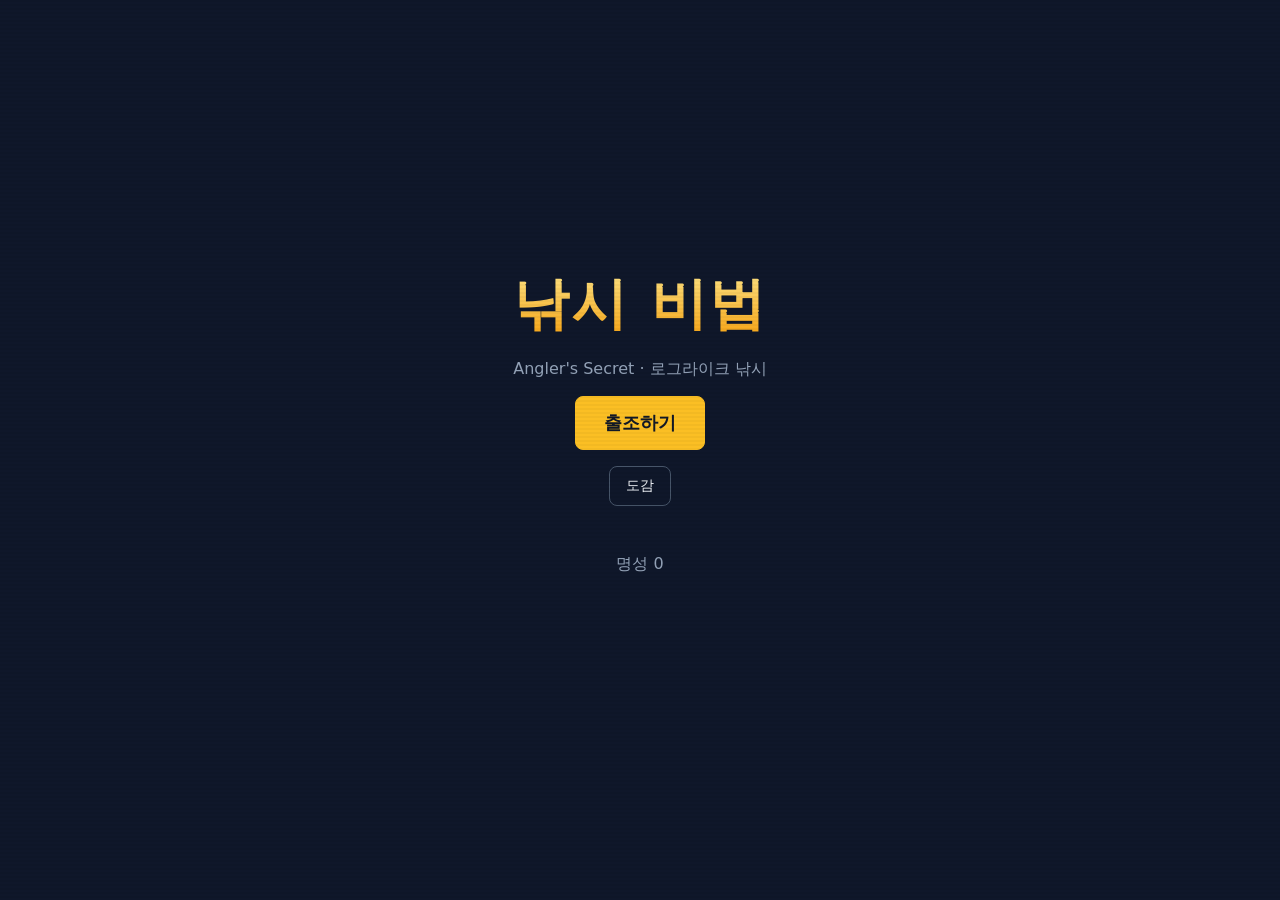
<file: backup/index.html>
<!DOCTYPE html>
<html lang="ko">
<head>
  <meta charset="UTF-8" />
  <meta name="viewport" content="width=device-width, initial-scale=1.0" />
  <title>낚시 비법 — Angler's Secret</title>
  <link rel="stylesheet" href="style.css" />
</head>
<body>
  <main id="app">
    <!-- ============== TITLE ============== -->
    <section id="screen-title" class="screen">
      <div class="title-wrap">
        <h1 class="title-h1">낚시 비법</h1>
        <p class="title-sub">Angler's Secret · 로그라이크 낚시</p>
        <button class="btn btn-primary btn-lg" data-action="goto-meta">출조하기</button>
        <button class="btn btn-ghost" data-action="goto-codex">도감</button>
        <p class="title-foot" id="title-renown">명성 0</p>
      </div>
    </section>

    <!-- ============== META_HUB ============== -->
    <section id="screen-meta" class="screen hidden">
      <header class="hub-header">
        <h2>마을</h2>
        <div class="hub-stats">
          <span>🐟 <strong id="meta-renown">0</strong> 명성</span>
          <span>📖 출조 <strong id="meta-total-runs">0</strong></span>
          <span>🏆 최고 <strong id="meta-best-score">0</strong></span>
        </div>
      </header>
      <div class="hub-grid">
        <button class="hub-card hub-primary" data-action="start-run">
          <span class="hub-icon">🎣</span>
          <span class="hub-title">출조하기</span>
          <span class="hub-desc">15~20분 한 판</span>
        </button>
        <button class="hub-card" data-action="goto-codex">
          <span class="hub-icon">📖</span>
          <span class="hub-title">도감</span>
          <span class="hub-desc" id="meta-codex-count">0 / 13</span>
        </button>
        <button class="hub-card" data-action="goto-shop">
          <span class="hub-icon">🛒</span>
          <span class="hub-title">명성 상점</span>
          <span class="hub-desc">영구 해금</span>
        </button>
        <button class="hub-card" data-action="goto-title">
          <span class="hub-icon">↩</span>
          <span class="hub-title">타이틀</span>
          <span class="hub-desc">돌아가기</span>
        </button>
      </div>
    </section>

    <!-- ============== RUN_MAP (경로) ============== -->
    <section id="screen-run-map" class="screen hidden">
      <header class="run-header">
        <h2 id="run-map-stage-title">스테이지 1 · 동네 방파제</h2>
        <div class="run-stats">
          <span>🎯 <strong id="run-map-target">30</strong></span>
          <span>점수 <strong id="run-map-score">0</strong></span>
          <span>🪱 <strong id="run-map-bait">12</strong></span>
          <span>🔄 <strong id="run-map-reroll">2</strong></span>
        </div>
      </header>
      <div class="path-board" id="path-board"></div>
      <div class="run-map-foot">
        <button class="btn btn-ghost" data-action="goto-meta">포기</button>
      </div>
    </section>

    <!-- ============== NODE FISHING (캐스팅 3단계) ============== -->
    <section id="screen-fishing" class="screen hidden">
      <header class="run-header">
        <h2 id="fishing-stage-title">낚시 중</h2>
        <div class="run-stats">
          <span>🎯 <strong id="fishing-target">30</strong></span>
          <span>점수 <strong id="fishing-score">0</strong></span>
          <span>🪱 <strong id="fishing-bait">12</strong></span>
          <span id="fishing-cast-info">1 / 2 손</span>
        </div>
      </header>
      <div class="fishing-wrap">
        <div id="phase-cast" class="phase-pane">
          <div class="cast-net">
            <div class="cast-net-water"></div>
            <div class="cast-net-circle"></div>
          </div>
          <div class="cast-gauge">
            <div class="cast-gauge-fill" id="cast-fill"></div>
            <div class="cast-gauge-zone" id="cast-zone"></div>
            <div class="cast-gauge-marker" id="cast-marker"></div>
          </div>
          <p class="phase-hint">스페이스바(또는 화면 탭)로 멈추세요</p>
        </div>
        <div id="phase-bite" class="phase-pane hidden">
          <div class="bite-circle"><div class="bite-pulse"></div></div>
          <p class="phase-hint">입질! 스페이스바(또는 탭) 당겨!</p>
        </div>
        <div id="phase-reel" class="phase-pane hidden">
          <div class="reel-area">
            <div class="reel-tension">
              <div class="reel-tension-fill" id="tension-fill"></div>
              <div class="reel-tension-zone" id="tension-zone"></div>
              <div class="reel-tension-tick" id="tension-tick"></div>
            </div>
            <div class="reel-progress"><div class="reel-progress-fill" id="progress-fill"></div></div>
            <div class="reel-state" id="reel-state">대기</div>
            <div class="reel-time" id="reel-time">12.0s</div>
          </div>
          <p class="phase-hint">누르고 있으면 릴 감음 / 떼면 멈춤</p>
        </div>
        <div id="phase-result" class="phase-pane hidden">
          <div class="result-line" id="fish-line">…</div>
          <div class="result-score" id="fish-score">+0</div>
        </div>
      </div>
    </section>

    <!-- ============== CARD REWARD ============== -->
    <section id="screen-reward" class="screen hidden">
      <header class="run-header">
        <h2>비법 카드 선택</h2>
        <div class="run-stats">
          <span>🔄 리롤 <strong id="reward-reroll">2</strong></span>
          <span>슬롯 <strong id="reward-slots">0</strong> / 5</span>
        </div>
      </header>
      <div class="reward-cards" id="reward-cards"></div>
      <div class="reward-foot">
        <button class="btn btn-ghost" data-action="reroll-reward">🔄 리롤 (1토큰)</button>
      </div>
    </section>

    <!-- ============== SHOP (어구점 노드) ============== -->
    <section id="screen-shop" class="screen hidden">
      <header class="run-header">
        <h2>어구점</h2>
        <div class="run-stats">
          <span>🎯 <strong id="shop-target">30</strong></span>
          <span>점수 <strong id="shop-score">0</strong></span>
          <span>🪱 <strong id="shop-bait">12</strong></span>
        </div>
      </header>
      <div class="shop-body" id="shop-body"></div>
      <div class="shop-foot">
        <button class="btn btn-ghost" data-action="reroll-shop">🔄 리롤</button>
        <button class="btn btn-primary" data-action="leave-shop">나가기</button>
      </div>
    </section>

    <!-- ============== META SHOP (명성 상점) ============== -->
    <section id="screen-meta-shop" class="screen hidden">
      <header class="hub-header">
        <h2>명성 상점</h2>
        <div class="hub-stats">
          <span>🐟 <strong id="meta-shop-renown">0</strong></span>
        </div>
      </header>
      <div class="meta-shop-body" id="meta-shop-body"></div>
      <div class="meta-shop-foot">
        <button class="btn btn-ghost" data-action="goto-meta">← 마을</button>
      </div>
    </section>

    <!-- ============== CODEX (도감) ============== -->
    <section id="screen-codex" class="screen hidden">
      <header class="hub-header">
        <h2>도감</h2>
        <div class="hub-stats"><span id="codex-count">0 / 13</span></div>
      </header>
      <div class="codex-grid" id="codex-grid"></div>
      <div class="meta-shop-foot">
        <button class="btn btn-ghost" data-action="goto-meta">← 마을</button>
      </div>
    </section>

    <!-- ============== STAGE_RESULT ============== -->
    <section id="screen-stage-result" class="screen hidden">
      <header class="run-header"><h2 id="stage-result-title">스테이지 결과</h2></header>
      <div class="stage-result-body" id="stage-result-body"></div>
      <div class="stage-result-foot">
        <button class="btn btn-primary" id="stage-result-next">다음 스테이지 →</button>
      </div>
    </section>

    <!-- ============== RUN_RESULT ============== -->
    <section id="screen-run-result" class="screen hidden">
      <header class="run-header"><h2 id="run-result-title">출조 종료</h2></header>
      <div class="run-result-body" id="run-result-body"></div>
      <div class="run-result-foot">
        <button class="btn btn-primary" data-action="ad-revive">📺 광고 보고 부활 (미끼+4)</button>
        <button class="btn btn-ghost" data-action="goto-meta">마을로</button>
      </div>
    </section>

    <!-- ============== Toast ============== -->
    <div id="toast" class="toast hidden"></div>
  </main>

  <script src="data.js"></script>
  <script src="fish-svg.js"></script>
  <script src="game.js"></script>
</body>
</html>
</file>
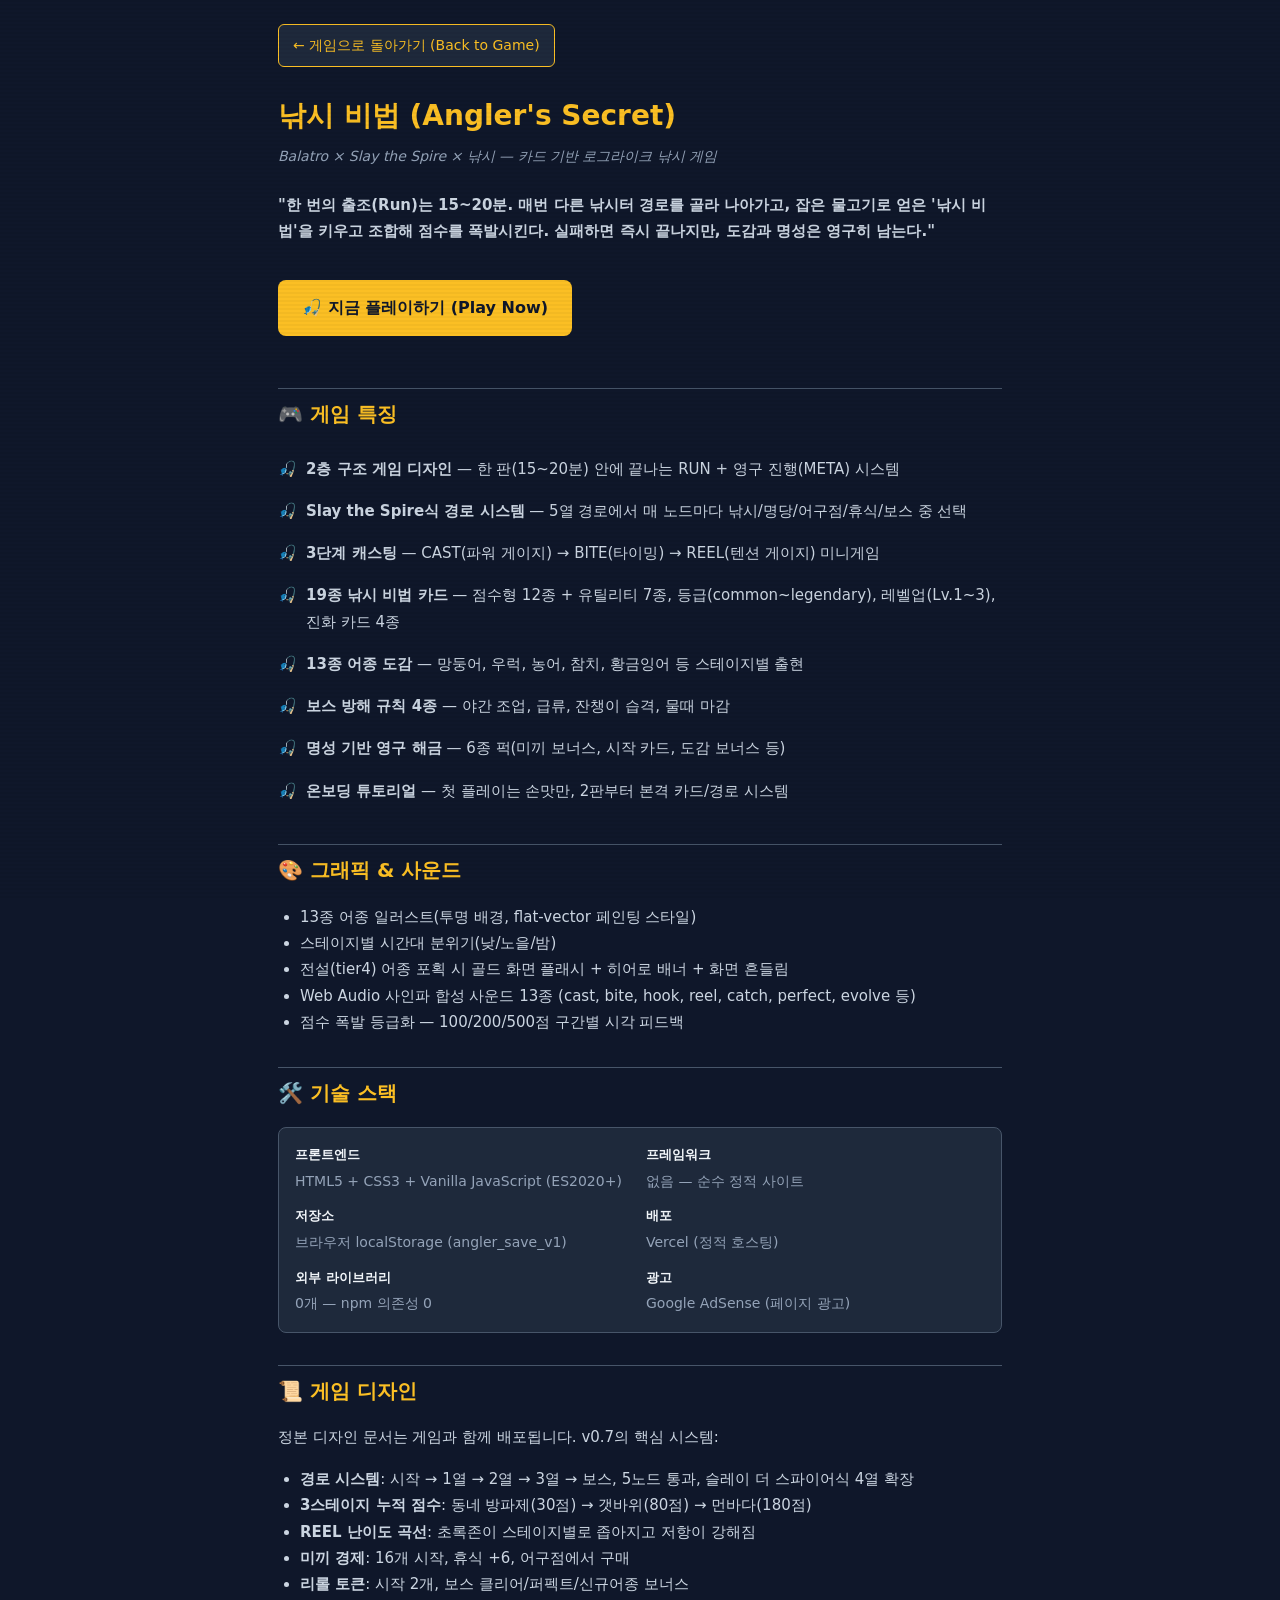
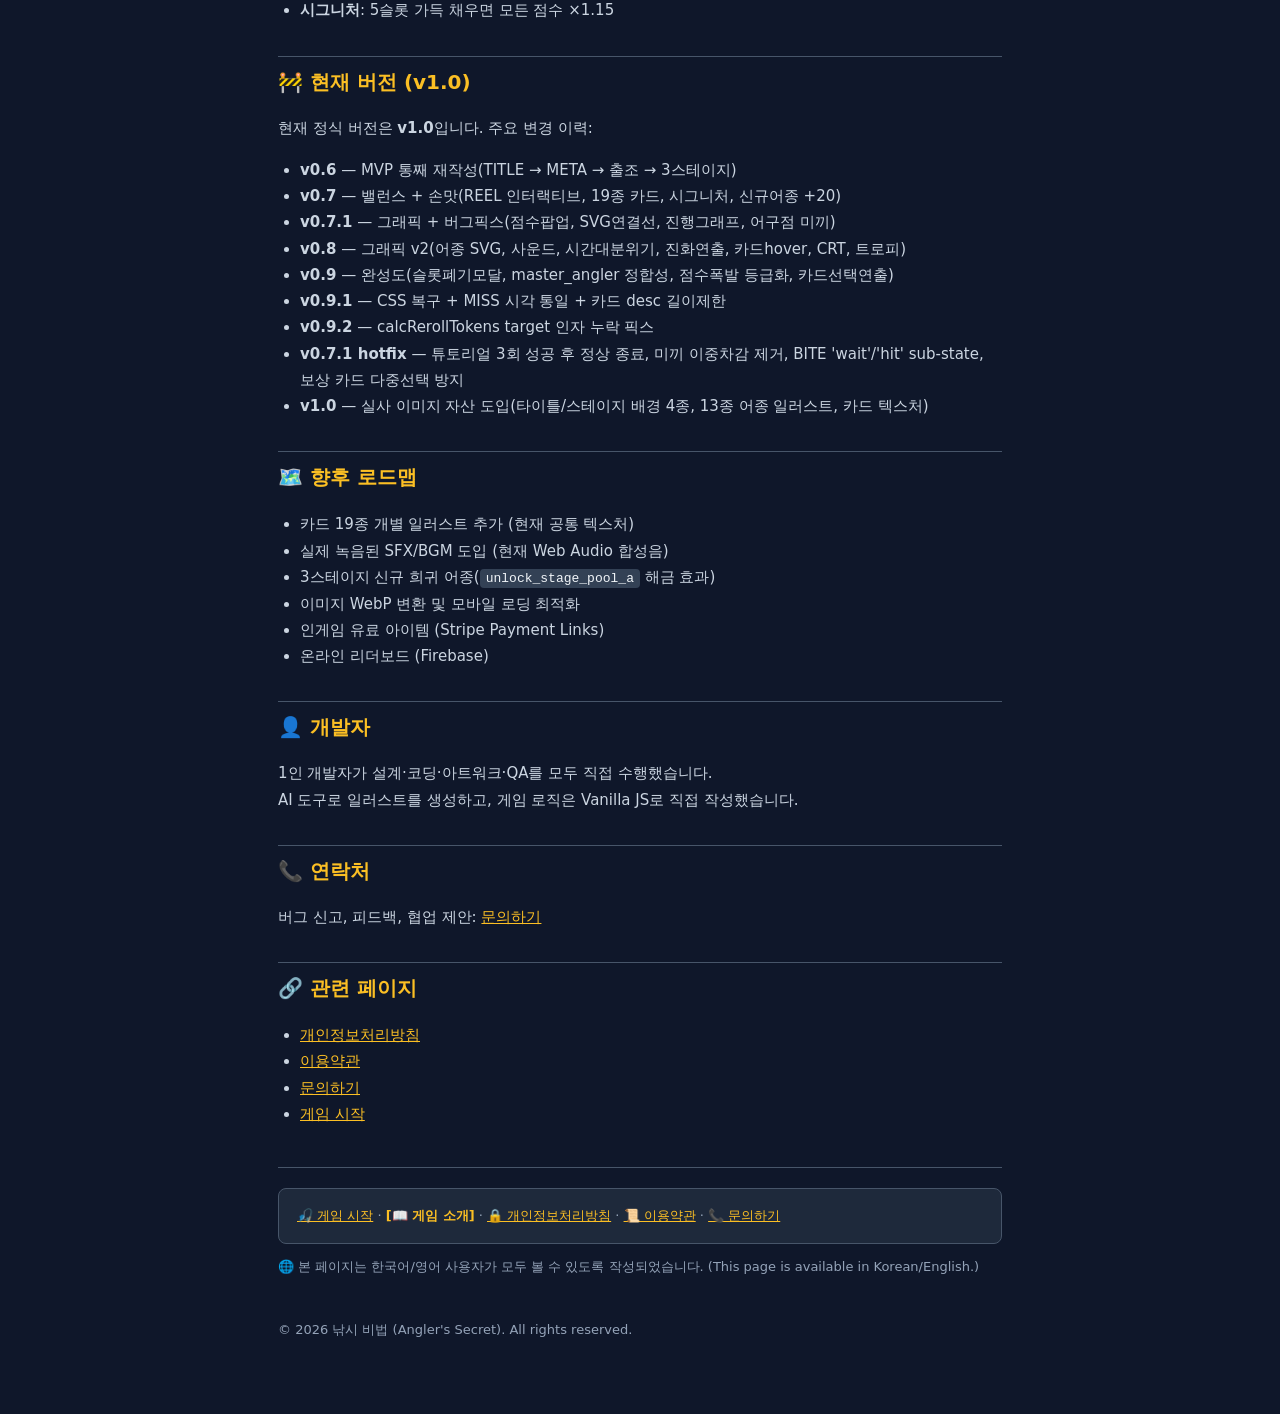
<file: about.html>
<!DOCTYPE html>
<html lang="ko">
<head>
  <meta charset="UTF-8" />
  <meta name="viewport" content="width=device-width, initial-scale=1.0" />
  <meta name="description" content="낚시 비법 (Angler's Secret) — Balatro × Slay the Spire × 낚시. 카드 기반 로그라이크 낚시 게임. 13종 어종, 19종 낚시 비법 카드, 4종 진화, 도감, 명성 상점." />
  <meta name="robots" content="index, follow" />
  <title>낚시 비법 (Angler's Secret) — 로그라이크 낚시 게임 소개</title>
  <link rel="stylesheet" href="style.css" />
  <link rel="canonical" href="./" />
  <style>
    .legal-wrap { max-width: 760px; margin: 0 auto; padding: 24px 18px 60px; color: var(--ink-1); line-height: 1.75; }
    .legal-wrap h1 { color: var(--accent); font-size: 28px; margin: 8px 0 4px; }
    .legal-wrap h2 { color: var(--accent); font-size: 20px; margin: 32px 0 8px; padding-top: 8px; border-top: 1px solid var(--line); }
    .legal-wrap h3 { color: var(--ink-0); font-size: 16px; margin: 18px 0 6px; }
    .legal-wrap p, .legal-wrap li { color: var(--ink-1); font-size: 15px; }
    .legal-wrap ul, .legal-wrap ol { padding-left: 22px; }
    .legal-wrap a { color: var(--accent); text-decoration: underline; }
    .legal-wrap a:hover { color: var(--ink-0); }
    .legal-wrap code { background: var(--bg-2); padding: 2px 6px; border-radius: 4px; font-size: 13px; color: var(--ink-0); }
    .legal-wrap .nav-back { display: inline-block; margin-bottom: 16px; padding: 8px 14px; background: var(--bg-1); color: var(--accent); border: 1px solid var(--accent); border-radius: 6px; text-decoration: none; font-size: 14px; }
    .legal-wrap .nav-back:hover { background: var(--bg-2); }
    .legal-wrap .tagline { color: var(--ink-2); font-size: 14px; margin: 4px 0 24px; font-style: italic; }
    .legal-wrap .cta { display: inline-block; margin: 20px 0; padding: 14px 24px; background: var(--accent); color: var(--bg-0); border-radius: 8px; text-decoration: none; font-weight: 700; font-size: 16px; }
    .legal-wrap .cta:hover { background: #fcd34d; }
    .legal-wrap .feature-list { list-style: none; padding-left: 0; }
    .legal-wrap .feature-list li { padding: 8px 0 8px 28px; position: relative; }
    .legal-wrap .feature-list li::before { content: "🎣"; position: absolute; left: 0; top: 8px; }
    .legal-wrap .meta { display: grid; grid-template-columns: 1fr 1fr; gap: 12px; margin: 16px 0; padding: 16px; background: var(--bg-1); border-radius: 8px; border: 1px solid var(--line); }
    .legal-wrap .meta div { font-size: 14px; color: var(--ink-2); }
    .legal-wrap .meta strong { color: var(--ink-0); display: block; font-size: 13px; margin-bottom: 2px; }
    @media (max-width: 600px) { .legal-wrap .meta { grid-template-columns: 1fr; } }
  </style>
</head>
<body>
  <main class="legal-wrap">
    <a href="./" class="nav-back">← 게임으로 돌아가기 (Back to Game)</a>

    <h1>낚시 비법 (Angler's Secret)</h1>
    <p class="tagline">Balatro × Slay the Spire × 낚시 — 카드 기반 로그라이크 낚시 게임</p>

    <p><strong>"한 번의 출조(Run)는 15~20분. 매번 다른 낚시터 경로를 골라 나아가고, 잡은 물고기로 얻은 '낚시 비법'을 키우고 조합해 점수를 폭발시킨다. 실패하면 즉시 끝나지만, 도감과 명성은 영구히 남는다."</strong></p>

    <a href="./" class="cta">🎣 지금 플레이하기 (Play Now)</a>

    <h2>🎮 게임 특징</h2>
    <ul class="feature-list">
      <li><strong>2층 구조 게임 디자인</strong> — 한 판(15~20분) 안에 끝나는 RUN + 영구 진행(META) 시스템</li>
      <li><strong>Slay the Spire식 경로 시스템</strong> — 5열 경로에서 매 노드마다 낚시/명당/어구점/휴식/보스 중 선택</li>
      <li><strong>3단계 캐스팅</strong> — CAST(파워 게이지) → BITE(타이밍) → REEL(텐션 게이지) 미니게임</li>
      <li><strong>19종 낚시 비법 카드</strong> — 점수형 12종 + 유틸리티 7종, 등급(common~legendary), 레벨업(Lv.1~3), 진화 카드 4종</li>
      <li><strong>13종 어종 도감</strong> — 망둥어, 우럭, 농어, 참치, 황금잉어 등 스테이지별 출현</li>
      <li><strong>보스 방해 규칙 4종</strong> — 야간 조업, 급류, 잔챙이 습격, 물때 마감</li>
      <li><strong>명성 기반 영구 해금</strong> — 6종 퍽(미끼 보너스, 시작 카드, 도감 보너스 등)</li>
      <li><strong>온보딩 튜토리얼</strong> — 첫 플레이는 손맛만, 2판부터 본격 카드/경로 시스템</li>
    </ul>

    <h2>🎨 그래픽 & 사운드</h2>
    <ul>
      <li>13종 어종 일러스트(투명 배경, flat-vector 페인팅 스타일)</li>
      <li>스테이지별 시간대 분위기(낮/노을/밤)</li>
      <li>전설(tier4) 어종 포획 시 골드 화면 플래시 + 히어로 배너 + 화면 흔들림</li>
      <li>Web Audio 사인파 합성 사운드 13종 (cast, bite, hook, reel, catch, perfect, evolve 등)</li>
      <li>점수 폭발 등급화 — 100/200/500점 구간별 시각 피드백</li>
    </ul>

    <h2>🛠️ 기술 스택</h2>
    <div class="meta">
      <div><strong>프론트엔드</strong>HTML5 + CSS3 + Vanilla JavaScript (ES2020+)</div>
      <div><strong>프레임워크</strong>없음 — 순수 정적 사이트</div>
      <div><strong>저장소</strong>브라우저 localStorage (angler_save_v1)</div>
      <div><strong>배포</strong>Vercel (정적 호스팅)</div>
      <div><strong>외부 라이브러리</strong>0개 — npm 의존성 0</div>
      <div><strong>광고</strong>Google AdSense (페이지 광고)</div>
    </div>

    <h2>📜 게임 디자인</h2>
    <p>정본 디자인 문서는 게임과 함께 배포됩니다. v0.7의 핵심 시스템:</p>
    <ul>
      <li><strong>경로 시스템</strong>: 시작 → 1열 → 2열 → 3열 → 보스, 5노드 통과, 슬레이 더 스파이어식 4열 확장</li>
      <li><strong>3스테이지 누적 점수</strong>: 동네 방파제(30점) → 갯바위(80점) → 먼바다(180점)</li>
      <li><strong>REEL 난이도 곡선</strong>: 초록존이 스테이지별로 좁아지고 저항이 강해짐</li>
      <li><strong>미끼 경제</strong>: 16개 시작, 휴식 +6, 어구점에서 구매</li>
      <li><strong>리롤 토큰</strong>: 시작 2개, 보스 클리어/퍼펙트/신규어종 보너스</li>
      <li><strong>시그니처</strong>: 5슬롯 가득 채우면 모든 점수 ×1.15</li>
    </ul>

    <h2>🚧 현재 버전 (v1.0)</h2>
    <p>현재 정식 버전은 <strong>v1.0</strong>입니다. 주요 변경 이력:</p>
    <ul>
      <li><strong>v0.6</strong> — MVP 통째 재작성(TITLE → META → 출조 → 3스테이지)</li>
      <li><strong>v0.7</strong> — 밸런스 + 손맛(REEL 인터랙티브, 19종 카드, 시그니처, 신규어종 +20)</li>
      <li><strong>v0.7.1</strong> — 그래픽 + 버그픽스(점수팝업, SVG연결선, 진행그래프, 어구점 미끼)</li>
      <li><strong>v0.8</strong> — 그래픽 v2(어종 SVG, 사운드, 시간대분위기, 진화연출, 카드hover, CRT, 트로피)</li>
      <li><strong>v0.9</strong> — 완성도(슬롯폐기모달, master_angler 정합성, 점수폭발 등급화, 카드선택연출)</li>
      <li><strong>v0.9.1</strong> — CSS 복구 + MISS 시각 통일 + 카드 desc 길이제한</li>
      <li><strong>v0.9.2</strong> — calcRerollTokens target 인자 누락 픽스</li>
      <li><strong>v0.7.1 hotfix</strong> — 튜토리얼 3회 성공 후 정상 종료, 미끼 이중차감 제거, BITE 'wait'/'hit' sub-state, 보상 카드 다중선택 방지</li>
      <li><strong>v1.0</strong> — 실사 이미지 자산 도입(타이틀/스테이지 배경 4종, 13종 어종 일러스트, 카드 텍스처)</li>
    </ul>

    <h2>🗺️ 향후 로드맵</h2>
    <ul>
      <li>카드 19종 개별 일러스트 추가 (현재 공통 텍스처)</li>
      <li>실제 녹음된 SFX/BGM 도입 (현재 Web Audio 합성음)</li>
      <li>3스테이지 신규 희귀 어종(<code>unlock_stage_pool_a</code> 해금 효과)</li>
      <li>이미지 WebP 변환 및 모바일 로딩 최적화</li>
      <li>인게임 유료 아이템 (Stripe Payment Links)</li>
      <li>온라인 리더보드 (Firebase)</li>
    </ul>

    <h2>👤 개발자</h2>
    <p>1인 개발자가 설계·코딩·아트워크·QA를 모두 직접 수행했습니다.<br />
    AI 도구로 일러스트를 생성하고, 게임 로직은 Vanilla JS로 직접 작성했습니다.</p>

    <h2>📞 연락처</h2>
    <p>버그 신고, 피드백, 협업 제안: <a href="contact.html">문의하기</a></p>

    <h2>🔗 관련 페이지</h2>
    <ul>
      <li><a href="privacy.html">개인정보처리방침</a></li>
      <li><a href="terms.html">이용약관</a></li>
      <li><a href="contact.html">문의하기</a></li>
      <li><a href="./">게임 시작</a></li>
    </ul>

    <p style="margin-top: 40px; font-size: 13px; color: var(--ink-2);">
    <hr style="margin: 40px 0 20px; border: none; border-top: 1px solid var(--line);" />
    <nav style="background: var(--bg-1); border: 1px solid var(--line); border-radius: 8px; padding: 14px 18px; font-size: 13px; line-height: 2; color: var(--ink-2);">
      <a href="./">🎣 게임 시작</a> · <strong style="color: var(--accent);">[📖 게임 소개]</strong> · <a href="privacy.html">🔒 개인정보처리방침</a> · <a href="terms.html">📜 이용약관</a> · <a href="contact.html">📞 문의하기</a>
    </nav>
<p style="font-size: 13px; color: var(--ink-2); margin-top: 12px;">🌐 본 페이지는 한국어/영어 사용자가 모두 볼 수 있도록 작성되었습니다. (This page is available in Korean/English.)</p>
    <p style="margin-top: 40px; font-size: 13px; color: var(--ink-2);">© 2026 낚시 비법 (Angler's Secret). All rights reserved.</p>
  </main>
</body>
</html>
</file>
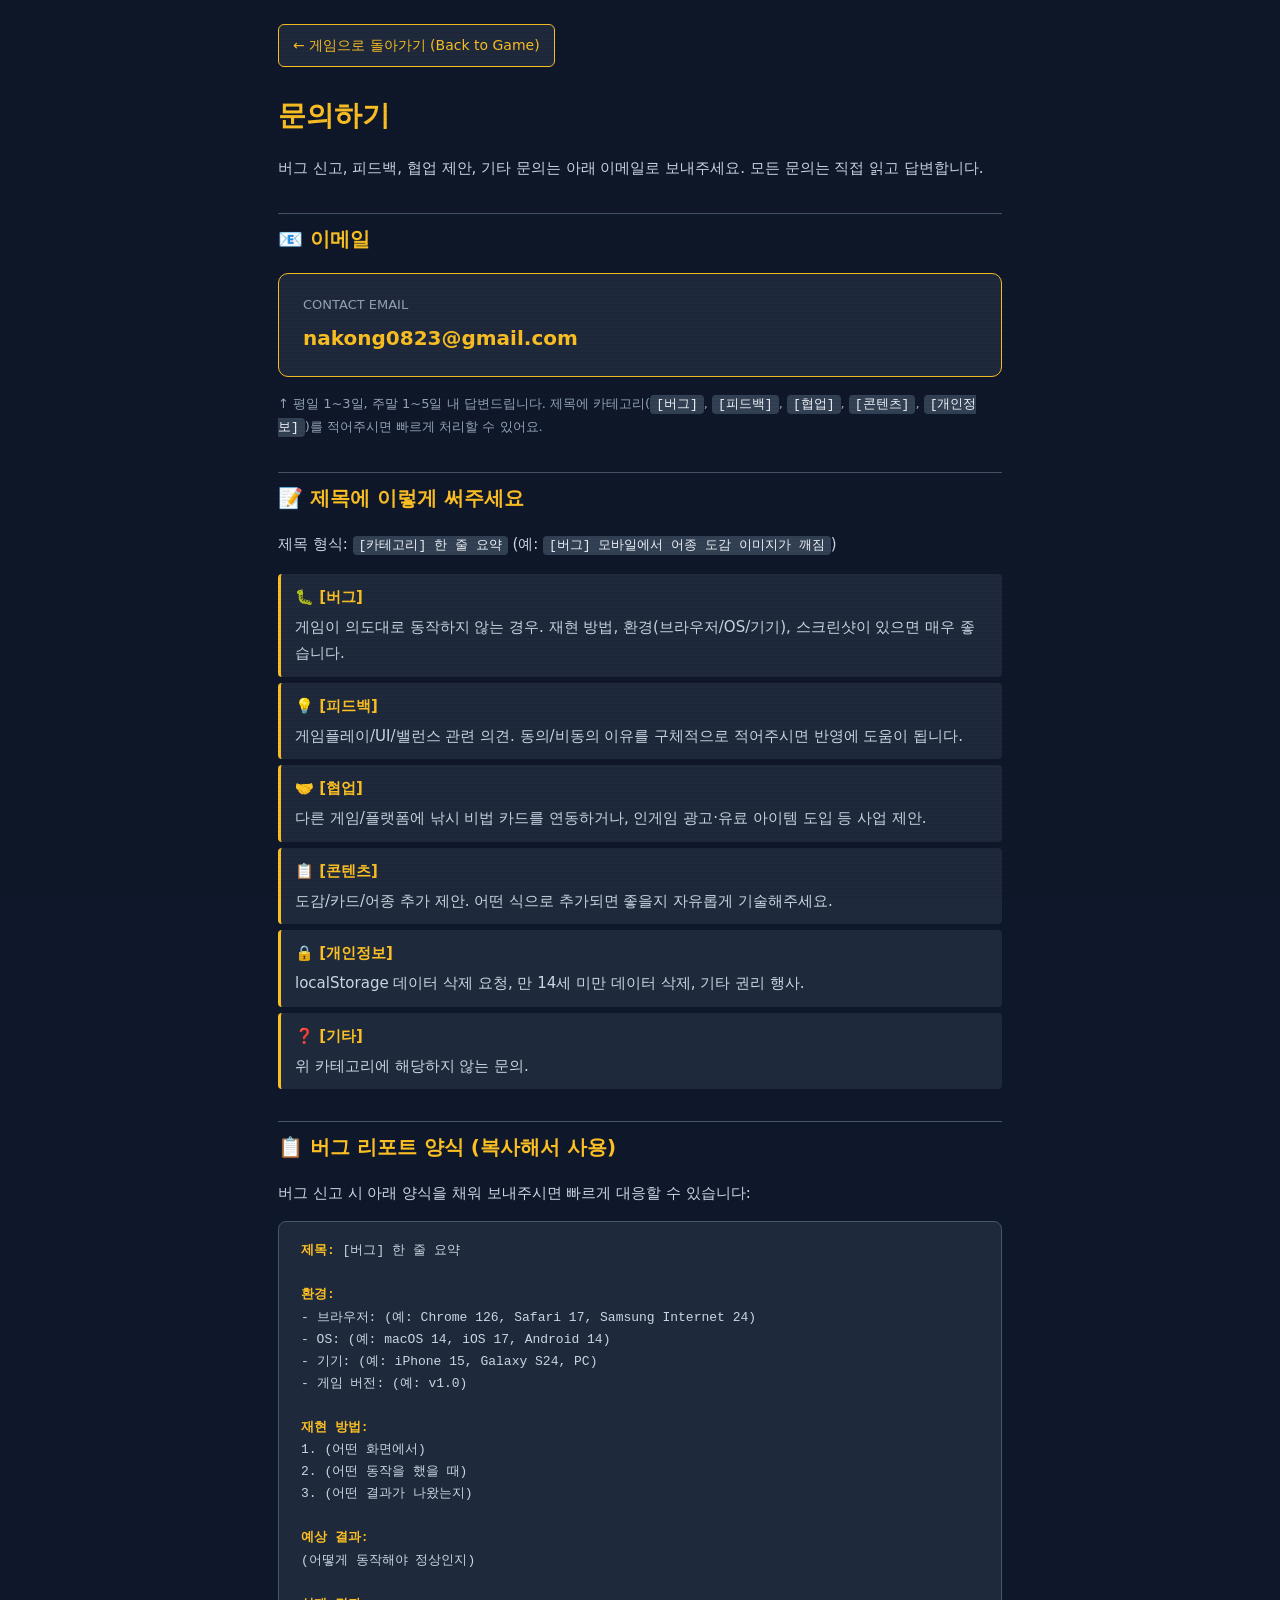
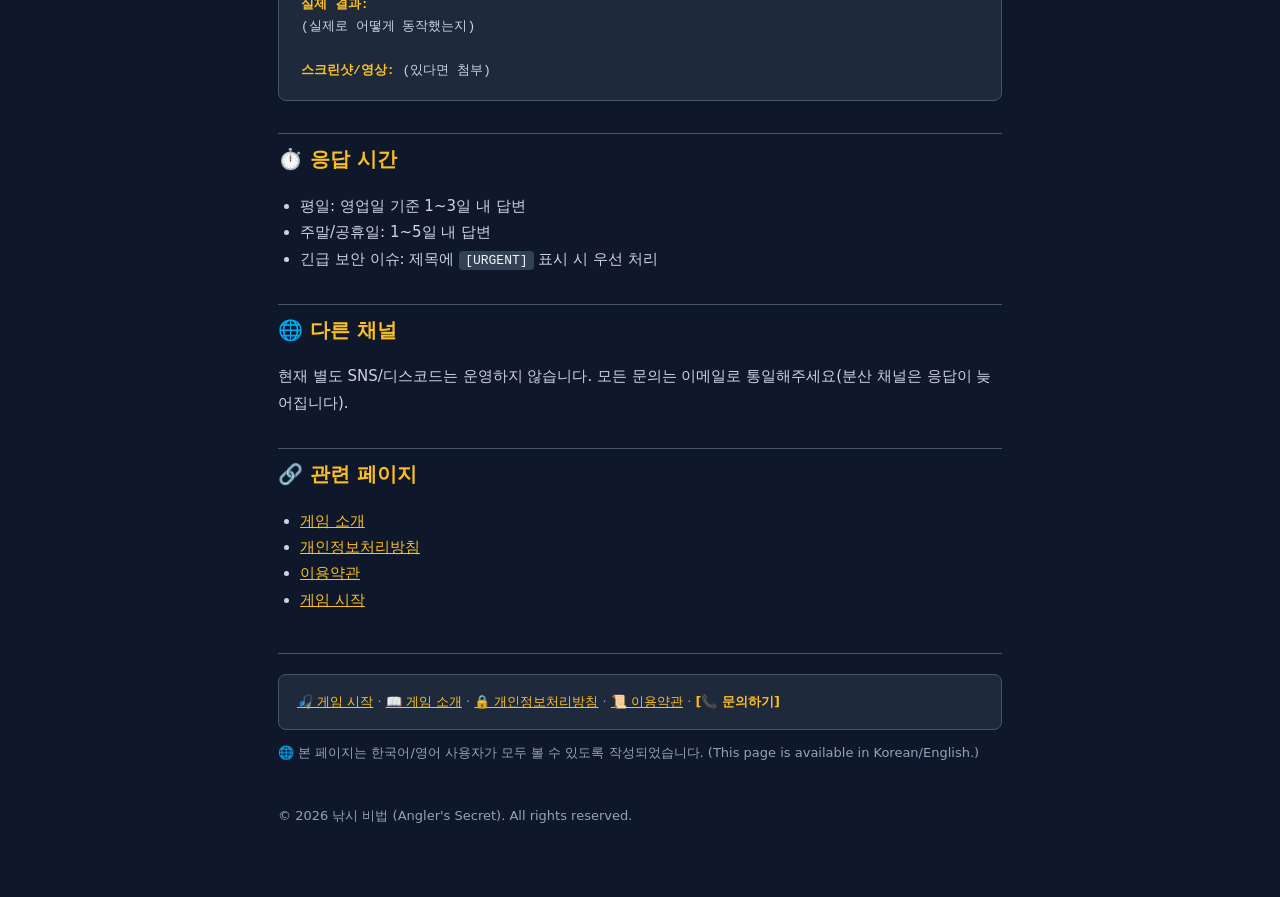
<file: contact.html>
<!DOCTYPE html>
<html lang="ko">
<head>
  <meta charset="UTF-8" />
  <meta name="viewport" content="width=device-width, initial-scale=1.0" />
  <meta name="description" content="낚시 비법 (Angler's Secret) — 문의·피드백·버그 신고. 게임에 대한 의견, 버그 리포트, 협업 제안을 보내주세요." />
  <meta name="robots" content="index, follow" />
  <title>문의하기 — 낚시 비법 (Angler's Secret)</title>
  <link rel="stylesheet" href="style.css" />
  <link rel="canonical" href="./" />
  <style>
    .legal-wrap { max-width: 760px; margin: 0 auto; padding: 24px 18px 60px; color: var(--ink-1); line-height: 1.75; }
    .legal-wrap h1 { color: var(--accent); font-size: 28px; margin: 8px 0 4px; }
    .legal-wrap h2 { color: var(--accent); font-size: 20px; margin: 32px 0 8px; padding-top: 8px; border-top: 1px solid var(--line); }
    .legal-wrap h3 { color: var(--ink-0); font-size: 16px; margin: 18px 0 6px; }
    .legal-wrap p, .legal-wrap li { color: var(--ink-1); font-size: 15px; }
    .legal-wrap ul, .legal-wrap ol { padding-left: 22px; }
    .legal-wrap a { color: var(--accent); text-decoration: underline; }
    .legal-wrap a:hover { color: var(--ink-0); }
    .legal-wrap code { background: var(--bg-2); padding: 2px 6px; border-radius: 4px; font-size: 13px; color: var(--ink-0); }
    .legal-wrap .nav-back { display: inline-block; margin-bottom: 16px; padding: 8px 14px; background: var(--bg-1); color: var(--accent); border: 1px solid var(--accent); border-radius: 6px; text-decoration: none; font-size: 14px; }
    .legal-wrap .nav-back:hover { background: var(--bg-2); }
    .legal-wrap .email-card { padding: 20px 24px; background: var(--bg-1); border: 1px solid var(--accent); border-radius: 10px; margin: 16px 0; }
    .legal-wrap .email-card .label { font-size: 13px; color: var(--ink-2); margin-bottom: 4px; }
    .legal-wrap .email-card .value { font-size: 20px; font-weight: 700; color: var(--accent); }
    .legal-wrap .form-template { background: var(--bg-1); border: 1px solid var(--line); border-radius: 8px; padding: 18px 22px; margin: 12px 0; font-family: monospace; font-size: 13px; line-height: 1.7; color: var(--ink-1); white-space: pre-wrap; word-break: break-all; }
    .legal-wrap .form-template strong { color: var(--accent); }
    .legal-wrap .category-list { list-style: none; padding-left: 0; }
    .legal-wrap .category-list li { padding: 10px 14px; margin: 6px 0; background: var(--bg-1); border-left: 3px solid var(--accent); border-radius: 4px; }
    .legal-wrap .category-list li strong { color: var(--accent); display: block; margin-bottom: 4px; }
  </style>
</head>
<body>
  <main class="legal-wrap">
    <a href="./" class="nav-back">← 게임으로 돌아가기 (Back to Game)</a>

    <h1>문의하기</h1>
    <p>버그 신고, 피드백, 협업 제안, 기타 문의는 아래 이메일로 보내주세요. 모든 문의는 직접 읽고 답변합니다.</p>

    <h2>📧 이메일</h2>
    <div class="email-card">
      <div class="label">CONTACT EMAIL</div>
      <div class="value">nakong0823@gmail.com</div>
    </div>
    <p style="font-size: 13px; color: var(--ink-2);">↑ 평일 1~3일, 주말 1~5일 내 답변드립니다. 제목에 카테고리(<code>[버그]</code>, <code>[피드백]</code>, <code>[협업]</code>, <code>[콘텐츠]</code>, <code>[개인정보]</code>)를 적어주시면 빠르게 처리할 수 있어요.</p>

    <h2>📝 제목에 이렇게 써주세요</h2>
    <p>제목 형식: <code>[카테고리] 한 줄 요약</code> (예: <code>[버그] 모바일에서 어종 도감 이미지가 깨짐</code>)</p>

    <ul class="category-list">
      <li>
        <strong>🐛 [버그]</strong>
        게임이 의도대로 동작하지 않는 경우. 재현 방법, 환경(브라우저/OS/기기), 스크린샷이 있으면 매우 좋습니다.
      </li>
      <li>
        <strong>💡 [피드백]</strong>
        게임플레이/UI/밸런스 관련 의견. 동의/비동의 이유를 구체적으로 적어주시면 반영에 도움이 됩니다.
      </li>
      <li>
        <strong>🤝 [협업]</strong>
        다른 게임/플랫폼에 낚시 비법 카드를 연동하거나, 인게임 광고·유료 아이템 도입 등 사업 제안.
      </li>
      <li>
        <strong>📋 [콘텐츠]</strong>
        도감/카드/어종 추가 제안. 어떤 식으로 추가되면 좋을지 자유롭게 기술해주세요.
      </li>
      <li>
        <strong>🔒 [개인정보]</strong>
        localStorage 데이터 삭제 요청, 만 14세 미만 데이터 삭제, 기타 권리 행사.
      </li>
      <li>
        <strong>❓ [기타]</strong>
        위 카테고리에 해당하지 않는 문의.
      </li>
    </ul>

    <h2>📋 버그 리포트 양식 (복사해서 사용)</h2>
    <p>버그 신고 시 아래 양식을 채워 보내주시면 빠르게 대응할 수 있습니다:</p>
    <div class="form-template"><strong>제목:</strong> [버그] 한 줄 요약

<strong>환경:</strong>
- 브라우저: (예: Chrome 126, Safari 17, Samsung Internet 24)
- OS: (예: macOS 14, iOS 17, Android 14)
- 기기: (예: iPhone 15, Galaxy S24, PC)
- 게임 버전: (예: v1.0)

<strong>재현 방법:</strong>
1. (어떤 화면에서)
2. (어떤 동작을 했을 때)
3. (어떤 결과가 나왔는지)

<strong>예상 결과:</strong>
(어떻게 동작해야 정상인지)

<strong>실제 결과:</strong>
(실제로 어떻게 동작했는지)

<strong>스크린샷/영상:</strong> (있다면 첨부)</div>

    <h2>⏱️ 응답 시간</h2>
    <ul>
      <li>평일: 영업일 기준 1~3일 내 답변</li>
      <li>주말/공휴일: 1~5일 내 답변</li>
      <li>긴급 보안 이슈: 제목에 <code>[URGENT]</code> 표시 시 우선 처리</li>
    </ul>

    <h2>🌐 다른 채널</h2>
    <p>현재 별도 SNS/디스코드는 운영하지 않습니다. 모든 문의는 이메일로 통일해주세요(분산 채널은 응답이 늦어집니다).</p>

    <h2>🔗 관련 페이지</h2>
    <ul>
      <li><a href="about.html">게임 소개</a></li>
      <li><a href="privacy.html">개인정보처리방침</a></li>
      <li><a href="terms.html">이용약관</a></li>
      <li><a href="./">게임 시작</a></li>
    </ul>

    <p style="margin-top: 40px; font-size: 13px; color: var(--ink-2);">
    <hr style="margin: 40px 0 20px; border: none; border-top: 1px solid var(--line);" />
    <nav style="background: var(--bg-1); border: 1px solid var(--line); border-radius: 8px; padding: 14px 18px; font-size: 13px; line-height: 2; color: var(--ink-2);">
      <a href="./">🎣 게임 시작</a> · <a href="about.html">📖 게임 소개</a> · <a href="privacy.html">🔒 개인정보처리방침</a> · <a href="terms.html">📜 이용약관</a> · <strong style="color: var(--accent);">[📞 문의하기]</strong>
    </nav>
<p style="font-size: 13px; color: var(--ink-2); margin-top: 12px;">🌐 본 페이지는 한국어/영어 사용자가 모두 볼 수 있도록 작성되었습니다. (This page is available in Korean/English.)</p>
    <p style="margin-top: 40px; font-size: 13px; color: var(--ink-2);">© 2026 낚시 비법 (Angler's Secret). All rights reserved.</p>
  </main>
</body>
</html>
</file>
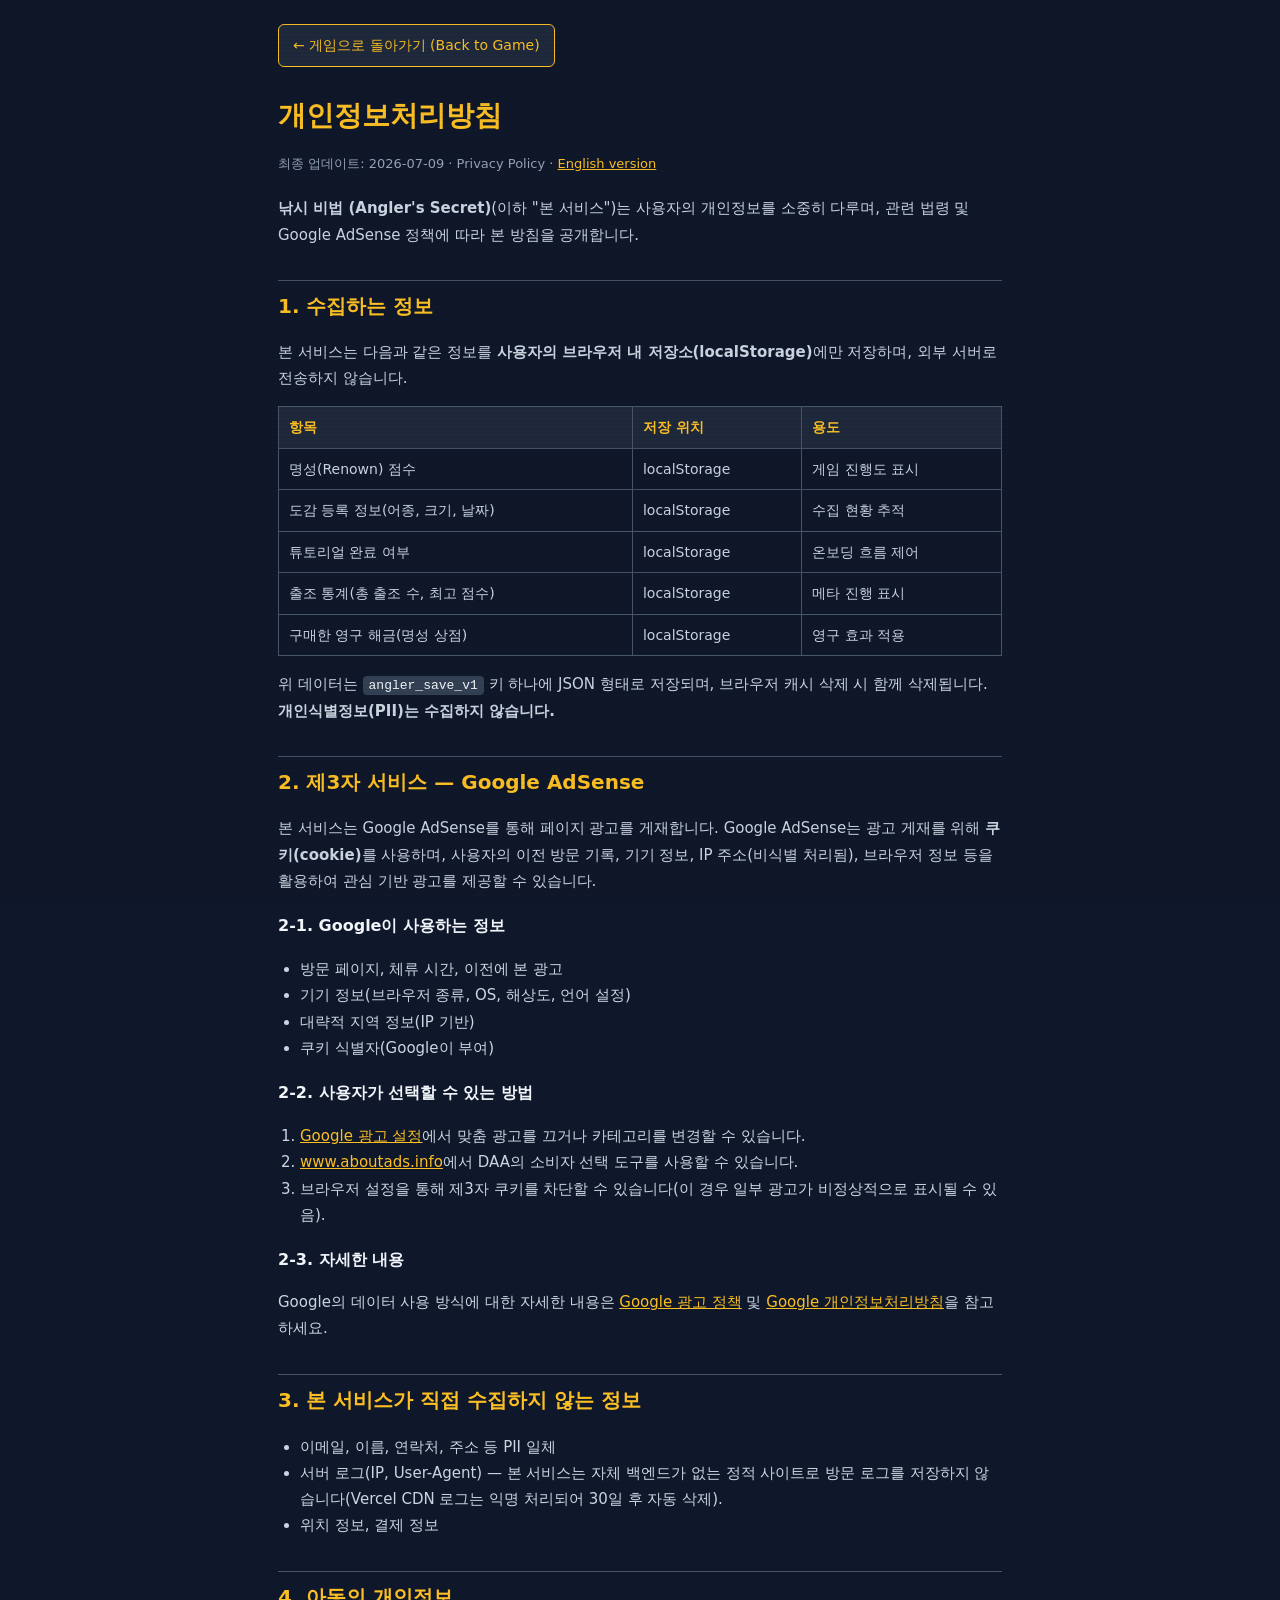
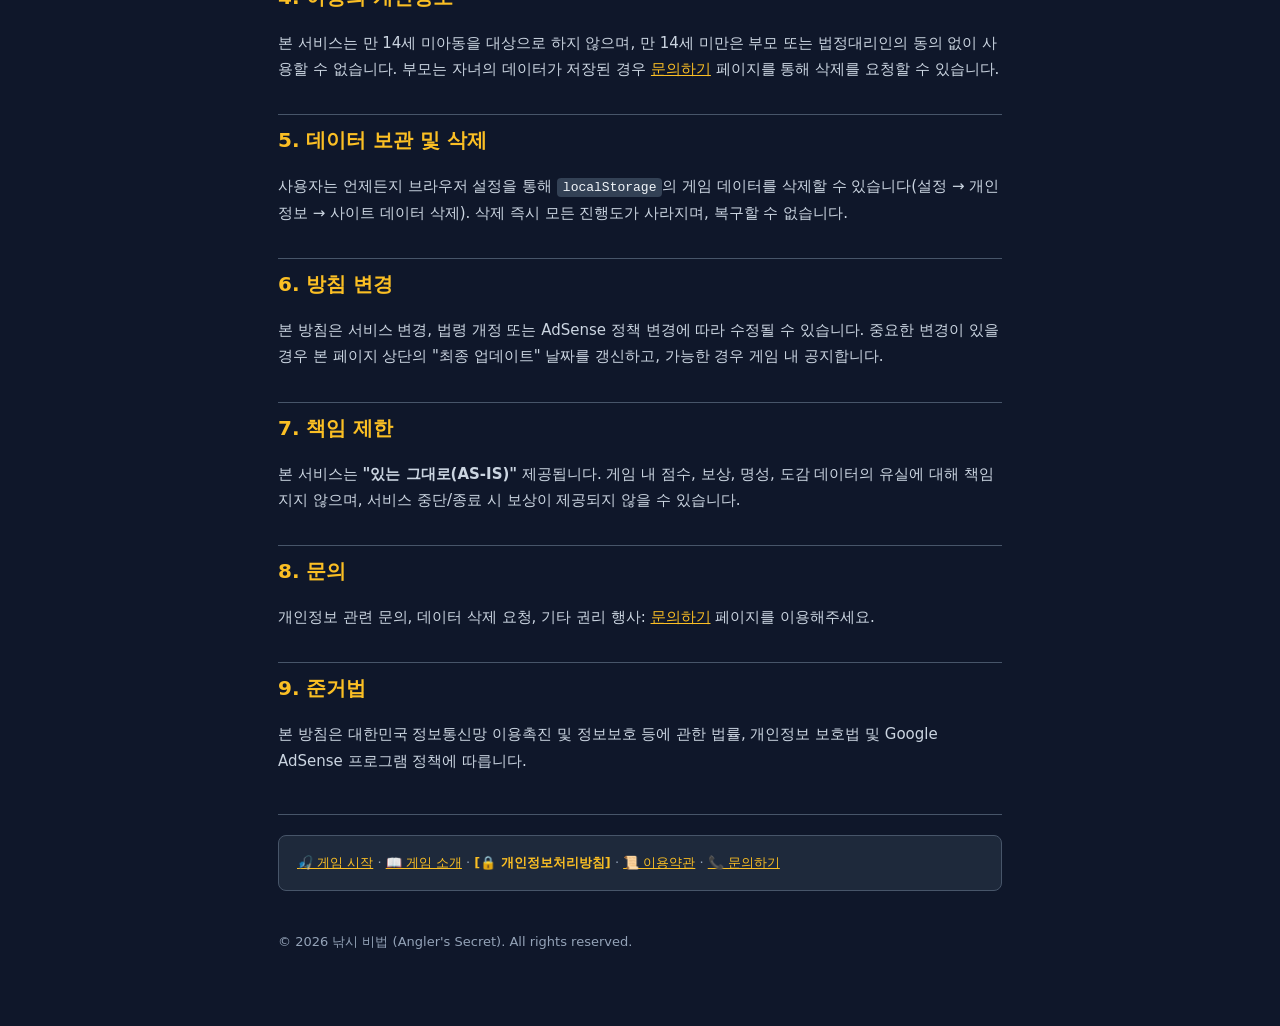
<file: privacy.html>
<!DOCTYPE html>
<html lang="ko">
<head>
  <meta charset="UTF-8" />
  <meta name="viewport" content="width=device-width, initial-scale=1.0" />
  <meta name="description" content="낚시 비법 (Angler's Secret) — 개인정보처리방침. 게임 진행 데이터는 사용자의 브라우저에만 저장되며, Google AdSense 광고 쿠키가 사용됩니다." />
  <meta name="robots" content="index, follow" />
  <title>개인정보처리방침 — 낚시 비법 (Angler's Secret)</title>
  <link rel="stylesheet" href="style.css" />
  <link rel="canonical" href="./" />
  <style>
    .legal-wrap { max-width: 760px; margin: 0 auto; padding: 24px 18px 60px; color: var(--ink-1); line-height: 1.75; }
    .legal-wrap h1 { color: var(--accent); font-size: 28px; margin: 8px 0 4px; }
    .legal-wrap h2 { color: var(--accent); font-size: 20px; margin: 32px 0 8px; padding-top: 8px; border-top: 1px solid var(--line); }
    .legal-wrap h3 { color: var(--ink-0); font-size: 16px; margin: 18px 0 6px; }
    .legal-wrap p, .legal-wrap li { color: var(--ink-1); font-size: 15px; }
    .legal-wrap ul, .legal-wrap ol { padding-left: 22px; }
    .legal-wrap .updated { color: var(--ink-2); font-size: 13px; margin-bottom: 20px; }
    .legal-wrap a { color: var(--accent); text-decoration: underline; }
    .legal-wrap a:hover { color: var(--ink-0); }
    .legal-wrap code { background: var(--bg-2); padding: 2px 6px; border-radius: 4px; font-size: 13px; color: var(--ink-0); }
    .legal-wrap .nav-back { display: inline-block; margin-bottom: 16px; padding: 8px 14px; background: var(--bg-1); color: var(--accent); border: 1px solid var(--accent); border-radius: 6px; text-decoration: none; font-size: 14px; }
    .legal-wrap .nav-back:hover { background: var(--bg-2); }
    .legal-wrap table { width: 100%; border-collapse: collapse; margin: 12px 0; font-size: 14px; }
    .legal-wrap th, .legal-wrap td { border: 1px solid var(--line); padding: 8px 10px; text-align: left; color: var(--ink-1); }
    .legal-wrap th { background: var(--bg-1); color: var(--accent); }
  </style>
</head>
<body>
  <main class="legal-wrap">
    <a href="./" class="nav-back">← 게임으로 돌아가기 (Back to Game)</a>
    <h1>개인정보처리방침</h1>
    <p class="updated">최종 업데이트: 2026-07-09 · Privacy Policy · <a href="?lang=en" id="lang-toggle-link">English version</a></p>

    <p><strong>낚시 비법 (Angler's Secret)</strong>(이하 "본 서비스")는 사용자의 개인정보를 소중히 다루며, 관련 법령 및 Google AdSense 정책에 따라 본 방침을 공개합니다.</p>

    <h2>1. 수집하는 정보</h2>
    <p>본 서비스는 다음과 같은 정보를 <strong>사용자의 브라우저 내 저장소(localStorage)</strong>에만 저장하며, 외부 서버로 전송하지 않습니다.</p>

    <table>
      <thead>
        <tr><th>항목</th><th>저장 위치</th><th>용도</th></tr>
      </thead>
      <tbody>
        <tr><td>명성(Renown) 점수</td><td>localStorage</td><td>게임 진행도 표시</td></tr>
        <tr><td>도감 등록 정보(어종, 크기, 날짜)</td><td>localStorage</td><td>수집 현황 추적</td></tr>
        <tr><td>튜토리얼 완료 여부</td><td>localStorage</td><td>온보딩 흐름 제어</td></tr>
        <tr><td>출조 통계(총 출조 수, 최고 점수)</td><td>localStorage</td><td>메타 진행 표시</td></tr>
        <tr><td>구매한 영구 해금(명성 상점)</td><td>localStorage</td><td>영구 효과 적용</td></tr>
      </tbody>
    </table>

    <p>위 데이터는 <code>angler_save_v1</code> 키 하나에 JSON 형태로 저장되며, 브라우저 캐시 삭제 시 함께 삭제됩니다. <strong>개인식별정보(PII)는 수집하지 않습니다.</strong></p>

    <h2>2. 제3자 서비스 — Google AdSense</h2>
    <p>본 서비스는 Google AdSense를 통해 페이지 광고를 게재합니다. Google AdSense는 광고 게재를 위해 <strong>쿠키(cookie)</strong>를 사용하며, 사용자의 이전 방문 기록, 기기 정보, IP 주소(비식별 처리됨), 브라우저 정보 등을 활용하여 관심 기반 광고를 제공할 수 있습니다.</p>

    <h3>2-1. Google이 사용하는 정보</h3>
    <ul>
      <li>방문 페이지, 체류 시간, 이전에 본 광고</li>
      <li>기기 정보(브라우저 종류, OS, 해상도, 언어 설정)</li>
      <li>대략적 지역 정보(IP 기반)</li>
      <li>쿠키 식별자(Google이 부여)</li>
    </ul>

    <h3>2-2. 사용자가 선택할 수 있는 방법</h3>
    <ol>
      <li><a href="https://adssettings.google.com/authenticated" target="_blank" rel="noopener">Google 광고 설정</a>에서 맞춤 광고를 끄거나 카테고리를 변경할 수 있습니다.</li>
      <li><a href="https://www.aboutads.info" target="_blank" rel="noopener">www.aboutads.info</a>에서 DAA의 소비자 선택 도구를 사용할 수 있습니다.</li>
      <li>브라우저 설정을 통해 제3자 쿠키를 차단할 수 있습니다(이 경우 일부 광고가 비정상적으로 표시될 수 있음).</li>
    </ol>

    <h3>2-3. 자세한 내용</h3>
    <p>Google의 데이터 사용 방식에 대한 자세한 내용은 <a href="https://policies.google.com/technologies/ads" target="_blank" rel="noopener">Google 광고 정책</a> 및 <a href="https://policies.google.com/privacy" target="_blank" rel="noopener">Google 개인정보처리방침</a>을 참고하세요.</p>

    <h2>3. 본 서비스가 직접 수집하지 않는 정보</h2>
    <ul>
      <li>이메일, 이름, 연락처, 주소 등 PII 일체</li>
      <li>서버 로그(IP, User-Agent) — 본 서비스는 자체 백엔드가 없는 정적 사이트로 방문 로그를 저장하지 않습니다(Vercel CDN 로그는 익명 처리되어 30일 후 자동 삭제).</li>
      <li>위치 정보, 결제 정보</li>
    </ul>

    <h2>4. 아동의 개인정보</h2>
    <p>본 서비스는 만 14세 미아동을 대상으로 하지 않으며, 만 14세 미만은 부모 또는 법정대리인의 동의 없이 사용할 수 없습니다. 부모는 자녀의 데이터가 저장된 경우 <a href="contact.html">문의하기</a> 페이지를 통해 삭제를 요청할 수 있습니다.</p>

    <h2>5. 데이터 보관 및 삭제</h2>
    <p>사용자는 언제든지 브라우저 설정을 통해 <code>localStorage</code>의 게임 데이터를 삭제할 수 있습니다(설정 → 개인정보 → 사이트 데이터 삭제). 삭제 즉시 모든 진행도가 사라지며, 복구할 수 없습니다.</p>

    <h2>6. 방침 변경</h2>
    <p>본 방침은 서비스 변경, 법령 개정 또는 AdSense 정책 변경에 따라 수정될 수 있습니다. 중요한 변경이 있을 경우 본 페이지 상단의 "최종 업데이트" 날짜를 갱신하고, 가능한 경우 게임 내 공지합니다.</p>

    <h2>7. 책임 제한</h2>
    <p>본 서비스는 <strong>"있는 그대로(AS-IS)"</strong> 제공됩니다. 게임 내 점수, 보상, 명성, 도감 데이터의 유실에 대해 책임지지 않으며, 서비스 중단/종료 시 보상이 제공되지 않을 수 있습니다.</p>

    <h2>8. 문의</h2>
    <p>개인정보 관련 문의, 데이터 삭제 요청, 기타 권리 행사: <a href="contact.html">문의하기</a> 페이지를 이용해주세요.</p>

    <h2>9. 준거법</h2>
    <p>본 방침은 대한민국 정보통신망 이용촉진 및 정보보호 등에 관한 법률, 개인정보 보호법 및 Google AdSense 프로그램 정책에 따릅니다.</p>

    <p style="margin-top: 40px; font-size: 13px; color: var(--ink-2);">
    <hr style="margin: 40px 0 20px; border: none; border-top: 1px solid var(--line);" />
    <nav style="background: var(--bg-1); border: 1px solid var(--line); border-radius: 8px; padding: 14px 18px; font-size: 13px; line-height: 2; color: var(--ink-2);">
      <a href="./">🎣 게임 시작</a> · <a href="about.html">📖 게임 소개</a> · <strong style="color: var(--accent);">[🔒 개인정보처리방침]</strong> · <a href="terms.html">📜 이용약관</a> · <a href="contact.html">📞 문의하기</a>
    </nav>

    <p style="margin-top: 40px; font-size: 13px; color: var(--ink-2);">© 2026 낚시 비법 (Angler's Secret). All rights reserved.</p>
  </main>
</body>
</html>
</file>
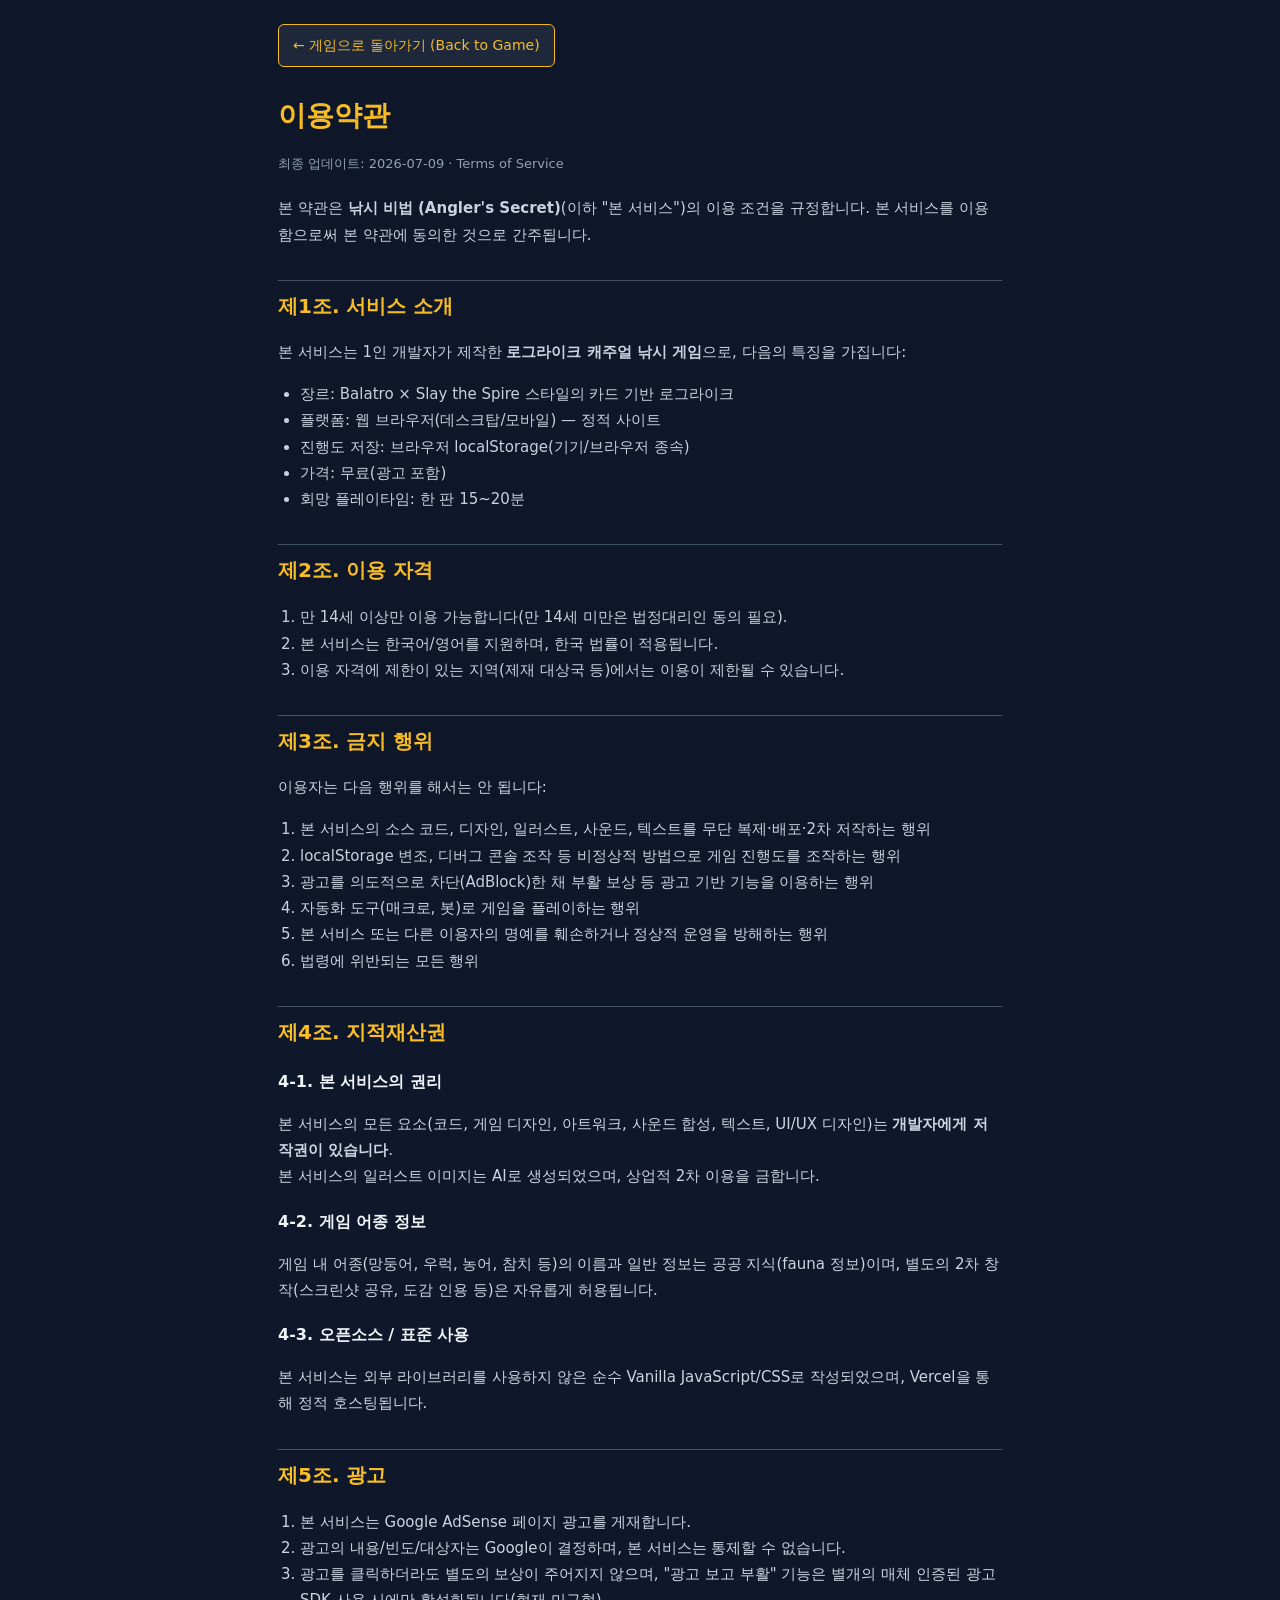
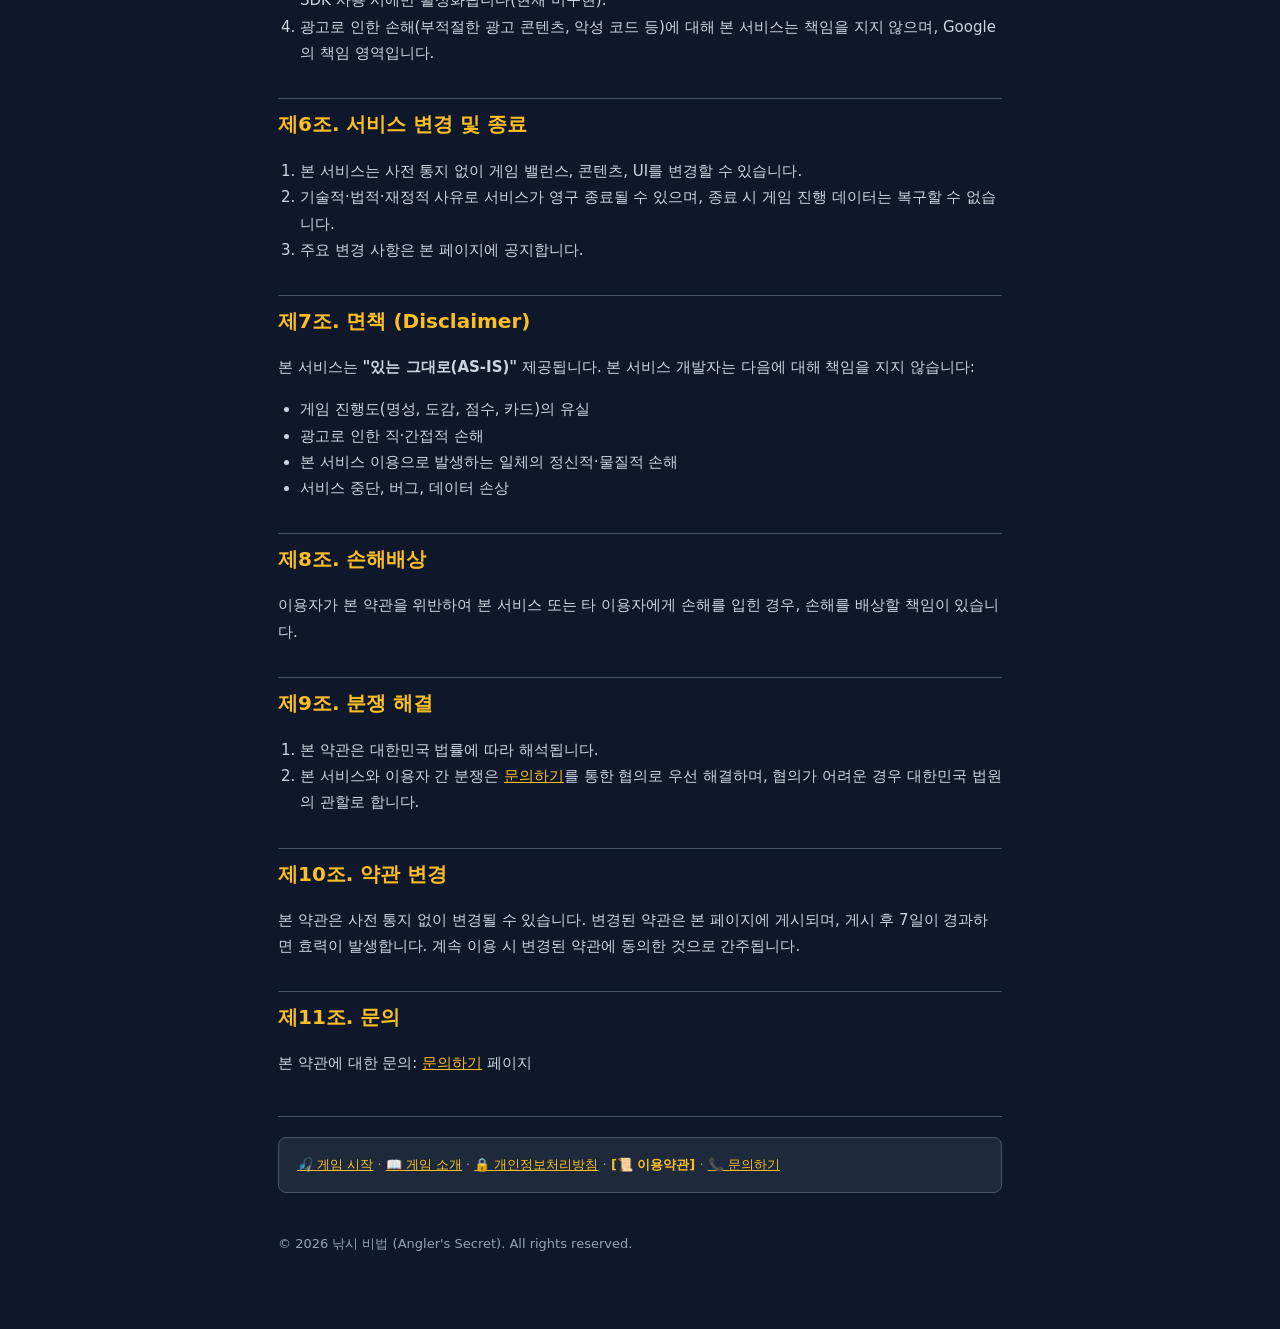
<file: terms.html>
<!DOCTYPE html>
<html lang="ko">
<head>
  <meta charset="UTF-8" />
  <meta name="viewport" content="width=device-width, initial-scale=1.0" />
  <meta name="description" content="낚시 비법 (Angler's Secret) — 이용약관. 로그라이크 낚시 캐주얼 게임의 사용 조건, 금지 행위, 면책, 지적재산권 안내." />
  <meta name="robots" content="index, follow" />
  <title>이용약관 — 낚시 비법 (Angler's Secret)</title>
  <link rel="stylesheet" href="style.css" />
  <link rel="canonical" href="./" />
  <style>
    .legal-wrap { max-width: 760px; margin: 0 auto; padding: 24px 18px 60px; color: var(--ink-1); line-height: 1.75; }
    .legal-wrap h1 { color: var(--accent); font-size: 28px; margin: 8px 0 4px; }
    .legal-wrap h2 { color: var(--accent); font-size: 20px; margin: 32px 0 8px; padding-top: 8px; border-top: 1px solid var(--line); }
    .legal-wrap h3 { color: var(--ink-0); font-size: 16px; margin: 18px 0 6px; }
    .legal-wrap p, .legal-wrap li { color: var(--ink-1); font-size: 15px; }
    .legal-wrap ul, .legal-wrap ol { padding-left: 22px; }
    .legal-wrap .updated { color: var(--ink-2); font-size: 13px; margin-bottom: 20px; }
    .legal-wrap a { color: var(--accent); text-decoration: underline; }
    .legal-wrap a:hover { color: var(--ink-0); }
    .legal-wrap code { background: var(--bg-2); padding: 2px 6px; border-radius: 4px; font-size: 13px; color: var(--ink-0); }
    .legal-wrap .nav-back { display: inline-block; margin-bottom: 16px; padding: 8px 14px; background: var(--bg-1); color: var(--accent); border: 1px solid var(--accent); border-radius: 6px; text-decoration: none; font-size: 14px; }
    .legal-wrap .nav-back:hover { background: var(--bg-2); }
  </style>
</head>
<body>
  <main class="legal-wrap">
    <a href="./" class="nav-back">← 게임으로 돌아가기 (Back to Game)</a>
    <h1>이용약관</h1>
    <p class="updated">최종 업데이트: 2026-07-09 · Terms of Service</p>

    <p>본 약관은 <strong>낚시 비법 (Angler's Secret)</strong>(이하 "본 서비스")의 이용 조건을 규정합니다. 본 서비스를 이용함으로써 본 약관에 동의한 것으로 간주됩니다.</p>

    <h2>제1조. 서비스 소개</h2>
    <p>본 서비스는 1인 개발자가 제작한 <strong>로그라이크 캐주얼 낚시 게임</strong>으로, 다음의 특징을 가집니다:</p>
    <ul>
      <li>장르: Balatro × Slay the Spire 스타일의 카드 기반 로그라이크</li>
      <li>플랫폼: 웹 브라우저(데스크탑/모바일) — 정적 사이트</li>
      <li>진행도 저장: 브라우저 localStorage(기기/브라우저 종속)</li>
      <li>가격: 무료(광고 포함)</li>
      <li>회망 플레이타임: 한 판 15~20분</li>
    </ul>

    <h2>제2조. 이용 자격</h2>
    <ol>
      <li>만 14세 이상만 이용 가능합니다(만 14세 미만은 법정대리인 동의 필요).</li>
      <li>본 서비스는 한국어/영어를 지원하며, 한국 법률이 적용됩니다.</li>
      <li>이용 자격에 제한이 있는 지역(제재 대상국 등)에서는 이용이 제한될 수 있습니다.</li>
    </ol>

    <h2>제3조. 금지 행위</h2>
    <p>이용자는 다음 행위를 해서는 안 됩니다:</p>
    <ol>
      <li>본 서비스의 소스 코드, 디자인, 일러스트, 사운드, 텍스트를 무단 복제·배포·2차 저작하는 행위</li>
      <li>localStorage 변조, 디버그 콘솔 조작 등 비정상적 방법으로 게임 진행도를 조작하는 행위</li>
      <li>광고를 의도적으로 차단(AdBlock)한 채 부활 보상 등 광고 기반 기능을 이용하는 행위</li>
      <li>자동화 도구(매크로, 봇)로 게임을 플레이하는 행위</li>
      <li>본 서비스 또는 다른 이용자의 명예를 훼손하거나 정상적 운영을 방해하는 행위</li>
      <li>법령에 위반되는 모든 행위</li>
    </ol>

    <h2>제4조. 지적재산권</h2>
    <h3>4-1. 본 서비스의 권리</h3>
    <p>본 서비스의 모든 요소(코드, 게임 디자인, 아트워크, 사운드 합성, 텍스트, UI/UX 디자인)는 <strong>개발자에게 저작권이 있습니다</strong>.<br />
    본 서비스의 일러스트 이미지는 AI로 생성되었으며, 상업적 2차 이용을 금합니다.</p>

    <h3>4-2. 게임 어종 정보</h3>
    <p>게임 내 어종(망둥어, 우럭, 농어, 참치 등)의 이름과 일반 정보는 공공 지식(fauna 정보)이며, 별도의 2차 창작(스크린샷 공유, 도감 인용 등)은 자유롭게 허용됩니다.</p>

    <h3>4-3. 오픈소스 / 표준 사용</h3>
    <p>본 서비스는 외부 라이브러리를 사용하지 않은 순수 Vanilla JavaScript/CSS로 작성되었으며, Vercel을 통해 정적 호스팅됩니다.</p>

    <h2>제5조. 광고</h2>
    <ol>
      <li>본 서비스는 Google AdSense 페이지 광고를 게재합니다.</li>
      <li>광고의 내용/빈도/대상자는 Google이 결정하며, 본 서비스는 통제할 수 없습니다.</li>
      <li>광고를 클릭하더라도 별도의 보상이 주어지지 않으며, "광고 보고 부활" 기능은 별개의 매체 인증된 광고 SDK 사용 시에만 활성화됩니다(현재 미구현).</li>
      <li>광고로 인한 손해(부적절한 광고 콘텐츠, 악성 코드 등)에 대해 본 서비스는 책임을 지지 않으며, Google의 책임 영역입니다.</li>
    </ol>

    <h2>제6조. 서비스 변경 및 종료</h2>
    <ol>
      <li>본 서비스는 사전 통지 없이 게임 밸런스, 콘텐츠, UI를 변경할 수 있습니다.</li>
      <li>기술적·법적·재정적 사유로 서비스가 영구 종료될 수 있으며, 종료 시 게임 진행 데이터는 복구할 수 없습니다.</li>
      <li>주요 변경 사항은 본 페이지에 공지합니다.</li>
    </ol>

    <h2>제7조. 면책 (Disclaimer)</h2>
    <p>본 서비스는 <strong>"있는 그대로(AS-IS)"</strong> 제공됩니다. 본 서비스 개발자는 다음에 대해 책임을 지지 않습니다:</p>
    <ul>
      <li>게임 진행도(명성, 도감, 점수, 카드)의 유실</li>
      <li>광고로 인한 직·간접적 손해</li>
      <li>본 서비스 이용으로 발생하는 일체의 정신적·물질적 손해</li>
      <li>서비스 중단, 버그, 데이터 손상</li>
    </ul>

    <h2>제8조. 손해배상</h2>
    <p>이용자가 본 약관을 위반하여 본 서비스 또는 타 이용자에게 손해를 입힌 경우, 손해를 배상할 책임이 있습니다.</p>

    <h2>제9조. 분쟁 해결</h2>
    <ol>
      <li>본 약관은 대한민국 법률에 따라 해석됩니다.</li>
      <li>본 서비스와 이용자 간 분쟁은 <a href="contact.html">문의하기</a>를 통한 협의로 우선 해결하며, 협의가 어려운 경우 대한민국 법원의 관할로 합니다.</li>
    </ol>

    <h2>제10조. 약관 변경</h2>
    <p>본 약관은 사전 통지 없이 변경될 수 있습니다. 변경된 약관은 본 페이지에 게시되며, 게시 후 7일이 경과하면 효력이 발생합니다. 계속 이용 시 변경된 약관에 동의한 것으로 간주됩니다.</p>

    <h2>제11조. 문의</h2>
    <p>본 약관에 대한 문의: <a href="contact.html">문의하기</a> 페이지</p>

    <p style="margin-top: 40px; font-size: 13px; color: var(--ink-2);">
    <hr style="margin: 40px 0 20px; border: none; border-top: 1px solid var(--line);" />
    <nav style="background: var(--bg-1); border: 1px solid var(--line); border-radius: 8px; padding: 14px 18px; font-size: 13px; line-height: 2; color: var(--ink-2);">
      <a href="./">🎣 게임 시작</a> · <a href="about.html">📖 게임 소개</a> · <a href="privacy.html">🔒 개인정보처리방침</a> · <strong style="color: var(--accent);">[📜 이용약관]</strong> · <a href="contact.html">📞 문의하기</a>
    </nav>

    <p style="margin-top: 40px; font-size: 13px; color: var(--ink-2);">© 2026 낚시 비법 (Angler's Secret). All rights reserved.</p>
  </main>
</body>
</html>
</file>
<file: backup/style.css>
/* v0.6 Angler's Secret — UI */
:root {
  --bg-0: #0f172a;
  --bg-1: #1e293b;
  --bg-2: #334155;
  --ink-0: #f1f5f9;
  --ink-1: #cbd5e1;
  --ink-2: #94a3b8;
  --line: #475569;
  --accent: #fbbf24;
  --ok: #22c55e;
  --bad: #ef4444;
  --rarity-common: #9ca3af;
  --rarity-uncommon: #22c55e;
  --rarity-rare: #3b82f6;
  --rarity-legendary: #f59e0b;
}

* { box-sizing: border-box; }

html, body {
  margin: 0; padding: 0;
  background: var(--bg-0);
  color: var(--ink-0);
  font-family: -apple-system, BlinkMacSystemFont, "Apple SD Gothic Neo", "Pretendard", system-ui, sans-serif;
  min-height: 100vh;
}

button {
  font-family: inherit;
  cursor: pointer;
}

.screen {
  max-width: 960px;
  margin: 0 auto;
  padding: 24px 16px;
  min-height: 100vh;
}
.hidden { display: none !important; }

/* ---------- Buttons ---------- */
.btn {
  border: 1px solid var(--line);
  background: var(--bg-2);
  color: var(--ink-0);
  padding: 10px 16px;
  border-radius: 8px;
  font-size: 14px;
  transition: transform .08s, background .15s;
}
.btn:hover { background: var(--bg-1); }
.btn:active { transform: scale(.97); }
.btn:disabled, .btn.is-disabled {
  opacity: 0.4;
  cursor: not-allowed;
  pointer-events: none;
}
.btn-primary {
  background: var(--accent);
  color: #111827;
  border-color: var(--accent);
  font-weight: 700;
}
.btn-primary:hover { background: #fcd34d; }
.btn-ghost {
  background: transparent;
}
.btn-lg {
  padding: 14px 28px;
  font-size: 18px;
}

/* ---------- TITLE ---------- */
.title-wrap {
  display: flex; flex-direction: column; align-items: center; justify-content: center;
  min-height: 90vh; gap: 16px; text-align: center;
}
.title-h1 {
  font-size: 56px; margin: 0; letter-spacing: 2px;
  background: linear-gradient(180deg, #fde68a, #f59e0b);
  -webkit-background-clip: text;
  -webkit-text-fill-color: transparent;
  background-clip: text;
}
.title-sub { color: var(--ink-2); font-size: 16px; margin: 0; }
.title-foot { color: var(--ink-2); margin-top: 32px; }

/* ---------- Hub ---------- */
.hub-header, .run-header {
  display: flex; align-items: center; justify-content: space-between;
  padding: 12px 0; border-bottom: 1px solid var(--line); margin-bottom: 16px;
  flex-wrap: wrap; gap: 8px;
}
.hub-header h2, .run-header h2 { margin: 0; font-size: 22px; }
.hub-stats, .run-stats {
  display: flex; gap: 14px; flex-wrap: wrap; font-size: 14px; color: var(--ink-1);
}
.hub-stats strong, .run-stats strong { color: var(--ink-0); }

.hub-grid {
  display: grid; gap: 14px;
  grid-template-columns: repeat(2, 1fr);
}
.hub-card {
  background: var(--bg-1);
  border: 1px solid var(--line);
  border-radius: 12px;
  padding: 20px;
  display: flex; flex-direction: column; align-items: center; gap: 6px;
  color: var(--ink-0);
  transition: transform .1s, background .15s;
}
.hub-card:hover { background: var(--bg-2); transform: translateY(-2px); }
.hub-icon { font-size: 36px; }
.hub-title { font-weight: 700; font-size: 18px; }
.hub-desc { color: var(--ink-2); font-size: 13px; }
.hub-primary { border-color: var(--accent); }

/* ---------- PATH BOARD ---------- */
.path-board {
  display: grid;
  grid-template-columns: repeat(5, 1fr);
  gap: 8px;
  padding: 12px;
  background: var(--bg-1);
  border-radius: 12px;
  border: 1px solid var(--line);
}
.path-col {
  display: flex; flex-direction: column; gap: 8px;
  align-items: stretch;
}
.path-node {
  background: var(--bg-2);
  border: 1px solid var(--line);
  border-radius: 8px;
  padding: 10px;
  text-align: center;
  font-size: 13px;
  color: var(--ink-1);
  cursor: default;
  position: relative;
}
.path-node.type-fishing  { border-color: #64748b; }
.path-node.type-hotspot  { border-color: var(--rarity-rare); }
.path-node.type-shop     { border-color: #a78bfa; }
.path-node.type-rest     { border-color: #34d399; }
.path-node.type-boss     { border-color: var(--rarity-legendary); background: #422006; }
.path-node-icon { font-size: 22px; }
.path-node-name { font-size: 12px; color: var(--ink-2); margin-top: 2px; }
.path-node.is-visited {
  opacity: 0.4;
}
.path-node.is-current {
  outline: 2px solid var(--accent);
  outline-offset: -2px;
}
.path-node.is-next {
  cursor: pointer;
  animation: pulse 1.6s ease-in-out infinite;
}
.path-node.is-next:hover { background: #475569; }
.path-node.is-locked {
  opacity: 0.25;
  cursor: not-allowed;
}
@keyframes pulse {
  0%, 100% { box-shadow: 0 0 0 0 rgba(251, 191, 36, .4); }
  50%      { box-shadow: 0 0 0 6px rgba(251, 191, 36, 0); }
}

/* ---------- FISHING ---------- */
.fishing-wrap {
  display: flex; flex-direction: column; align-items: center; justify-content: center;
  min-height: 60vh; gap: 24px;
}
.phase-pane { display: flex; flex-direction: column; align-items: center; gap: 14px; }
.phase-hint { color: var(--ink-2); font-size: 14px; margin: 0; }

/* 캐스팅 그물 비주얼 */
.cast-net {
  position: relative;
  width: 200px; height: 200px;
}
.cast-net-circle {
  position: absolute;
  inset: 0;
  border: 3px dashed rgba(251, 191, 36, .4);
  border-radius: 50%;
  animation: net-spin 4s linear infinite;
}
.cast-net-circle::before {
  content: '';
  position: absolute;
  inset: 25%;
  border: 2px dashed rgba(251, 191, 36, .6);
  border-radius: 50%;
}
.cast-net-circle::after {
  content: '';
  position: absolute;
  inset: 50%;
  width: 4px; height: 4px;
  background: var(--accent);
  border-radius: 50%;
  margin: -2px;
  box-shadow: 0 0 12px var(--accent);
}
@keyframes net-spin {
  0% { transform: rotate(0); }
  100% { transform: rotate(360deg); }
}
.cast-net-water {
  position: absolute;
  inset: 0;
  background: radial-gradient(circle, transparent 30%, rgba(56, 189, 248, .15) 50%, rgba(56, 189, 248, .4) 100%);
  border-radius: 50%;
  animation: water-shimmer 2s ease-in-out infinite;
}
@keyframes water-shimmer {
  0%, 100% { opacity: .8; }
  50%      { opacity: 1; transform: scale(1.05); }
}

/* CAST 게이지 */
.cast-gauge {
  position: relative;
  width: 80%; max-width: 540px; height: 36px;
  background: var(--bg-2);
  border: 1px solid var(--line);
  border-radius: 18px;
  overflow: hidden;
}
.cast-gauge-fill {
  position: absolute; left: 0; top: 0; bottom: 0;
  background: linear-gradient(90deg, #2563eb, #60a5fa);
  width: 0%;
}
.cast-gauge-zone {
  position: absolute; top: 0; bottom: 0;
  background: rgba(34, 197, 94, .35);
  border-left: 2px solid var(--ok);
  border-right: 2px solid var(--ok);
  left: 60%; width: 20%;
}
.cast-gauge-marker {
  position: absolute; top: -3px; bottom: -3px; width: 4px;
  background: var(--accent);
  left: 0%;
  transition: left .04s linear;
}

/* BITE 원 */
.bite-circle {
  width: 120px; height: 120px;
  border-radius: 50%;
  background: radial-gradient(circle, #ef4444, #7f1d1d);
  position: relative;
  animation: bite-pulse 0.6s ease-out;
}
/* BITE wait 상태: 게이지가 차오르듯이 조용히 (입질 대기) */
#phase-bite.is-bite-wait .bite-circle {
  background: radial-gradient(circle, #64748b, #1e293b);
  animation: bite-wait 1.2s ease-in-out infinite;
}
#phase-bite.is-bite-wait .bite-pulse { animation: none; opacity: 0.4; }
@keyframes bite-wait {
  0%, 100% { transform: scale(0.95); opacity: 0.7; }
  50%      { transform: scale(1.05); opacity: 1; }
}
/* BITE hit 상태: 빨갛게 펄스 (입질!) */
#phase-bite.is-bite-hit .bite-circle {
  background: radial-gradient(circle, #ef4444, #7f1d1d);
  animation: bite-pulse 0.6s ease-out;
}
@keyframes bite-pulse {
  0%   { transform: scale(.6); opacity: 0; }
  50%  { transform: scale(1.2); opacity: 1; }
  100% { transform: scale(1);   opacity: 1; }
}

/* REEL */
.reel-area {
  display: flex; align-items: center; gap: 24px;
  flex-wrap: wrap; justify-content: center;
}
.reel-tension {
  position: relative;
  width: 40px; height: 280px;
  background: var(--bg-2);
  border: 1px solid var(--line);
  border-radius: 20px;
  overflow: hidden;
}
.reel-tension-fill {
  position: absolute; left: 0; right: 0; bottom: 0;
  background: linear-gradient(0deg,
    #22c55e 0%,
    #84cc16 25%,
    #facc15 50%,
    #f97316 75%,
    #ef4444 100%);
  height: 50%;
  transition: height .08s;
}
.reel-tension-zone {
  position: absolute; left: 0; right: 0;
  background: rgba(34, 197, 94, .35);
  border-top: 2px solid var(--ok);
  border-bottom: 2px solid var(--ok);
  height: 60%;
  bottom: 25%;
}
.reel-tension-tick {
  position: absolute; left: -8px; right: -8px; height: 4px;
  background: var(--ink-0);
  bottom: 0%;
  transition: bottom .08s;
}
.reel-progress {
  width: 220px; height: 22px;
  background: var(--bg-2);
  border: 1px solid var(--line);
  border-radius: 11px;
  overflow: hidden;
}
.reel-progress-fill {
  height: 100%; width: 0%;
  background: linear-gradient(90deg, #22c55e, #84cc16);
  transition: width .1s;
}
.reel-state {
  font-size: 16px; color: var(--ink-1);
  min-width: 80px; text-align: center;
}
.reel-state.is-resist { color: var(--bad); font-weight: 700; }
.reel-state.is-relax { color: #38bdf8; font-weight: 700; }
.reel-time { font-size: 16px; color: var(--ink-2); }

/* 캐스팅 결과 */
.result-line { font-size: 22px; font-weight: 700; }
.result-score {
  font-size: 48px; font-weight: 800; color: var(--accent);
  margin: 0;
  animation: score-pop 0.6s ease-out;
}
@keyframes score-pop {
  0%   { transform: scale(.5); opacity: 0; }
  100% { transform: scale(1);   opacity: 1; }
}

/* ---------- CARDS / REWARD ---------- */
.reward-cards {
  display: grid;
  grid-template-columns: repeat(3, 1fr);
  gap: 12px;
}
.card {
  background: var(--bg-1);
  border: 2px solid var(--line);
  border-radius: 10px;
  padding: 14px;
  text-align: center;
  color: var(--ink-0);
  cursor: pointer;
  transition: transform .1s, box-shadow .15s;
  position: relative;
  min-height: 130px;
}
.card:hover { transform: translateY(-3px); box-shadow: 0 6px 16px rgba(0,0,0,.4); }
.card.rarity-common    { border-color: var(--rarity-common); }
.card.rarity-uncommon  { border-color: var(--rarity-uncommon); }
.card.rarity-rare      { border-color: var(--rarity-rare); }
.card.rarity-legendary { border-color: var(--rarity-legendary); box-shadow: 0 0 18px rgba(245, 158, 11, .35); }
.card-name { font-weight: 700; font-size: 15px; margin-bottom: 6px; }
.card-rarity { font-size: 11px; color: var(--ink-2); text-transform: uppercase; letter-spacing: 1px; }
.card-desc {
  font-size: 12px; color: var(--ink-1); margin-top: 6px; line-height: 1.4;
  display: -webkit-box;
  -webkit-line-clamp: 3;
  -webkit-box-orient: vertical;
  overflow: hidden;
  text-overflow: ellipsis;
  min-height: 3.6em;
}
.card-lv {
  display: inline-block; padding: 2px 8px; border-radius: 10px;
  background: var(--bg-2); font-size: 11px; margin-top: 6px;
  color: var(--accent);
}
.card.is-evolution {
  background: linear-gradient(135deg, #422006, #78350f);
  border-color: var(--accent);
}
.card-preview {
  display: none;
  position: absolute;
  bottom: 110%;
  left: 50%;
  transform: translateX(-50%);
  background: #020617;
  border: 1px solid var(--accent);
  border-radius: 6px;
  padding: 8px 10px;
  font-size: 12px;
  color: var(--ink-0);
  white-space: nowrap;
  z-index: 50;
  pointer-events: none;
  box-shadow: 0 4px 16px rgba(0,0,0,.6);
}
.card:hover .card-preview { display: block; }

.reward-foot, .shop-foot, .run-map-foot, .stage-result-foot, .run-result-foot, .meta-shop-foot {
  margin-top: 18px; display: flex; gap: 8px; justify-content: center;
}

/* ---------- SHOP / META SHOP ---------- */
.shop-body, .meta-shop-body {
  display: grid;
  grid-template-columns: repeat(3, 1fr);
  gap: 12px;
}
.shop-item {
  background: var(--bg-1);
  border: 1px solid var(--line);
  border-radius: 10px;
  padding: 14px;
  text-align: center;
  position: relative;
}
.shop-item.is-locked { opacity: 0.5; }
.shop-item.is-buyable { cursor: pointer; }
.shop-item.is-buyable:hover { background: var(--bg-2); }
.shop-item-name { font-weight: 700; }
.shop-item-cost { color: var(--accent); margin-top: 4px; font-size: 14px; }
.shop-item-desc { color: var(--ink-2); font-size: 12px; margin-top: 6px; }
.shop-item-effect {
  font-size: 11px;
  color: var(--ink-1);
  margin-top: 4px;
  font-style: italic;
}
.shop-item.is-owned {
  border-color: var(--ok);
  background: rgba(34, 197, 94, .08);
}
.shop-item.is-owned::after {
  content: '✓ 보유';
  position: absolute;
  top: 6px; right: 8px;
  color: var(--ok);
  font-size: 11px;
  font-weight: 700;
}

/* ---------- CODEX ---------- */
.codex-grid {
  display: grid;
  grid-template-columns: repeat(4, 1fr);
  gap: 10px;
}
.codex-cell {
  background: var(--bg-1);
  border: 1px solid var(--line);
  border-radius: 8px;
  padding: 10px;
  text-align: center;
  position: relative;
  transition: transform .15s;
}
.codex-cell.is-locked { opacity: 0.35; filter: grayscale(0.8); }
.codex-cell:not(.is-locked):hover {
  transform: translateY(-3px);
  border-color: var(--accent);
}
.codex-cell-name { font-weight: 700; font-size: 13px; }
.codex-cell-meta {
  font-size: 11px;
  color: var(--ink-2);
  margin-top: 4px;
  word-break: break-all;
  line-height: 1.3;
}
.codex-cell-meta-new {
  color: var(--rarity-legendary);
  font-weight: 700;
}

/* ---------- STAGE RESULT ---------- */
.stage-result-body, .run-result-body {
  background: var(--bg-1);
  border: 1px solid var(--line);
  border-radius: 12px;
  padding: 20px;
  line-height: 1.7;
}
.stat-row { display: flex; justify-content: space-between; padding: 4px 0; }
.stat-label { color: var(--ink-2); }
.stat-value { color: var(--ink-0); font-weight: 700; }
.stat-row.is-good .stat-value { color: var(--ok); }
.stat-row.is-bad .stat-value { color: var(--bad); }
.stage-result-bar {
  display: flex; gap: 6px; margin-top: 14px;
}
.stage-result-bar-cell {
  flex: 1; padding: 6px; text-align: center; border-radius: 6px;
  background: var(--bg-2); font-size: 13px;
}
.stage-result-bar-cell.is-current { background: var(--accent); color: #111827; font-weight: 700; }
.reroll-banner {
  margin-top: 14px; padding: 12px;
  background: linear-gradient(90deg, #422006, #78350f);
  border-radius: 8px;
  text-align: center; font-weight: 700; color: var(--accent);
}

/* ---------- TOAST ---------- */
.toast {
  position: fixed; top: 16px; left: 50%; transform: translateX(-50%);
  background: var(--bg-2);
  color: var(--ink-0);
  padding: 10px 18px;
  border-radius: 8px;
  border: 1px solid var(--line);
  font-size: 14px;
  z-index: 100;
  pointer-events: none;
  animation: toast-in .3s ease-out;
}
@keyframes toast-in {
  from { opacity: 0; transform: translate(-50%, -10px); }
  to   { opacity: 1; transform: translate(-50%, 0); }
}
.toast.is-good { border-color: var(--ok); color: var(--ok); }
.toast.is-bad  { border-color: var(--bad); color: var(--bad); }

/* ============================================================
   v0.7 — 자기 보완 (그래픽/연출 강화)
   ============================================================ */

/* 화면 전환 fade */
.screen {
  animation: screen-in 0.35s ease-out;
}
@keyframes screen-in {
  from { opacity: 0; transform: translateY(8px); }
  to   { opacity: 1; transform: translateY(0); }
}

/* 점수 카운트업 (final-score 등) */
.count-up {
  display: inline-block;
  animation: count-pop 0.4s ease-out;
}
@keyframes count-pop {
  0%   { transform: scale(0.6); }
  60%  { transform: scale(1.15); }
  100% { transform: scale(1); }
}

/* 점수 순차 팝업 컨테이너 (Balatro 式) */
.score-popups {
  position: fixed; inset: 0;
  pointer-events: none;
  z-index: 200;
}
.score-popup {
  position: absolute;
  left: 50%; top: 40%;
  transform: translateX(-50%);
  font-size: 32px;
  font-weight: 800;
  color: var(--accent);
  text-shadow: 0 0 8px rgba(251, 191, 36, .6), 0 2px 0 rgba(0,0,0,.4);
  animation: popup-rise 1.4s ease-out forwards;
  white-space: nowrap;
}
.score-popup.is-add { color: #34d399; text-shadow: 0 0 8px rgba(52, 211, 153, .6); }
.score-popup.is-mult { color: var(--accent); }
.score-popup.is-big { font-size: 48px; color: var(--rarity-legendary); }
@keyframes popup-rise {
  0%   { opacity: 0; transform: translate(-50%, 20px) scale(.6); }
  20%  { opacity: 1; transform: translate(-50%, -10px) scale(1.1); }
  100% { opacity: 0; transform: translate(-50%, -120px) scale(1); }
}

/* 카드 선택 시 화려한 줌 + 광채 */
.card.is-selected {
  animation: card-select 0.6s ease-out;
  box-shadow: 0 0 30px rgba(251, 191, 36, .8);
}
@keyframes card-select {
  0%   { transform: scale(1) rotateY(0); box-shadow: 0 0 0 rgba(251, 191, 36, 0); }
  30%  { transform: scale(1.3) rotateY(180deg); box-shadow: 0 0 60px rgba(251, 191, 36, 1); }
  60%  { transform: scale(1.2) rotateY(360deg); box-shadow: 0 0 40px rgba(251, 191, 36, .6); }
  100% { transform: scale(1) rotateY(360deg); box-shadow: 0 0 20px rgba(251, 191, 36, .4); }
}

/* REEL 텐션 색 그라데이션 (안전 → 위험) */
.reel-tension-fill {
  background: linear-gradient(0deg,
    #22c55e 0%,
    #84cc16 25%,
    #facc15 50%,
    #f97316 75%,
    #ef4444 100%);
}
.reel-tension-fill.is-saved {
  animation: saved-pulse 0.4s ease-out;
}
@keyframes saved-pulse {
  0%, 100% { filter: brightness(1); }
  50%      { filter: brightness(2) drop-shadow(0 0 12px var(--rarity-legendary)); }
}

.reel-tension-zone.is-in {
  animation: zone-in 0.3s ease-out;
}
@keyframes zone-in {
  0%   { background: rgba(34, 197, 94, .8); box-shadow: 0 0 16px var(--ok); }
  100% { background: rgba(34, 197, 94, .35); box-shadow: none; }
}

.reel-state.is-resist {
  animation: resist-blink 0.4s ease-in-out infinite alternate;
}
@keyframes resist-blink {
  0%   { color: #ef4444; text-shadow: 0 0 4px rgba(239, 68, 68, .6); }
  100% { color: #f87171; text-shadow: 0 0 12px rgba(239, 68, 68, .9); }
}

.catch-fish {
  font-size: 80px;
  animation: catch-rise 1s ease-out forwards;
  display: inline-block;
}
@keyframes catch-rise {
  0%   { transform: translateY(40px) scale(.3); opacity: 0; }
  40%  { transform: translateY(0) scale(1.4); opacity: 1; }
  60%  { transform: translateY(-10px) scale(1); opacity: 1; }
  100% { transform: translateY(-30px) scale(.9); opacity: 0; }
}

.fish-emoji { font-size: 56px; display: inline-block; }

.path-board { position: relative; }
.path-svg {
  position: absolute; inset: 0;
  pointer-events: none;
  z-index: 0;
}
.path-col { position: relative; z-index: 1; }

/* 진행 그래프 (META_HUB) */
.progress-graph {
  display: flex; gap: 6px; align-items: flex-end;
  height: 80px; margin-top: 32px;
  padding: 8px; background: var(--bg-1);
  border: 1px solid var(--line); border-radius: 8px;
}
.progress-bar {
  flex: 1; background: linear-gradient(0deg, #1e40af, #60a5fa);
  border-radius: 4px 4px 0 0;
  position: relative;
  min-width: 0;
  transition: height .5s ease-out;
}
.progress-bar.is-best {
  background: linear-gradient(0deg, #92400e, #f59e0b);
}
.progress-bar-label {
  position: absolute;
  top: -22px; left: 50%; transform: translateX(-50%);
  font-size: 11px; color: var(--ink-2);
  white-space: nowrap;
}

/* 시그니처 보너스 표시 */
.signature-banner {
  margin-top: 12px;
  padding: 12px;
  background: linear-gradient(135deg, #422006, #78350f, #422006);
  border: 2px solid var(--rarity-legendary);
  border-radius: 10px;
  text-align: center;
  font-weight: 700;
  color: var(--rarity-legendary);
  box-shadow: 0 0 24px rgba(245, 158, 11, .4);
  animation: sig-pulse 2s ease-in-out infinite;
}
@keyframes sig-pulse {
  0%, 100% { box-shadow: 0 0 12px rgba(245, 158, 11, .3); }
  50%      { box-shadow: 0 0 28px rgba(245, 158, 11, .6); }
}

.new-species-banner {
  position: fixed; top: 30%; left: 50%;
  transform: translateX(-50%);
  background: linear-gradient(135deg, #f59e0b, #fbbf24);
  color: #422006;
  padding: 14px 28px;
  border-radius: 12px;
  font-weight: 800;
  font-size: 24px;
  z-index: 250;
  box-shadow: 0 8px 24px rgba(0,0,0,.5);
  animation: species-banner 1.8s ease-out forwards;
}
@keyframes species-banner {
  0%   { opacity: 0; transform: translate(-50%, 20px) scale(.6); }
  20%  { opacity: 1; transform: translate(-50%, 0) scale(1.1); }
  80%  { opacity: 1; transform: translate(-50%, 0) scale(1); }
  100% { opacity: 0; transform: translate(-50%, -40px) scale(.9); }
}

.progress-milestone {
  position: absolute; top: -22px;
  font-size: 10px; color: var(--ok);
  font-weight: 700;
  pointer-events: none;
}

/* BITE 윈도우 카운트다운 */
.bite-timer {
  position: absolute;
  top: -8px; right: -8px;
  width: 24px; height: 24px;
  border-radius: 50%;
  background: var(--bad);
  color: white;
  font-size: 12px;
  font-weight: 700;
  display: flex; align-items: center; justify-content: center;
  animation: bite-tick 0.6s linear forwards;
}
@keyframes bite-tick {
  0%   { transform: scale(1); opacity: 1; }
  100% { transform: scale(1.5); opacity: 0; }
}

/* ============================================================
   v0.8 — 그래픽 v2 (어종 SVG, 카드 뒷면, CRT, 화면별)
   ============================================================ */
.catch-fish-svg {
  display: inline-block;
  width: 160px; height: 96px;
  animation: catch-rise 1.2s ease-out forwards;
}
.catch-fish-svg svg {
  width: 100%; height: 100%;
  filter: drop-shadow(0 4px 12px rgba(0,0,0,.5));
}

.card-back {
  background: var(--bg-2);
  background-image:
    repeating-linear-gradient(45deg, transparent 0, transparent 10px, rgba(245, 158, 11, .08) 10px, rgba(245, 158, 11, .08) 20px);
  border: 2px solid var(--rarity-legendary);
}
.card-back-icon {
  font-size: 36px;
  display: flex; align-items: center; justify-content: center;
  height: 80px;
}

/* CRT 스캔라인 (전체 화면) */
body::before {
  content: '';
  position: fixed;
  inset: 0;
  background: repeating-linear-gradient(
    0deg,
    rgba(0, 0, 0, 0) 0,
    rgba(0, 0, 0, 0) 2px,
    rgba(0, 0, 0, .06) 3px,
    rgba(0, 0, 0, 0) 4px
  );
  pointer-events: none;
  z-index: 999;
}

/* 타이틀 화면 물결 배경 */
@keyframes wave-shift {
  0%   { background-position: 0 0; }
  100% { background-position: 200px 0; }
}
.title-wave {
  position: absolute;
  inset: 0;
  background:
    radial-gradient(circle at 20% 80%, rgba(56, 189, 248, .15) 0%, transparent 40%),
    radial-gradient(circle at 80% 90%, rgba(56, 189, 248, .1) 0%, transparent 50%);
  animation: wave-shift 8s linear infinite;
  pointer-events: none;
  z-index: -1;
}

/* 화면 별 진입 애니메이션 */
.screen.screen-slide-left {
  animation: slide-from-right 0.35s ease-out;
}
.screen.screen-slide-right {
  animation: slide-from-left 0.35s ease-out;
}
@keyframes slide-from-right {
  from { opacity: 0; transform: translateX(40px); }
  to   { opacity: 1; transform: translateX(0); }
}
@keyframes slide-from-left {
  from { opacity: 0; transform: translateX(-40px); }
  to   { opacity: 1; transform: translateX(0); }
}

/* 카드 idle 떠다니는 효과 (Balatro 式) */
@keyframes float {
  0%, 100% { transform: translateY(0); }
  50%      { transform: translateY(-3px); }
}
.card:not(:hover):not(.is-selected) {
  animation: float 3s ease-in-out infinite;
}
.card:nth-child(2):not(:hover) { animation-delay: .3s; }
.card:nth-child(3):not(:hover) { animation-delay: .6s; }

/* 노드 hover 설명 */
.path-node {
  position: relative;
}
.path-node-desc {
  display: none;
  position: absolute;
  bottom: 110%;
  left: 50%;
  transform: translateX(-50%);
  background: #020617;
  border: 1px solid var(--accent);
  border-radius: 6px;
  padding: 6px 10px;
  font-size: 11px;
  color: var(--ink-0);
  white-space: nowrap;
  z-index: 100;
  pointer-events: none;
  box-shadow: 0 4px 12px rgba(0,0,0,.6);
}
.path-node:hover .path-node-desc {
  display: block;
}

/* REEL 상태등 강조 (저항/이완 시각화) */
.reel-state {
  position: relative;
  font-weight: 700;
  padding: 6px 14px;
  border-radius: 12px;
  transition: all .2s;
}
.reel-state.is-resist {
  background: rgba(239, 68, 68, .2);
  border: 1px solid var(--bad);
}
.reel-state.is-relax {
  background: rgba(56, 189, 248, .2);
  border: 1px solid #38bdf8;
}

.reel-zone-text {
  position: absolute;
  left: 50%;
  transform: translateX(-50%);
  bottom: 110%;
  font-size: 10px;
  color: var(--ok);
  font-weight: 700;
  white-space: nowrap;
}

#fish-line {
  font-size: 22px;
  font-weight: 700;
  text-align: center;
}

@keyframes screen-shake {
  0%, 100% { transform: translate(0, 0); }
  20%      { transform: translate(-6px, 4px); }
  40%      { transform: translate(6px, -4px); }
  60%      { transform: translate(-4px, 6px); }
  80%      { transform: translate(4px, -6px); }
}
.screen.is-shaking {
  animation: screen-shake 0.5s ease-in-out;
}

@keyframes evolve-glow {
  0%   { box-shadow: 0 0 0 rgba(245, 158, 11, 0); }
  50%  { box-shadow: 0 0 80px rgba(245, 158, 11, .8); }
  100% { box-shadow: 0 0 0 rgba(245, 158, 11, 0); }
}
.is-evolve-glow {
  animation: evolve-glow 1.5s ease-in-out;
  border-radius: 12px;
}

@keyframes best-flash {
  0%, 100% { background: transparent; }
  50%      { background: rgba(245, 158, 11, .3); }
}
.is-best-flash {
  animation: best-flash 0.6s ease-in-out 2;
}

@keyframes trophy-rise {
  0%   { opacity: 0; transform: translate(-50%, 30px) scale(.5); }
  30%  { opacity: 1; transform: translate(-50%, -10px) scale(1.2); }
  60%  { transform: translate(-50%, 0) scale(1); }
  100% { opacity: 0; transform: translate(-50%, -40px) scale(.9); }
}
.trophy-banner {
  position: fixed; top: 25%; left: 50%;
  transform: translateX(-50%);
  font-size: 56px;
  z-index: 250;
  pointer-events: none;
  animation: trophy-rise 2s ease-out forwards;
  filter: drop-shadow(0 0 20px rgba(245, 158, 11, .8));
}

.reel-progress-wrap {
  position: relative;
}

.time-indicator-v2 {
  position: fixed; top: 12px; right: 12px;
  background: rgba(0,0,0,.5);
  color: var(--ink-1);
  padding: 4px 10px;
  border-radius: 12px;
  font-size: 12px;
  z-index: 50;
}

/* 시간대별 분위기 */
body.time-day {
  background: linear-gradient(180deg, #0f172a 0%, #1e3a5f 100%);
}
body.time-dusk {
  background: linear-gradient(180deg, #1e1b4b 0%, #5b2e0f 60%, #831843 100%);
}
body.time-night {
  background: linear-gradient(180deg, #020617 0%, #1e1b4b 100%);
}
body.time-night::after {
  content: '';
  position: fixed;
  inset: 0;
  background-image:
    radial-gradient(circle at 20% 30%, white 1px, transparent 1px),
    radial-gradient(circle at 60% 10%, white 1px, transparent 1px),
    radial-gradient(circle at 80% 70%, white 1px, transparent 1px),
    radial-gradient(circle at 30% 80%, white 1px, transparent 1px),
    radial-gradient(circle at 90% 20%, white 1px, transparent 1px);
  background-size: 200px 200px;
  opacity: 0.3;
  pointer-events: none;
  z-index: -1;
  animation: twinkle 4s ease-in-out infinite alternate;
}
@keyframes twinkle {
  0%   { opacity: 0.2; }
  100% { opacity: 0.4; }
}

/* ============================================================
   v0.9 — 슬롯 폐기 모달 + 미디어 쿼리 + 버튼 disabled
   ============================================================ */
.modal-slot-discard {
  position: fixed; inset: 0;
  background: rgba(0, 0, 0, .8);
  display: flex; align-items: center; justify-content: center;
  z-index: 500;
  padding: 16px;
  animation: fade-in 0.2s ease-out;
}
.modal-slot-card {
  background: var(--bg-1);
  border: 2px solid var(--accent);
  border-radius: 12px;
  padding: 20px;
  max-width: 600px; width: 100%;
  max-height: 90vh; overflow-y: auto;
}
.modal-slot-card h3 {
  margin: 0 0 12px;
  color: var(--accent);
  text-align: center;
}
.modal-slot-card p {
  margin: 8px 0;
  text-align: center;
}
.modal-sub {
  font-size: 13px; color: var(--ink-2);
}
.discard-options {
  display: grid;
  gap: 8px;
  margin-top: 16px;
}
.discard-card {
  cursor: pointer;
  padding: 10px;
  font-size: 13px;
}
.discard-card:hover {
  background: var(--bg-2);
  border-color: var(--bad);
}
@keyframes fade-in {
  from { opacity: 0; }
  to   { opacity: 1; }
}

/* 미디어 쿼리 보강 (태블릿/작은 데스크탑) */
@media (max-width: 900px) {
  .hub-grid, .reward-cards, .shop-body, .meta-shop-body {
    grid-template-columns: repeat(2, 1fr);
  }
  .codex-grid { grid-template-columns: repeat(3, 1fr); }
}
@media (max-width: 600px) {
  .hub-grid, .reward-cards, .shop-body, .meta-shop-body {
    grid-template-columns: 1fr;
  }
  .codex-grid { grid-template-columns: repeat(2, 1fr); }
  .title-h1 { font-size: 40px; }
  .reel-area { gap: 12px; }
  .reel-progress { width: 160px; }
}
@media (max-width: 450px) {
  .title-h1 { font-size: 32px; }
  .cast-net { width: 140px; height: 140px; }
  .reel-tension { width: 32px; height: 220px; }
}
</file>
<file: style.css>
/* v0.6 Angler's Secret — UI */
:root {
  --bg-0: #0f172a;
  --bg-1: #1e293b;
  --bg-2: #334155;
  --ink-0: #f1f5f9;
  --ink-1: #cbd5e1;
  --ink-2: #94a3b8;
  --line: #475569;
  --accent: #fbbf24;
  --ok: #22c55e;
  --bad: #ef4444;
  --rarity-common: #9ca3af;
  --rarity-uncommon: #22c55e;
  --rarity-rare: #3b82f6;
  --rarity-legendary: #f59e0b;
}

* { box-sizing: border-box; }

html, body {
  margin: 0; padding: 0;
  background: var(--bg-0);
  color: var(--ink-0);
  font-family: -apple-system, BlinkMacSystemFont, "Apple SD Gothic Neo", "Pretendard", system-ui, sans-serif;
  min-height: 100vh;
}

button {
  font-family: inherit;
  cursor: pointer;
}

.screen {
  max-width: 960px;
  margin: 0 auto;
  padding: 24px 16px;
  min-height: 100vh;
}
.hidden { display: none !important; }

/* ---------- Buttons ---------- */
.btn {
  border: 1px solid var(--line);
  background: var(--bg-2);
  color: var(--ink-0);
  padding: 10px 16px;
  border-radius: 8px;
  font-size: 14px;
  transition: transform .08s, background .15s;
}
.btn:hover { background: var(--bg-1); }
.btn:active { transform: scale(.97); }
.btn:disabled, .btn.is-disabled {
  opacity: 0.4;
  cursor: not-allowed;
  pointer-events: none;
}
.btn-primary {
  background: var(--accent);
  color: #111827;
  border-color: var(--accent);
  font-weight: 700;
}
.btn-primary:hover { background: #fcd34d; }
.btn-ghost {
  background: transparent;
}
.btn-lg {
  padding: 14px 28px;
  font-size: 18px;
}

/* ---------- TITLE ---------- */
#screen-title {
  background:
    linear-gradient(180deg, rgba(15,23,42,.35) 0%, rgba(15,23,42,.75) 70%, rgba(15,23,42,.95) 100%),
    url('images/bg-title.png') center center / cover no-repeat;
  min-height: 100vh;
}
.title-wrap {
  display: flex; flex-direction: column; align-items: center; justify-content: center;
  min-height: 90vh; gap: 18px; text-align: center;
  padding: 0 20px;
}
.title-h1 {
  font-size: 64px; margin: 0 0 4px; letter-spacing: 3px;
  background: linear-gradient(180deg, #fde68a, #f59e0b 60%, #b45309);
  -webkit-background-clip: text;
  -webkit-text-fill-color: transparent;
  background-clip: text;
  filter: drop-shadow(0 4px 12px rgba(0,0,0,.8));
  animation: title-glow 3s ease-in-out infinite;
}
@keyframes title-glow {
  0%, 100% { filter: drop-shadow(0 4px 12px rgba(0,0,0,.8)); }
  50%      { filter: drop-shadow(0 4px 18px rgba(245, 158, 11, .5)); }
}
.title-sub { color: var(--ink-1); font-size: 17px; margin: 0 0 20px; text-shadow: 0 2px 6px rgba(0,0,0,.8); font-weight: 500; }
.title-foot { color: var(--ink-1); margin-top: 32px; text-shadow: 0 2px 6px rgba(0,0,0,.8); }

/* v2: 타이틀 시작 버튼 강조 (큰 크기 + 펄스) */
.title-wrap .btn-primary.btn-lg {
  font-size: 22px;
  padding: 16px 40px;
  border-radius: 14px;
  min-width: 220px;
  box-shadow: 0 6px 20px rgba(245, 158, 11, 0.4);
  animation: cta-pulse 2s ease-in-out infinite;
}
@keyframes cta-pulse {
  0%, 100% { transform: scale(1.0); box-shadow: 0 6px 20px rgba(245, 158, 11, 0.4); }
  50%      { transform: scale(1.04); box-shadow: 0 8px 28px rgba(245, 158, 11, 0.6); }
}
.title-wrap .btn-ghost { font-size: 14px; padding: 8px 18px; min-width: 140px; }

/* ---------- Hub ---------- */
.hub-header, .run-header {
  display: flex; align-items: center; justify-content: space-between;
  padding: 12px 0; border-bottom: 1px solid var(--line); margin-bottom: 16px;
  flex-wrap: wrap; gap: 8px;
}
.hub-header h2, .run-header h2 { margin: 0; font-size: 22px; }
.hub-stats, .run-stats {
  display: flex; gap: 14px; flex-wrap: wrap; font-size: 14px; color: var(--ink-1);
}
.hub-stats strong, .run-stats strong { color: var(--ink-0); }

/* v2: META_HUB (마을) — 큰 카드 + 부제 + 호버 강화 */
.hub-grid {
  display: grid; gap: 16px;
  grid-template-columns: repeat(2, 1fr);
  max-width: 720px;
  margin: 0 auto;
  padding: 0 4px;
}
.hub-card {
  background: linear-gradient(180deg, var(--bg-1) 0%, var(--bg-2) 100%);
  border: 2px solid var(--line);
  border-radius: 16px;
  padding: 24px 20px;
  display: flex; flex-direction: column; align-items: center; gap: 8px;
  color: var(--ink-0);
  cursor: pointer;
  transition: transform .15s, background .2s, border-color .2s, box-shadow .2s;
  position: relative;
  overflow: hidden;
  text-align: center;
}
.hub-card::before {
  content: '';
  position: absolute;
  inset: 0;
  background: radial-gradient(circle at top, rgba(255,255,255,0.05), transparent 70%);
  pointer-events: none;
}
.hub-card:hover {
  background: linear-gradient(180deg, var(--bg-2) 0%, #475569 100%);
  transform: translateY(-4px) scale(1.02);
  border-color: var(--accent);
  box-shadow: 0 8px 24px rgba(0,0,0,.4);
}
.hub-card:active { transform: translateY(-2px) scale(1.0); }
.hub-icon { font-size: 56px; line-height: 1; }
.hub-title { font-weight: 800; font-size: 20px; color: var(--ink-0); }
.hub-desc { color: var(--ink-1); font-size: 13px; font-weight: 500; }
.hub-primary {
  border-color: var(--accent);
  background: linear-gradient(180deg, #422006 0%, #1c0a02 100%);
  grid-column: 1 / -1;
}
.hub-primary .hub-icon { font-size: 72px; }
.hub-primary .hub-title { font-size: 26px; color: var(--accent); }
.hub-primary .hub-desc { color: #fde68a; font-size: 14px; }
.hub-primary:hover {
  background: linear-gradient(180deg, #78350f 0%, #422006 100%);
  box-shadow: 0 8px 28px rgba(245, 158, 11, .35);
}
.hub-card-badge {
  position: absolute;
  top: 8px; right: 8px;
  background: var(--accent);
  color: var(--bg-0);
  font-size: 11px;
  font-weight: 800;
  padding: 2px 8px;
  border-radius: 10px;
  text-transform: uppercase;
  letter-spacing: 1px;
}

@media (max-width: 600px) {
  .hub-grid { grid-template-columns: 1fr; }
  .hub-primary { grid-column: 1; }
}

/* v2: PATH BOARD (Slay the Spire 스타일) */
.path-board {
  display: grid;
  grid-template-columns: repeat(5, 1fr);
  gap: 12px;
  padding: 20px 16px;
  background: linear-gradient(180deg, #0c4a6e 0%, #082f49 100%);
  border-radius: 16px;
  border: 2px solid var(--line);
  position: relative;
  overflow: hidden;             /* 사장님 요청: 가로/세로 스크롤 완전 제거 */
  max-width: 720px;
  margin: 0 auto;
}
.path-col {
  display: flex; flex-direction: column; gap: 12px;
  align-items: stretch;
}
/* 미래 컬럼(현재+2 이상)은 통째로 숨김 — 사장님 요청: 3개 카드만 */
.path-col.is-future-col { display: none; }
.path-node {
  background: linear-gradient(180deg, var(--bg-1) 0%, var(--bg-2) 100%);
  border: 2px solid var(--line);
  border-radius: 12px;
  padding: 20px 10px;          /* 12px 6px → 20px 10px (크게) */
  text-align: center;
  font-size: 14px;              /* 12px → 14px (글자 크게) */
  color: var(--ink-1);
  cursor: default;
  position: relative;
  transition: transform .15s, box-shadow .2s, border-color .2s;
  min-height: 140px;            /* 80px → 140px (카드 크게) */
  display: flex; flex-direction: column; align-items: center; justify-content: center; gap: 6px;
}
.path-node::before {
  content: '';
  position: absolute;
  inset: 0;
  background: radial-gradient(circle at top, rgba(255,255,255,0.05), transparent 70%);
  pointer-events: none;
}
.path-node.type-fishing  { border-color: #64748b; }
.path-node.type-hotspot  {
  border-color: var(--rarity-rare);
  background: linear-gradient(180deg, #1e3a8a 0%, #0c1f4e 100%);
}
.path-node.type-shop     {
  border-color: #a78bfa;
  background: linear-gradient(180deg, #5b21b6 0%, #2e1065 100%);
}
.path-node.type-rest     {
  border-color: #34d399;
  background: linear-gradient(180deg, #14532d 0%, #052e16 100%);
}
.path-node.type-boss     {
  border-color: var(--rarity-legendary);
  background: linear-gradient(180deg, #78350f 0%, #422006 100%);
  box-shadow: 0 0 16px rgba(245, 158, 11, .35);
}
.path-node-icon { font-size: 40px; line-height: 1; }   /* 28px → 40px (이모지 크게) */
.path-node-name {
  font-size: 14px;             /* 11px → 14px (라벨 크게) */
  color: var(--ink-0);
  font-weight: 700;
  text-transform: uppercase;
  letter-spacing: 0.5px;
}
.path-node.is-visited {
  opacity: 0.4;
  filter: grayscale(0.6);
}
.path-node.is-current {
  outline: 3px solid var(--accent);
  outline-offset: -3px;
  box-shadow: 0 0 24px rgba(245, 158, 11, .5);
  animation: current-node-pulse 1.5s ease-in-out infinite;
}
@keyframes current-node-pulse {
  0%, 100% { transform: scale(1.0); }
  50%      { transform: scale(1.05); }
}
.path-node.is-next {
  cursor: pointer;
  border-color: var(--accent);
  animation: next-node-attention 1.8s ease-in-out infinite;
}
@keyframes next-node-attention {
  0%, 100% { box-shadow: 0 0 0 rgba(245, 158, 11, 0); }
  50%      { box-shadow: 0 0 20px rgba(245, 158, 11, .5); }
}
.path-node.is-next:hover {
  background: linear-gradient(180deg, #475569 0%, #334155 100%) !important;
  transform: translateY(-4px) scale(1.05);
  box-shadow: 0 8px 20px rgba(0,0,0,.5);
}
.path-node.is-next:active {
  transform: translateY(-2px) scale(1.02);
}
/* 사장님 요청: 잠긴 노드 완전 숨김 */
.path-node.is-locked {
  display: none !important;
}
.path-node-badge {
  position: absolute;
  top: -6px; right: -6px;
  background: var(--accent);
  color: var(--bg-0);
  font-size: 9px;
  font-weight: 800;
  padding: 2px 6px;
  border-radius: 8px;
  text-transform: uppercase;
  letter-spacing: 0.5px;
  box-shadow: 0 2px 6px rgba(0,0,0,.4);
}
@keyframes pulse {
  0%, 100% { box-shadow: 0 0 0 0 rgba(251, 191, 36, .4); }
  50%      { box-shadow: 0 0 0 6px rgba(251, 191, 36, 0); }
}

/* ---------- FISHING ---------- */
.fishing-wrap {
  display: flex; flex-direction: column; align-items: center; justify-content: center;
  min-height: 60vh; gap: 24px;
}
/* v2: 캐스팅/입질/릴링 — DD 즉각 피드백 + Balatro 임팩트 */
.phase-pane {
  display: flex; flex-direction: column; align-items: center; gap: 18px;
  padding: 20px 12px;
}
.phase-hint {
  color: var(--ink-1); font-size: 16px; margin: 0;
  text-align: center; font-weight: 500;
  text-shadow: 0 2px 4px rgba(0,0,0,.5);
}
.phase-hint strong {
  color: var(--accent);
  font-weight: 800;
}

/* v17: 단계 결과 flash 화면 (BITE_OK, REEL_OK, MISS) */
.phase-result-flash {
  padding: 60px 20px;
  text-align: center;
  justify-content: center;
  gap: 16px;
  animation: flash-fade-in 0.3s ease-out;
}
@keyframes flash-fade-in {
  from { opacity: 0; transform: scale(0.9); }
  to   { opacity: 1; transform: scale(1.0); }
}
.phase-flash-emoji {
  font-size: 96px;
  line-height: 1;
  filter: drop-shadow(0 6px 12px rgba(0,0,0,.5));
  animation: flash-bob 1s ease-in-out infinite;
}
@keyframes flash-bob {
  0%, 100% { transform: translateY(0) scale(1); }
  50%      { transform: translateY(-8px) scale(1.08); }
}
.phase-flash-title {
  font-size: 48px;
  font-weight: 900;
  background: linear-gradient(180deg, #fde68a, #f59e0b);
  -webkit-background-clip: text;
  -webkit-text-fill-color: transparent;
  background-clip: text;
  filter: drop-shadow(0 4px 12px rgba(0,0,0,.6));
  letter-spacing: 2px;
}
.phase-flash-sub {
  font-size: 16px;
  color: var(--ink-1);
  font-weight: 500;
  text-shadow: 0 1px 3px rgba(0,0,0,.5);
}
.phase-next-hint {
  margin-top: 12px;
  color: var(--accent);
  font-weight: 700;
  animation: blink 1.2s ease-in-out infinite;
}
@keyframes blink {
  0%, 100% { opacity: 1; }
  50%      { opacity: 0.4; }
}
.phase-result-flash.is-miss .phase-flash-title {
  background: linear-gradient(180deg, #fca5a5, #ef4444);
  -webkit-background-clip: text;
  background-clip: text;
}

/* 캐스팅 씬: 낚싯대 + 게이지 */
.cast-scene {
  display: flex; align-items: center; gap: 18px;
  width: 100%; max-width: 600px;
  justify-content: center;
  padding: 12px;
}
.cast-rod-emoji {
  font-size: 64px;
  transform: rotate(-15deg);
  filter: drop-shadow(0 6px 12px rgba(0,0,0,.6));
  animation: rod-wiggle 1.4s ease-in-out infinite;
  flex-shrink: 0;
}
@keyframes rod-wiggle {
  0%, 100% { transform: rotate(-15deg); }
  50%      { transform: rotate(-10deg); }
}

/* CAST 게이지 */
.cast-gauge {
  position: relative;
  flex: 1;
  width: 100%; max-width: 500px; height: 56px;
  background: linear-gradient(180deg, #1e293b 0%, #0f172a 100%);
  border: 3px solid var(--accent);
  border-radius: 28px;
  overflow: visible;
  box-shadow: 0 6px 20px rgba(0,0,0,.5), inset 0 0 12px rgba(0,0,0,.4);
}
.cast-gauge-fill {
  position: absolute; left: 0; top: 0; bottom: 0;
  background: linear-gradient(90deg, #2563eb 0%, #60a5fa 50%, #fde68a 100%);
  width: 0%;
  border-radius: 26px;
  transition: width .04s linear;
}
.cast-gauge-zone {
  position: absolute; top: 0; bottom: 0;
  background: rgba(34, 197, 94, .35);
  border-left: 3px solid var(--ok);
  border-right: 3px solid var(--ok);
  left: 60%; width: 20%;
  animation: cast-zone-glow 1s ease-in-out infinite;
  border-radius: 0;
}
/* v2: PERFECT 구간 (좁은 5% — 콤보 트리거) */
.cast-gauge-perfect-zone {
  position: absolute; top: 0; bottom: 0;
  background: rgba(250, 204, 21, .5);
  border-left: 2px solid #facc15;
  border-right: 2px solid #facc15;
  left: 47.5%; width: 5%;
  box-shadow: 0 0 16px rgba(250, 204, 21, .8), inset 0 0 8px rgba(250, 204, 21, .6);
  animation: perfect-zone-pulse 0.6s ease-in-out infinite;
  z-index: 2;
}
@keyframes perfect-zone-pulse {
  0%, 100% { opacity: 0.6; transform: scaleY(1); }
  50%      { opacity: 1; transform: scaleY(1.05); }
}
@keyframes cast-zone-glow {
  0%, 100% { box-shadow: 0 0 12px rgba(34, 197, 94, .5) inset, 0 0 8px rgba(34, 197, 94, .4); }
  50%      { box-shadow: 0 0 20px rgba(34, 197, 94, .9) inset, 0 0 16px rgba(34, 197, 94, .7); }
}
.cast-gauge-marker {
  position: absolute; top: 50%; width: 6px; height: 36px;
  background: linear-gradient(180deg, #fde68a, #f59e0b);
  left: 0%;
  transform: translate(-50%, -50%);
  transition: left .04s linear;
  border-radius: 3px;
  box-shadow: 0 0 12px rgba(245, 158, 11, .8);
}
.cast-lure-emoji {
  position: absolute;
  left: 50%; top: -36px;
  transform: translateX(-50%);
  font-size: 28px;
  filter: drop-shadow(0 3px 6px rgba(0,0,0,.5));
}

/* BITE 시각화: 큰 카운트다운 링 + 펄스 */
.bite-visual {
  position: relative;
  width: 180px; height: 180px;
  display: flex; align-items: center; justify-content: center;
}
.bite-ring {
  position: absolute; inset: 0;
  width: 100%; height: 100%;
  transform: rotate(-90deg);
  filter: drop-shadow(0 0 12px rgba(239, 68, 68, .4));
}
.bite-ring-track {
  fill: none;
  stroke: rgba(255,255,255,.15);
  stroke-width: 8;
}
.bite-ring-progress {
  fill: none;
  stroke: var(--bad);
  stroke-width: 8;
  stroke-linecap: round;
  stroke-dasharray: 276.5;
  stroke-dashoffset: 276.5;
  transition: stroke-dashoffset .05s linear;
}
.bite-circle {
  width: 100px; height: 100px;
  border-radius: 50%;
  background: radial-gradient(circle, #64748b, #1e293b);
  position: relative;
  display: flex; align-items: center; justify-content: center;
  transition: background .2s;
}
.bite-icon {
  font-size: 42px;
  filter: grayscale(0.6) opacity(0.6);
  transition: all .2s;
}
/* BITE wait 상태: 조용히 대기 (입질 전) */
#phase-bite.is-bite-wait .bite-circle {
  animation: bite-wait 1.2s ease-in-out infinite;
}
#phase-bite.is-bite-wait .bite-ring-progress { stroke: #64748b; }
@keyframes bite-wait {
  0%, 100% { transform: scale(0.95); }
  50%      { transform: scale(1.02); }
}
/* BITE hit 상태: 빨갛게 펄스 (입질! 지금 눌러라) */
#phase-bite.is-bite-hit .bite-circle {
  background: radial-gradient(circle, #ef4444, #7f1d1d);
  animation: bite-pulse 0.5s ease-in-out infinite;
}
#phase-bite.is-bite-hit .bite-icon {
  filter: grayscale(0) opacity(1) drop-shadow(0 0 8px rgba(255,255,255,.8));
  transform: scale(1.15);
}
@keyframes bite-pulse {
  0%, 100% { transform: scale(1); box-shadow: 0 0 0 0 rgba(239, 68, 68, .6); }
  50%      { transform: scale(1.08); box-shadow: 0 0 0 14px rgba(239, 68, 68, 0); }
}

/* REEL */
.reel-area {
  display: flex; align-items: center; gap: 20px;
  flex-wrap: wrap; justify-content: center;
  padding: 8px 0;
}
.reel-labels {
  display: flex; flex-direction: column;
  gap: 92px;  /* 텐션/진행도 게이지 사이 간격 맞춤 */
  font-size: 12px;
  color: var(--ink-1);
  text-align: right;
  flex-shrink: 0;
}
.reel-tension-label, .reel-progress-label {
  font-weight: 700;
  white-space: nowrap;
  text-shadow: 0 1px 2px rgba(0,0,0,.5);
}
.reel-tension-label strong, .reel-progress-label strong {
  color: var(--accent);
}
/* v2: 텐션 게이지 시각 강화 (물고기 + 낚시줄) */
.reel-tension {
  position: relative;
  width: 64px; height: 320px;
  background: linear-gradient(180deg, #0c4a6e 0%, #082f49 100%);
  border: 2px solid var(--accent);
  border-radius: 32px;
  overflow: visible;
  box-shadow: 0 4px 16px rgba(0,0,0,.5), inset 0 0 12px rgba(0,0,0,.4);
}
.reel-tension::before {
  content: '🎣';
  position: absolute;
  left: 50%; top: -28px;
  transform: translateX(-50%);
  font-size: 28px;
  filter: drop-shadow(0 2px 4px rgba(0,0,0,.5));
}
.reel-tension::after {
  content: '🐟';
  position: absolute;
  left: 50%; bottom: -36px;
  transform: translateX(-50%);
  font-size: 32px;
  filter: drop-shadow(0 2px 4px rgba(0,0,0,.5));
  animation: fish-bob 1.4s ease-in-out infinite;
}
@keyframes fish-bob {
  0%, 100% { transform: translateX(-50%) translateY(0) rotate(0deg); }
  50%      { transform: translateX(-50%) translateY(-6px) rotate(-8deg); }
}
.reel-tension-fill {
  position: absolute; left: 0; right: 0; bottom: 0;
  background: linear-gradient(0deg,
    #22c55e 0%,
    #84cc16 25%,
    #facc15 50%,
    #f97316 75%,
    #ef4444 100%);
  height: 50%;
  transition: height .08s;
}
.reel-tension-zone {
  position: absolute; left: 0; right: 0;
  background: rgba(34, 197, 94, .35);
  border-top: 2px solid var(--ok);
  border-bottom: 2px solid var(--ok);
  height: 60%;
  bottom: 25%;
}
.reel-tension-tick {
  position: absolute; left: -8px; right: -8px; height: 4px;
  background: var(--ink-0);
  bottom: 0%;
  transition: bottom .08s;
}
.reel-progress {
  width: 220px; height: 22px;
  background: var(--bg-2);
  border: 1px solid var(--line);
  border-radius: 11px;
  overflow: hidden;
}
.reel-progress-fill {
  height: 100%; width: 0%;
  background: linear-gradient(90deg, #22c55e, #84cc16);
  transition: width .1s;
}
.reel-state {
  font-size: 16px; color: var(--ink-1);
  min-width: 80px; text-align: center;
}
.reel-state.is-resist { color: var(--bad); font-weight: 700; }
.reel-state.is-relax { color: #38bdf8; font-weight: 700; }
.reel-time { font-size: 16px; color: var(--ink-2); }

/* 캐스팅 결과 */
.result-line { font-size: 22px; font-weight: 700; }
.result-score {
  font-size: 48px; font-weight: 800; color: var(--accent);
  margin: 0;
  animation: score-pop 0.6s ease-out;
}
@keyframes score-pop {
  0%   { transform: scale(.5); opacity: 0; }
  100% { transform: scale(1);   opacity: 1; }
}

/* v2: CARD REWARD — 1열 큼지막 카드 + 빌드 슬롯 */
.reward-current-build {
  max-width: 720px;
  margin: 0 auto 16px;
  padding: 12px 14px;
  background: linear-gradient(180deg, rgba(99, 102, 241, .15) 0%, rgba(99, 102, 241, .05) 100%);
  border: 2px solid var(--rarity-rare);
  border-radius: 12px;
}
.reward-current-build .build-label {
  font-size: 11px;
  color: #93c5fd;
  text-transform: uppercase;
  letter-spacing: 1.5px;
  font-weight: 700;
  margin-bottom: 8px;
  text-align: center;
}
.reward-current-build .build-slots {
  display: flex;
  gap: 6px;
  flex-wrap: wrap;
  justify-content: center;
}
/* v2: 낚시 중 콤보 카운터 (PERFECT 캐스팅 콤보) */
.fishing-combo {
  position: fixed;
  top: 80px; right: 20px;
  z-index: 30;
  display: flex;
  align-items: center;
  gap: 8px;
  padding: 10px 16px;
  background: linear-gradient(135deg, #422006 0%, #1c0a02 100%);
  border: 2px solid var(--accent);
  border-radius: 14px;
  box-shadow: 0 6px 20px rgba(245, 158, 11, .5);
  animation: combo-pop-in 0.4s cubic-bezier(0.34, 1.56, 0.64, 1);
}
.fishing-combo.hidden { display: none; }
.fishing-combo .combo-emoji {
  font-size: 32px;
  filter: drop-shadow(0 0 8px rgba(245, 158, 11, .6));
  animation: combo-flame 0.6s ease-in-out infinite;
}
@keyframes combo-flame {
  0%, 100% { transform: scale(1) rotate(-3deg); }
  50%      { transform: scale(1.15) rotate(3deg); }
}
.fishing-combo .combo-num {
  font-size: 32px;
  font-weight: 900;
  color: var(--accent);
  line-height: 1;
  text-shadow: 0 0 12px rgba(245, 158, 11, .7);
}
.fishing-combo .combo-label {
  font-size: 11px;
  color: #fde68a;
  text-transform: uppercase;
  letter-spacing: 1.5px;
  font-weight: 800;
}
@keyframes combo-pop-in {
  from { transform: scale(0.5); opacity: 0; }
  to   { transform: scale(1); opacity: 1; }
}
@media (max-width: 600px) {
  .fishing-combo { top: 70px; right: 10px; padding: 6px 10px; }
  .fishing-combo .combo-emoji { font-size: 24px; }
  .fishing-combo .combo-num { font-size: 24px; }
}

/* v22: 낚시 중 능력치 요약 (총점 보너스 + 다음 강화) */
.fishing-effects-summary {
  max-width: 720px;
  margin: 0 auto 10px;
  padding: 8px 14px;
  background: linear-gradient(180deg, rgba(168, 85, 247, .12) 0%, rgba(168, 85, 247, .04) 100%);
  border: 1px solid var(--rarity-legendary);
  border-radius: 10px;
}
.effects-label {
  font-size: 10px;
  color: #fde68a;
  text-transform: uppercase;
  letter-spacing: 1.5px;
  font-weight: 700;
  margin-bottom: 6px;
}
.effects-content {
  display: flex;
  flex-wrap: wrap;
  gap: 6px;
  font-size: 12px;
  color: var(--ink-1);
  font-weight: 500;
}
.effects-empty {
  color: var(--ink-2);
  font-size: 12px;
  font-style: italic;
}
.effect-chip {
  background: rgba(15, 23, 42, 0.5);
  border: 1px solid var(--rarity-legendary);
  border-radius: 6px;
  padding: 2px 8px;
  font-size: 11px;
  color: #fde68a;
  font-weight: 700;
  white-space: nowrap;
}
.effect-chip.is-rare { border-color: var(--rarity-rare); color: #93c5fd; }
.effect-chip.is-uncommon { border-color: var(--rarity-uncommon); color: #86efac; }
.effect-chip.is-common { border-color: var(--line); color: var(--ink-1); }
.effects-next-evo {
  margin-top: 6px;
  font-size: 11px;
  color: #fde68a;
  font-weight: 700;
  display: none;
}
.effects-next-evo.has-evo { display: block; animation: evo-glow 2s ease-in-out infinite; }
@keyframes evo-glow {
  0%, 100% { text-shadow: 0 0 4px rgba(245, 158, 11, .4); }
  50%      { text-shadow: 0 0 12px rgba(245, 158, 11, .9); }
}

/* v2: 낚시 중 빌드 바 (가로 한 줄, 작은 슬롯) */
.fishing-build-bar {
  display: flex;
  align-items: center;
  gap: 10px;
  max-width: 720px;
  margin: 0 auto 10px;
  padding: 8px 12px;
  background: linear-gradient(180deg, rgba(99, 102, 241, .12) 0%, rgba(99, 102, 241, .04) 100%);
  border: 1px solid var(--rarity-rare);
  border-radius: 10px;
}
.fishing-build-label {
  font-size: 10px;
  color: #93c5fd;
  text-transform: uppercase;
  letter-spacing: 1.5px;
  font-weight: 700;
  flex-shrink: 0;
}
.fishing-build-slots {
  display: flex;
  gap: 4px;
  flex: 1;
  flex-wrap: nowrap;
  justify-content: flex-start;
  overflow-x: auto;
}
.fishing-build-slots .build-slot {
  width: 44px;
  height: 56px;
}
.fishing-build-slots .build-slot .slot-icon { font-size: 18px; }
.fishing-build-slots .build-slot .slot-name { font-size: 8px; max-width: 40px; }
.fishing-build-slots .build-slot .slot-lv { font-size: 8px; padding: 0 3px; }

.build-slot {
  background: var(--bg-2);
  border: 2px dashed var(--line);
  border-radius: 8px;
  width: 56px; height: 80px;
  display: flex; flex-direction: column; align-items: center; justify-content: center;
  position: relative;
  flex-shrink: 0;
}
.build-slot.is-filled {
  border-style: solid;
  background: linear-gradient(180deg, var(--bg-1) 0%, var(--bg-2) 100%);
  border-color: var(--accent);
}
.build-slot.is-legendary {
  background: linear-gradient(180deg, #422006 0%, #1c0a02 100%);
  border-color: var(--rarity-legendary);
  box-shadow: 0 0 12px rgba(245, 158, 11, .4);
}
.build-slot.is-rare {
  background: linear-gradient(180deg, #1e3a8a 0%, #0c1f4e 100%);
  border-color: var(--rarity-rare);
}
.build-slot.is-uncommon {
  background: linear-gradient(180deg, #14532d 0%, #052e16 100%);
  border-color: var(--rarity-uncommon);
}
.build-slot.is-empty {
  color: var(--ink-2);
  font-size: 18px;
  font-weight: 700;
}
.build-slot .slot-icon {
  font-size: 22px;
  line-height: 1;
  margin-bottom: 2px;
  filter: drop-shadow(0 1px 2px rgba(0,0,0,.4));
}
.build-slot .slot-name {
  font-size: 9px;
  font-weight: 700;
  color: var(--ink-0);
  text-align: center;
  line-height: 1.1;
  max-width: 50px;
  overflow: hidden;
  text-overflow: ellipsis;
  white-space: nowrap;
}
.build-slot .slot-lv {
  position: absolute;
  top: 2px; right: 4px;
  background: var(--accent);
  color: var(--bg-0);
  font-size: 9px;
  font-weight: 800;
  padding: 0 4px;
  border-radius: 4px;
  line-height: 1.2;
}
.build-slot.is-legendary .slot-lv {
  background: var(--ok);
  color: white;
}
.build-slot.is-signature-bonus {
  background: linear-gradient(135deg, #fde68a 0%, #f59e0b 100%) !important;
  border-color: white !important;
  box-shadow: 0 0 24px rgba(245, 158, 11, .7);
  animation: sig-bonus-glow 1.5s ease-in-out infinite;
}
@keyframes sig-bonus-glow {
  0%, 100% { transform: scale(1.0); }
  50%      { transform: scale(1.05); }
}
.build-slot.is-signature-bonus .slot-name,
.build-slot.is-signature-bonus .slot-icon {
  color: var(--bg-0);
  filter: drop-shadow(0 1px 2px rgba(0,0,0,.3));
}
#reward-signature-indicator {
  color: var(--accent);
  font-weight: 800;
  text-shadow: 0 0 8px rgba(245, 158, 11, .5);
}

.reward-cards {
  display: flex;
  flex-direction: column;
  gap: 12px;
  max-width: 720px;
  margin: 0 auto;
  padding: 0 8px;
}
.reward-card-v2 {
  display: flex;
  align-items: stretch;
  gap: 14px;
  padding: 16px 18px;
  background: linear-gradient(180deg, var(--bg-1) 0%, var(--bg-2) 100%);
  border: 3px solid var(--line);
  border-radius: 14px;
  cursor: pointer;
  transition: transform .15s, border-color .2s, box-shadow .2s;
  text-align: left;
  position: relative;
  overflow: hidden;
  width: 100%;
  min-width: 0;
  box-sizing: border-box;
}
.reward-card-v2 .card-body {
  flex: 1 1 0;
  min-width: 0;
}
.reward-card-v2::before {
  content: '';
  position: absolute;
  inset: 0;
  background: radial-gradient(circle at left, rgba(255,255,255,0.06), transparent 70%);
  pointer-events: none;
}
.reward-card-v2.rarity-common    { border-color: var(--rarity-common); background: linear-gradient(180deg, #374151 0%, #1f2937 100%); }
.reward-card-v2.rarity-uncommon  { border-color: var(--rarity-uncommon); background: linear-gradient(180deg, #14532d 0%, #052e16 100%); }
.reward-card-v2.rarity-rare      { border-color: var(--rarity-rare); background: linear-gradient(180deg, #1e3a8a 0%, #0c1f4e 100%); box-shadow: 0 0 20px rgba(59, 130, 246, .25); }
.reward-card-v2.rarity-legendary { border-color: var(--rarity-legendary); background: linear-gradient(180deg, #78350f 0%, #422006 100%); box-shadow: 0 0 28px rgba(245, 158, 11, .45); animation: legendary-pulse 2s ease-in-out infinite; }
.reward-card-v2:hover {
  transform: translateX(4px);
  border-color: var(--accent);
  box-shadow: 0 8px 24px rgba(0,0,0,.4);
}
.reward-card-v2:active { transform: translateX(2px) scale(0.99); }
.reward-card-v2 .card-icon {
  font-size: 48px;
  line-height: 1;
  flex-shrink: 0;
  filter: drop-shadow(0 3px 6px rgba(0,0,0,.4));
}
.reward-card-v2 .card-rarity {
  font-size: 11px;
  color: var(--ink-2);
  text-transform: uppercase;
  letter-spacing: 1.5px;
  font-weight: 700;
}
.reward-card-v2.rarity-legendary .card-rarity { color: var(--accent); }
.reward-card-v2 .card-name {
  font-weight: 800;
  font-size: 18px;
  color: var(--ink-0);
  margin: 2px 0 6px;
}
.reward-card-v2 .card-desc {
  font-size: 13px;
  color: var(--ink-1);
  line-height: 1.5;
  margin-bottom: 6px;
}
.reward-card-v2 .card-preview {
  font-size: 12px;
  color: var(--accent);
  font-weight: 700;
  padding: 4px 8px;
  background: rgba(15, 23, 42, 0.5);
  border-radius: 6px;
  display: inline-block;
  margin-top: 4px;
}
.reward-card-v2.is-disabled {
  opacity: 0.5;
  pointer-events: none;
  filter: grayscale(0.5);
}

@media (min-width: 720px) {
  .reward-cards { flex-direction: row; max-width: 900px; gap: 14px; align-items: stretch; }
  .reward-card-v2 {
    flex: 1 1 0;
    flex-direction: column;
    padding: 18px 14px;
    text-align: center;
    width: auto;
    min-width: 0;
  }
  .reward-card-v2 .card-body { width: 100%; }
  .reward-card-v2 .card-icon { font-size: 56px; }
  .reward-card-v2 .card-desc { font-size: 12px; min-height: 3.6em; }
  .reward-card-v2 .card-preview { font-size: 11px; word-break: keep-all; }
}
.card {
  background: linear-gradient(180deg, var(--bg-1) 0%, var(--bg-2) 100%);
  border: 3px solid var(--line);
  border-radius: 14px;
  padding: 18px 14px;
  text-align: center;
  color: var(--ink-0);
  cursor: pointer;
  transition: transform .15s, box-shadow .2s, border-color .2s;
  position: relative;
  min-height: 220px;
  display: flex;
  flex-direction: column;
  justify-content: space-between;
  overflow: hidden;
}
.card::before {
  content: '';
  position: absolute;
  inset: 0;
  background: radial-gradient(circle at top, rgba(255,255,255,0.08), transparent 70%);
  pointer-events: none;
}
.card:hover {
  transform: translateY(-6px) scale(1.02);
  box-shadow: 0 12px 28px rgba(0,0,0,.5);
  border-color: var(--accent);
}
.card.rarity-common    {
  border-color: var(--rarity-common);
  background: linear-gradient(180deg, #374151 0%, #1f2937 100%);
}
.card.rarity-uncommon  {
  border-color: var(--rarity-uncommon);
  background: linear-gradient(180deg, #14532d 0%, #052e16 100%);
}
.card.rarity-rare      {
  border-color: var(--rarity-rare);
  background: linear-gradient(180deg, #1e3a8a 0%, #0c1f4e 100%);
  box-shadow: 0 0 20px rgba(59, 130, 246, 0.25);
}
.card.rarity-legendary {
  border-color: var(--rarity-legendary);
  background: linear-gradient(180deg, #78350f 0%, #422006 100%);
  box-shadow: 0 0 28px rgba(245, 158, 11, 0.45);
  animation: legendary-pulse 2s ease-in-out infinite;
}
@keyframes legendary-pulse {
  0%, 100% { box-shadow: 0 0 28px rgba(245, 158, 11, 0.45); }
  50%      { box-shadow: 0 0 40px rgba(245, 158, 11, 0.7); }
}
.card-name { font-weight: 800; font-size: 17px; margin-bottom: 8px; color: var(--ink-0); }
.card-rarity { font-size: 11px; color: var(--ink-2); text-transform: uppercase; letter-spacing: 1.5px; font-weight: 700; }
.card-desc {
  font-size: 13px; color: var(--ink-1); margin-top: 8px; line-height: 1.5;
  display: -webkit-box;
  -webkit-line-clamp: 3;
  -webkit-box-orient: vertical;
  overflow: hidden;
  text-overflow: ellipsis;
  min-height: 3.9em;
}
.card-lv {
  display: inline-block; padding: 3px 10px; border-radius: 12px;
  background: rgba(15, 23, 42, 0.7); font-size: 12px; margin-top: 8px;
  color: var(--accent);
  font-weight: 700;
}
.card.is-evolution {
  background: linear-gradient(180deg, #422006 0%, #1c0a02 100%);
  border-color: var(--accent);
  box-shadow: 0 0 30px rgba(245, 158, 11, 0.6);
  animation: legendary-pulse 1.5s ease-in-out infinite;
}
.card-preview {
  display: none;
  position: absolute;
  bottom: 110%;
  left: 50%;
  transform: translateX(-50%);
  background: #020617;
  border: 1px solid var(--accent);
  border-radius: 6px;
  padding: 8px 10px;
  font-size: 12px;
  color: var(--ink-0);
  white-space: nowrap;
  z-index: 50;
  pointer-events: none;
  box-shadow: 0 4px 16px rgba(0,0,0,.6);
}
.card:hover .card-preview { display: block; }

/* 카드 등급 배지 (코너) */
.card::after {
  content: attr(data-rarity-icon);
  position: absolute;
  top: 6px; right: 8px;
  font-size: 14px;
  opacity: 0.6;
}
.card.rarity-common::after    { content: '⚪'; }
.card.rarity-uncommon::after  { content: '🟢'; }
.card.rarity-rare::after      { content: '🔵'; }
.card.rarity-legendary::after { content: '🌟'; }

@media (max-width: 600px) {
  .reward-cards { grid-template-columns: 1fr; gap: 12px; }
  .card { min-height: 180px; }
}

.reward-foot, .shop-foot, .run-map-foot, .stage-result-foot, .run-result-foot, .meta-shop-foot {
  margin-top: 18px; display: flex; gap: 8px; justify-content: center;
}

/* v2: 어구점 (RUN 내 상점) — VS 스타일 큰 카드 */
.shop-bait-header {
  max-width: 720px;
  margin: 0 auto 16px;
  padding: 14px 18px;
  background: linear-gradient(180deg, #422006 0%, #1c0a02 100%);
  border: 2px solid var(--accent);
  border-radius: 14px;
  text-align: center;
}
.shop-bait-header .label {
  font-size: 11px;
  color: var(--accent);
  text-transform: uppercase;
  letter-spacing: 2px;
  font-weight: 700;
  margin-bottom: 6px;
}
.shop-bait-header .bait-num {
  font-size: 36px;
  color: var(--accent);
  font-weight: 900;
  text-shadow: 0 0 12px rgba(245, 158, 11, .4);
  margin-bottom: 4px;
}
.shop-bait-header .bait-num .bait-icon-img {
  width: 32px; height: 32px;
  vertical-align: middle;
  filter: drop-shadow(0 0 8px rgba(245, 158, 11, .5));
}
.shop-bait-header .hint {
  font-size: 12px;
  color: #fde68a;
  font-weight: 500;
}
.shop-status {
  display: inline-block;
  font-weight: 700;
  padding: 4px 8px;
  border-radius: 6px;
  font-size: 11px;
  margin-top: 4px;
}
.shop-status.is-ok {
  background: rgba(34, 197, 94, .2);
  color: #86efac;
  border: 1px solid var(--ok);
}
.shop-status.is-bad {
  background: rgba(239, 68, 68, .2);
  color: #fca5a5;
  border: 1px solid var(--bad);
}
.shop-card-v2 {
  background: linear-gradient(180deg, var(--bg-1) 0%, var(--bg-2) 100%);
  border: 2px solid var(--line);
  border-radius: 14px;
  padding: 16px 14px;
  display: flex;
  gap: 12px;
  text-align: left;
  position: relative;
  transition: transform .15s, border-color .2s, box-shadow .2s;
  overflow: hidden;
}
.shop-card-v2::before {
  content: '';
  position: absolute;
  inset: 0;
  background: radial-gradient(circle at top, rgba(255,255,255,0.05), transparent 70%);
  pointer-events: none;
}
.shop-card-v2.rarity-common    { border-color: var(--rarity-common); background: linear-gradient(180deg, #374151 0%, #1f2937 100%); }
.shop-card-v2.rarity-uncommon  { border-color: var(--rarity-uncommon); background: linear-gradient(180deg, #14532d 0%, #052e16 100%); }
.shop-card-v2.rarity-rare      { border-color: var(--rarity-rare); background: linear-gradient(180deg, #1e3a8a 0%, #0c1f4e 100%); box-shadow: 0 0 20px rgba(59, 130, 246, .25); }
.shop-card-v2.rarity-legendary { border-color: var(--rarity-legendary); background: linear-gradient(180deg, #78350f 0%, #422006 100%); box-shadow: 0 0 28px rgba(245, 158, 11, .45); animation: legendary-pulse 2s ease-in-out infinite; }
.shop-card-v2:hover:not(.is-locked) {
  transform: translateY(-4px) scale(1.02);
  border-color: var(--accent);
  box-shadow: 0 8px 24px rgba(0,0,0,.4);
  cursor: pointer;
}
.shop-card-v2.is-locked {
  opacity: 0.5;
  filter: grayscale(0.6);
  cursor: not-allowed;
}
.shop-bait-card {
  border-color: var(--accent);
  background: linear-gradient(180deg, #422006 0%, #1c0a02 100%);
}
.shop-card-v2 .card-icon {
  font-size: 40px;
  line-height: 1;
  flex-shrink: 0;
  filter: drop-shadow(0 2px 4px rgba(0,0,0,.4));
}
.shop-card-v2 .card-body { flex: 1 1 0; min-width: 0; }
.shop-card-v2 .card-rarity {
  font-size: 11px;
  color: var(--ink-2);
  text-transform: uppercase;
  letter-spacing: 1.5px;
  font-weight: 700;
}
.shop-card-v2 .card-name {
  font-weight: 800;
  font-size: 15px;
  color: var(--ink-0);
  margin: 2px 0 4px;
}
.shop-card-v2 .card-desc {
  font-size: 12px;
  color: var(--ink-1);
  line-height: 1.4;
  margin-bottom: 4px;
}
.shop-card-v2 .card-preview {
  display: inline-block;
  font-size: 11px;
  color: var(--accent);
  font-weight: 700;
  padding: 3px 7px;
  background: rgba(15, 23, 42, 0.5);
  border-radius: 6px;
  margin: 2px 4px 2px 0;
  word-break: keep-all;
}

.shop-body {
  display: grid;
  grid-template-columns: repeat(auto-fill, minmax(220px, 1fr));
  gap: 14px;
  max-width: 720px;
  margin: 0 auto;
  padding: 0 4px;
}
.shop-item {
  background: linear-gradient(180deg, var(--bg-1) 0%, var(--bg-2) 100%);
  border: 2px solid var(--line);
  border-radius: 14px;
  padding: 18px 14px;
  text-align: center;
  position: relative;
  transition: transform .15s, border-color .2s, box-shadow .2s;
  display: flex;
  flex-direction: column;
  gap: 6px;
  overflow: hidden;
}
.shop-item::before {
  content: '';
  position: absolute;
  inset: 0;
  background: radial-gradient(circle at top, rgba(255,255,255,0.05), transparent 70%);
  pointer-events: none;
}
.shop-item.is-locked { opacity: 0.4; filter: grayscale(0.8); }
.shop-item.is-buyable { cursor: pointer; }
.shop-item.is-buyable:hover {
  transform: translateY(-4px) scale(1.02);
  border-color: var(--accent);
  box-shadow: 0 8px 24px rgba(0,0,0,.4);
}
.shop-item-icon {
  font-size: 42px;
  line-height: 1;
  margin-bottom: 4px;
  filter: drop-shadow(0 2px 4px rgba(0,0,0,.4));
}
.shop-item-name { font-weight: 800; font-size: 15px; color: var(--ink-0); }
.shop-item-cost {
  color: var(--accent);
  margin-top: 2px;
  font-size: 14px;
  font-weight: 700;
}
.shop-item-desc {
  color: var(--ink-1);
  font-size: 12px;
  margin-top: 4px;
  line-height: 1.4;
}
.shop-item-effect {
  font-size: 11px;
  color: var(--ink-2);
  margin-top: 4px;
  font-style: italic;
}
.shop-item.is-owned {
  border-color: var(--ok);
  background: linear-gradient(180deg, #14532d 0%, #052e16 100%);
}
.shop-item.is-owned::after {
  content: '✓ 보유';
  position: absolute;
  top: 6px; right: 8px;
  color: var(--ok);
  font-size: 11px;
  font-weight: 800;
  background: rgba(15, 23, 42, 0.7);
  padding: 2px 8px;
  border-radius: 8px;
}
.shop-item-btn {
  margin-top: auto;
  padding: 8px 12px;
  background: var(--accent);
  color: var(--bg-0);
  border: none;
  border-radius: 8px;
  font-weight: 700;
  font-size: 13px;
  cursor: pointer;
  transition: transform 0.1s;
}
.shop-item-btn:hover { transform: scale(1.05); }
.shop-item-btn:active { transform: scale(0.97); }
.shop-item-btn:disabled,
.shop-item.is-locked .shop-item-btn {
  background: var(--bg-2);
  color: var(--ink-2);
  cursor: not-allowed;
  opacity: 0.5;
}

/* v2: RUN 결과 (출조 종료) — StS Run Recap 패턴 */
.run-result-body {
  max-width: 720px;
  margin: 0 auto 24px;
  padding: 24px 20px;
  background: linear-gradient(180deg, var(--bg-1) 0%, var(--bg-2) 100%);
  border: 2px solid var(--line);
  border-radius: 16px;
  text-align: center;
}
.run-result-title {
  font-size: 32px;
  font-weight: 800;
  background: linear-gradient(180deg, #fde68a, #f59e0b);
  -webkit-background-clip: text;
  -webkit-text-fill-color: transparent;
  background-clip: text;
  margin: 0 0 8px;
  filter: drop-shadow(0 2px 6px rgba(0,0,0,.4));
}
.run-result-subtitle {
  color: var(--ink-1);
  font-size: 15px;
  margin: 0 0 20px;
}
.run-result-stats {
  display: grid;
  grid-template-columns: repeat(3, 1fr);
  gap: 10px;
  max-width: 480px;
  margin: 0 auto 20px;
}
.run-result-stat {
  background: var(--bg-2);
  border: 1px solid var(--line);
  border-radius: 10px;
  padding: 12px 8px;
}
.run-result-stat-icon { font-size: 24px; margin-bottom: 4px; }
.run-result-stat-num {
  font-size: 22px;
  font-weight: 800;
  color: var(--accent);
  line-height: 1;
}
.run-result-stat-label {
  font-size: 11px;
  color: var(--ink-2);
  margin-top: 4px;
  text-transform: uppercase;
  letter-spacing: 1px;
  font-weight: 700;
}
.run-result-section {
  margin: 20px auto;
  max-width: 560px;
  text-align: left;
}
.run-result-section-title {
  font-size: 14px;
  color: var(--ink-2);
  text-transform: uppercase;
  letter-spacing: 2px;
  font-weight: 700;
  margin: 0 0 12px;
  text-align: center;
}
.run-result-build {
  display: flex;
  flex-wrap: wrap;
  justify-content: center;
  gap: 8px;
  margin-bottom: 16px;
}
.run-result-card-chip {
  background: linear-gradient(180deg, var(--bg-1) 0%, var(--bg-2) 100%);
  border: 1px solid var(--line);
  border-radius: 8px;
  padding: 4px 8px;
  font-size: 12px;
  color: var(--ink-0);
  display: flex; align-items: center; gap: 4px;
}
.run-result-card-chip.is-rare { border-color: var(--rarity-rare); }
.run-result-card-chip.is-legendary {
  border-color: var(--rarity-legendary);
  background: linear-gradient(180deg, #422006 0%, #1c0a02 100%);
  color: var(--accent);
  box-shadow: 0 0 8px rgba(245, 158, 11, .4);
}
.run-result-caught {
  display: flex;
  flex-wrap: wrap;
  justify-content: center;
  gap: 6px;
}
.run-result-fish-chip {
  background: var(--bg-1);
  border: 1px solid var(--line);
  border-radius: 6px;
  padding: 3px 8px;
  font-size: 11px;
  color: var(--ink-1);
  display: flex; align-items: center; gap: 4px;
}
.run-result-cta-group {
  display: flex;
  flex-direction: column;
  gap: 10px;
  max-width: 360px;
  margin: 0 auto;
  align-items: center;
}
.run-result-cta {
  width: 100%;
  padding: 16px 24px;
  font-size: 18px;
  font-weight: 800;
  color: var(--bg-0);
  background: linear-gradient(180deg, #fde68a, #f59e0b);
  border: none;
  border-radius: 12px;
  cursor: pointer;
  box-shadow: 0 6px 20px rgba(245, 158, 11, .45);
  transition: transform 0.15s;
}
.run-result-cta:hover { transform: translateY(-2px); }
.run-result-cta.secondary {
  background: var(--bg-2);
  color: var(--ink-0);
  box-shadow: 0 4px 12px rgba(0,0,0,.3);
}
.run-result-cta.secondary:hover { background: var(--bg-1); }
@media (max-width: 600px) {
  .run-result-stats { grid-template-columns: 1fr; }
  .run-result-title { font-size: 26px; }
}
  position: absolute;
  top: 6px; right: 8px;
  color: var(--ok);
  font-size: 11px;
  font-weight: 700;
}

/* ---------- CODEX v2 (도감) ---------- */
.codex-header {
  text-align: center;
  margin: 0 0 20px;
  padding: 16px;
  background: linear-gradient(180deg, #1e3a8a 0%, #0c1f4e 100%);
  border: 2px solid #3b82f6;
  border-radius: 14px;
  max-width: 720px;
  margin-left: auto;
  margin-right: auto;
}
.codex-header .label {
  font-size: 12px;
  color: #93c5fd;
  text-transform: uppercase;
  letter-spacing: 2px;
  font-weight: 700;
  margin-bottom: 4px;
}
.codex-header .progress-num {
  font-size: 32px;
  color: var(--ink-0);
  font-weight: 800;
}
.codex-header .progress-num strong {
  color: var(--accent);
  font-size: 40px;
}
.codex-header .progress-bar {
  height: 8px;
  background: var(--bg-2);
  border-radius: 4px;
  margin-top: 10px;
  overflow: hidden;
}
.codex-header .progress-bar-fill {
  height: 100%;
  background: linear-gradient(90deg, #3b82f6, var(--accent));
  border-radius: 4px;
  transition: width 0.6s ease-out;
}
.codex-grid {
  display: grid;
  grid-template-columns: repeat(auto-fill, minmax(140px, 1fr));
  gap: 12px;
  max-width: 720px;
  margin: 0 auto;
  padding: 0 4px;
}
.codex-cell {
  background: linear-gradient(180deg, var(--bg-1) 0%, var(--bg-2) 100%);
  border: 2px solid var(--line);
  border-radius: 12px;
  padding: 14px 10px;
  text-align: center;
  position: relative;
  transition: transform .15s, border-color .2s, box-shadow .2s;
  overflow: hidden;
}
.codex-cell::before {
  content: '';
  position: absolute;
  inset: 0;
  background: radial-gradient(circle at top, rgba(255,255,255,0.06), transparent 70%);
  pointer-events: none;
}
.codex-cell:not(.is-locked):hover {
  transform: translateY(-4px) scale(1.03);
  border-color: var(--accent);
  box-shadow: 0 6px 20px rgba(0,0,0,.4);
}
.codex-cell.is-locked {
  opacity: 0.4;
  filter: grayscale(0.8);
}
.codex-cell-emoji {
  font-size: 48px;
  line-height: 1;
  margin-bottom: 6px;
  filter: drop-shadow(0 2px 6px rgba(0,0,0,.4));
}
.codex-cell-emoji.is-locked {
  filter: grayscale(1) brightness(0.5);
}
.codex-cell-name {
  font-weight: 700;
  font-size: 14px;
  color: var(--ink-0);
  margin-bottom: 4px;
}
.codex-cell-name.is-locked {
  color: var(--ink-2);
}
.codex-cell-meta {
  font-size: 11px;
  color: var(--ink-2);
  line-height: 1.4;
  word-break: break-all;
}
.codex-cell-meta-new {
  color: var(--rarity-legendary);
  font-weight: 700;
  text-shadow: 0 0 6px rgba(245, 158, 11, .5);
}
.codex-cell-badge {
  position: absolute;
  top: 4px; right: 6px;
  background: var(--ok);
  color: white;
  font-size: 10px;
  font-weight: 800;
  padding: 1px 6px;
  border-radius: 8px;
  text-transform: uppercase;
  letter-spacing: 0.5px;
}
.codex-cell-stage {
  display: inline-block;
  background: var(--bg-2);
  color: var(--ink-1);
  font-size: 10px;
  font-weight: 700;
  padding: 1px 6px;
  border-radius: 6px;
  margin-bottom: 4px;
}

/* ---------- META SHOP v2 (명성 상점) ---------- */
.meta-shop-header {
  text-align: center;
  margin: 0 auto 20px;
  padding: 18px 20px;
  background: linear-gradient(135deg, #422006 0%, #1c0a02 100%);
  border: 2px solid var(--accent);
  border-radius: 14px;
  max-width: 720px;
  position: relative;
  overflow: hidden;
}
.meta-shop-header::before {
  content: '🐟';
  position: absolute;
  right: -10px; top: -10px;
  font-size: 80px;
  opacity: 0.15;
}
.meta-shop-header .label {
  font-size: 12px;
  color: var(--accent);
  text-transform: uppercase;
  letter-spacing: 2px;
  font-weight: 700;
  margin-bottom: 4px;
  position: relative;
}
.meta-shop-header .renown-num {
  font-size: 36px;
  color: var(--accent);
  font-weight: 800;
  text-shadow: 0 2px 8px rgba(245, 158, 11, .3);
  position: relative;
}
.meta-shop-header .renown-num::after {
  content: ' 명성';
  font-size: 18px;
  color: #fde68a;
  font-weight: 500;
}
.meta-shop-body {
  display: grid;
  grid-template-columns: repeat(auto-fill, minmax(220px, 1fr));
  gap: 14px;
  max-width: 720px;
  margin: 0 auto;
  padding: 0 4px;
}
.meta-shop-item {
  background: linear-gradient(180deg, var(--bg-1) 0%, var(--bg-2) 100%);
  border: 2px solid var(--line);
  border-radius: 14px;
  padding: 16px 14px;
  position: relative;
  transition: transform .15s, border-color .2s, box-shadow .2s;
  display: flex;
  flex-direction: column;
  gap: 8px;
}
.meta-shop-item::before {
  content: '';
  position: absolute;
  inset: 0;
  background: radial-gradient(circle at top, rgba(255,255,255,0.05), transparent 70%);
  pointer-events: none;
}
.meta-shop-item:hover {
  transform: translateY(-3px);
  border-color: var(--accent);
  box-shadow: 0 6px 20px rgba(0,0,0,.4);
}
.meta-shop-item.is-owned {
  border-color: var(--ok);
  background: linear-gradient(180deg, #14532d 0%, #052e16 100%);
  opacity: 0.7;
}
.meta-shop-item-icon {
  font-size: 36px;
  line-height: 1;
  margin-bottom: 4px;
  filter: drop-shadow(0 2px 4px rgba(0,0,0,.4));
}
.meta-shop-item-name {
  font-weight: 800;
  font-size: 15px;
  color: var(--ink-0);
}
.meta-shop-item-cost {
  display: flex;
  align-items: center;
  gap: 4px;
  font-size: 13px;
  color: var(--accent);
  font-weight: 700;
}
.meta-shop-item-cost.is-owned {
  color: var(--ok);
}
.meta-shop-item-desc {
  font-size: 12px;
  color: var(--ink-1);
  line-height: 1.4;
}
.meta-shop-item-btn {
  margin-top: auto;
  padding: 8px 12px;
  background: var(--accent);
  color: var(--bg-0);
  border: none;
  border-radius: 8px;
  font-weight: 700;
  font-size: 13px;
  cursor: pointer;
  transition: transform 0.1s, opacity 0.2s;
}
.meta-shop-item-btn:hover { transform: scale(1.05); }
.meta-shop-item-btn:active { transform: scale(0.97); }
.meta-shop-item-btn:disabled,
.meta-shop-item-btn.is-owned {
  background: var(--bg-2);
  color: var(--ink-2);
  cursor: not-allowed;
  opacity: 0.6;
}
.meta-shop-item-btn:disabled:hover { transform: none; }

/* ---------- STAGE RESULT v2 ---------- */
.screen-stage-result {
  background: linear-gradient(180deg, #0f172a 0%, #082f49 50%, #0c4a6e 100%);
  min-height: 100vh;
  max-height: 100vh;
  overflow-y: auto;
  overflow-x: hidden;
  padding: 24px 16px 40px;
  -webkit-overflow-scrolling: touch;
}
.stage-result-hero {
  text-align: center;
  margin: 8px 0 28px;
  animation: stage-hero-in 0.6s cubic-bezier(0.34, 1.56, 0.64, 1);
}
@keyframes stage-hero-in {
  from { transform: scale(0.7) translateY(-20px); opacity: 0; }
  to   { transform: scale(1.0) translateY(0); opacity: 1; }
}
.stage-result-emoji {
  font-size: 72px;
  margin-bottom: 8px;
  filter: drop-shadow(0 4px 12px rgba(0,0,0,.5));
  animation: hero-bob 2s ease-in-out infinite;
}
@keyframes hero-bob {
  0%, 100% { transform: translateY(0) rotate(-5deg); }
  50%      { transform: translateY(-8px) rotate(5deg); }
}
.stage-result-headline {
  font-size: 32px;
  font-weight: 800;
  margin: 0 0 4px;
  background: linear-gradient(180deg, #fde68a, #f59e0b);
  -webkit-background-clip: text;
  -webkit-text-fill-color: transparent;
  background-clip: text;
  filter: drop-shadow(0 2px 8px rgba(0,0,0,.5));
}
.stage-result-subline {
  color: var(--ink-1);
  font-size: 15px;
  margin: 0;
  font-weight: 500;
}

/* 3개 큰 스탯 카드 (점수/퍼펙트/신규) */
.stage-result-cards {
  display: grid;
  grid-template-columns: repeat(3, 1fr);
  gap: 12px;
  max-width: 720px;
  margin: 0 auto 20px;
}
.stage-stat-card {
  background: linear-gradient(180deg, var(--bg-1) 0%, var(--bg-2) 100%);
  border: 2px solid var(--line);
  border-radius: 14px;
  padding: 18px 12px;
  text-align: center;
  position: relative;
  overflow: hidden;
}
.stage-stat-card::before {
  content: '';
  position: absolute;
  inset: 0;
  background: radial-gradient(circle at top, rgba(255,255,255,0.06), transparent 70%);
  pointer-events: none;
}
.stage-stat-card.is-score {
  border-color: var(--accent);
  background: linear-gradient(180deg, #422006 0%, #1c0a02 100%);
}
.stage-stat-card.is-perfect {
  border-color: #facc15;
  background: linear-gradient(180deg, #422006 0%, #1c0a02 100%);
}
.stage-stat-card.is-newfish {
  border-color: var(--ok);
  background: linear-gradient(180deg, #14532d 0%, #052e16 100%);
}
.stage-stat-icon {
  font-size: 36px;
  margin-bottom: 6px;
  filter: drop-shadow(0 2px 6px rgba(0,0,0,.4));
}
.stage-stat-num {
  font-size: 28px;
  font-weight: 800;
  color: var(--ink-0);
  line-height: 1;
  margin-bottom: 4px;
}
.stage-stat-card.is-score .stage-stat-num { color: var(--accent); }
.stage-stat-card.is-perfect .stage-stat-num { color: #facc15; }
.stage-stat-card.is-newfish .stage-stat-num { color: var(--ok); }
.stage-stat-label {
  font-size: 12px;
  color: var(--ink-2);
  text-transform: uppercase;
  letter-spacing: 1.5px;
  font-weight: 700;
}
.stage-stat-sub {
  font-size: 11px;
  color: var(--ink-2);
  margin-top: 4px;
}

/* 진행 막대 (3단계 동그라미) */
.stage-progress {
  display: flex;
  justify-content: space-between;
  align-items: center;
  max-width: 480px;
  margin: 0 auto 24px;
  padding: 8px 0;
  position: relative;
}
.stage-progress::before {
  content: '';
  position: absolute;
  top: 50%; left: 10%; right: 10%;
  height: 3px;
  background: var(--bg-2);
  transform: translateY(-50%);
  z-index: 0;
}
.stage-progress-dot {
  width: 48px; height: 48px;
  border-radius: 50%;
  background: var(--bg-2);
  border: 3px solid var(--line);
  display: flex; align-items: center; justify-content: center;
  font-size: 22px;
  color: var(--ink-2);
  font-weight: 700;
  position: relative;
  z-index: 1;
  transition: all 0.3s ease;
}
.stage-progress-dot.is-done {
  background: var(--ok);
  border-color: var(--ok);
  color: white;
  box-shadow: 0 0 12px rgba(34, 197, 94, .5);
}
.stage-progress-dot.is-current {
  background: var(--accent);
  border-color: var(--accent);
  color: #111827;
  box-shadow: 0 0 16px rgba(245, 158, 11, .6);
  animation: current-pulse 1.5s ease-in-out infinite;
}
.stage-progress-dot.is-future {
  background: var(--bg-2);
  border-color: var(--line);
  color: var(--ink-2);
}
@keyframes current-pulse {
  0%, 100% { transform: scale(1.0); box-shadow: 0 0 16px rgba(245, 158, 11, .6); }
  50%      { transform: scale(1.1); box-shadow: 0 0 24px rgba(245, 158, 11, .9); }
}

/* 리롤 토큰 배너 */
.stage-reroll-banner {
  max-width: 480px;
  margin: 0 auto 20px;
  padding: 14px 20px;
  background: linear-gradient(90deg, #422006 0%, #78350f 50%, #422006 100%);
  border: 2px solid var(--accent);
  border-radius: 12px;
  text-align: center;
  font-weight: 800;
  color: var(--accent);
  font-size: 17px;
  display: flex; align-items: center; justify-content: center; gap: 10px;
  box-shadow: 0 4px 12px rgba(245, 158, 11, .3);
  animation: reroll-pop 0.5s cubic-bezier(0.34, 1.56, 0.64, 1);
}
@keyframes reroll-pop {
  from { transform: scale(0.8); opacity: 0; }
  to   { transform: scale(1.0); opacity: 1; }
}

/* 다음 단계 미리보기 */
.stage-next-preview {
  max-width: 560px;
  margin: 0 auto 24px;
  padding: 18px 20px;
  background: linear-gradient(135deg, #1e3a8a 0%, #0c1f4e 100%);
  border: 2px solid #3b82f6;
  border-radius: 14px;
  text-align: center;
}
.stage-next-preview .label {
  font-size: 12px;
  color: #93c5fd;
  text-transform: uppercase;
  letter-spacing: 2px;
  font-weight: 700;
  margin-bottom: 6px;
}
.stage-next-preview .name {
  font-size: 24px;
  color: var(--ink-0);
  font-weight: 800;
  margin: 0 0 4px;
}
.stage-next-preview .target {
  color: #93c5fd;
  font-size: 14px;
  margin: 0;
  font-weight: 500;
}
.stage-next-preview .target strong {
  color: var(--accent);
  font-size: 18px;
}

/* 잡은 물고기 갤러리 */
.stage-caught {
  max-width: 720px;
  margin: 0 auto 24px;
}
.stage-caught-title {
  text-align: center;
  font-size: 14px;
  color: var(--ink-2);
  text-transform: uppercase;
  letter-spacing: 2px;
  font-weight: 700;
  margin: 0 0 12px;
}
.stage-caught-grid {
  display: flex;
  flex-wrap: wrap;
  justify-content: center;
  gap: 8px;
}
.stage-caught-item {
  background: var(--bg-1);
  border: 1px solid var(--line);
  border-radius: 10px;
  padding: 6px 10px;
  display: flex; align-items: center; gap: 6px;
  font-size: 12px;
  color: var(--ink-1);
  animation: caught-in 0.4s ease-out backwards;
}
.stage-caught-item.is-new {
  border-color: var(--ok);
  background: linear-gradient(135deg, #14532d, #052e16);
  color: #bbf7d0;
}
.stage-caught-item.is-new::after {
  content: '✨';
  font-size: 11px;
}
.stage-caught-item .fish-emoji {
  font-size: 22px;
  filter: drop-shadow(0 1px 2px rgba(0,0,0,.5));
}
.stage-caught-item .name {
  font-weight: 700;
  color: var(--ink-0);
}
.stage-caught-item .size {
  color: var(--ink-2);
  font-size: 11px;
}
@keyframes caught-in {
  from { transform: scale(0.5) translateY(10px); opacity: 0; }
  to   { transform: scale(1.0) translateY(0); opacity: 1; }
}

/* CTA 버튼 (다음 낚시터로) */
.stage-next-cta {
  display: block;
  width: 100%;
  max-width: 360px;
  margin: 0 auto;
  padding: 18px 32px;
  font-size: 20px;
  font-weight: 800;
  color: var(--bg-0);
  background: linear-gradient(180deg, #fde68a, #f59e0b);
  border: none;
  border-radius: 14px;
  cursor: pointer;
  box-shadow: 0 6px 20px rgba(245, 158, 11, .45);
  animation: cta-pulse 2s ease-in-out infinite;
  transition: transform 0.15s;
}
.stage-next-cta:hover { transform: translateY(-2px); }
.stage-next-cta:active { transform: translateY(0); }

.stage-back-link {
  display: block;
  text-align: center;
  margin-top: 14px;
  color: var(--ink-2);
  font-size: 13px;
  text-decoration: none;
  cursor: pointer;
  background: none;
  border: none;
  width: 100%;
}
.stage-back-link:hover { color: var(--ink-0); }

/* v3: STAGE RESULT v3 — 점수 진행률 + 보조 스탯 + 어종 카드 */
.stage-score-hero {
  max-width: 720px;
  margin: 0 auto 20px;
  padding: 20px 24px;
  background: linear-gradient(135deg, #1e3a8a 0%, #0c1f4e 100%);
  border: 2px solid #3b82f6;
  border-radius: 16px;
  text-align: center;
}
.stage-score-label {
  font-size: 12px;
  color: #93c5fd;
  text-transform: uppercase;
  letter-spacing: 2px;
  font-weight: 700;
  margin-bottom: 12px;
}
.stage-score-bar {
  position: relative;
  height: 28px;
  background: var(--bg-2);
  border-radius: 14px;
  overflow: hidden;
  margin-bottom: 10px;
  border: 1px solid var(--line);
}
.stage-score-bar-fill {
  position: absolute; top: 0; left: 0; bottom: 0;
  background: linear-gradient(90deg, #3b82f6, var(--accent));
  border-radius: 14px;
  transition: width 0.8s cubic-bezier(0.34, 1.56, 0.64, 1);
  box-shadow: 0 0 12px rgba(245, 158, 11, .4);
}
.stage-score-bar-text {
  position: absolute; inset: 0;
  display: flex; align-items: center; justify-content: center;
  color: white;
  font-weight: 800;
  font-size: 15px;
  text-shadow: 0 1px 4px rgba(0,0,0,.6);
  z-index: 1;
}
.stage-score-pct {
  font-size: 28px;
  font-weight: 900;
  color: var(--accent);
  text-shadow: 0 0 12px rgba(245, 158, 11, .4);
}

/* 보조 스탯 3개 (가로 균등) */
.stage-mini-stats {
  display: grid;
  grid-template-columns: repeat(3, 1fr);
  gap: 10px;
  max-width: 720px;
  margin: 0 auto 20px;
}
.stage-mini-stat {
  background: linear-gradient(180deg, var(--bg-1) 0%, var(--bg-2) 100%);
  border: 2px solid var(--line);
  border-radius: 12px;
  padding: 14px 8px;
  text-align: center;
}
.stage-mini-stat .mini-icon { font-size: 28px; margin-bottom: 4px; }
.stage-mini-stat .mini-num {
  font-size: 24px;
  font-weight: 800;
  color: var(--ink-0);
  line-height: 1;
}
.stage-mini-stat .mini-label {
  font-size: 11px;
  color: var(--ink-2);
  text-transform: uppercase;
  letter-spacing: 1.5px;
  font-weight: 700;
  margin-top: 4px;
}

/* 잡은 어종 큰 카드 그리드 */
.stage-caught-section {
  max-width: 720px;
  margin: 0 auto 24px;
  padding: 0 4px;
}
.stage-section-title {
  text-align: center;
  font-size: 14px;
  color: var(--ink-2);
  text-transform: uppercase;
  letter-spacing: 2px;
  font-weight: 700;
  margin: 0 0 14px;
}
.stage-fish-grid {
  display: grid;
  grid-template-columns: repeat(auto-fill, minmax(110px, 1fr));
  gap: 10px;
  max-width: 720px;
  margin: 0 auto;
}
.stage-fish-card {
  position: relative;
  background: linear-gradient(180deg, var(--bg-1) 0%, var(--bg-2) 100%);
  border: 2px solid var(--line);
  border-radius: 10px;
  padding: 10px 6px 8px;
  text-align: center;
  transition: transform .15s, box-shadow .2s;
}
.stage-fish-card:hover {
  transform: translateY(-2px);
  box-shadow: 0 4px 12px rgba(0,0,0,.4);
}
.stage-fish-card.is-new {
  border-color: var(--accent);
  background: linear-gradient(180deg, #422006 0%, #1c0a02 100%);
  box-shadow: 0 0 12px rgba(245, 158, 11, .4);
}
.stage-fish-new-badge {
  position: absolute;
  top: -6px; right: -6px;
  background: var(--accent);
  color: var(--bg-0);
  font-size: 10px;
  font-weight: 800;
  padding: 2px 6px;
  border-radius: 6px;
  text-transform: uppercase;
  letter-spacing: 0.5px;
  box-shadow: 0 2px 6px rgba(0,0,0,.4);
}
.stage-fish-photo {
  width: 100%;
  aspect-ratio: 1;
  display: flex; align-items: center; justify-content: center;
  margin-bottom: 6px;
  background: rgba(15, 23, 42, 0.4);
  border-radius: 6px;
  overflow: hidden;
}
.stage-fish-photo img,
.stage-fish-photo .fish-emoji {
  max-width: 100%;
  max-height: 100%;
  object-fit: contain;
  font-size: 48px;
}
.stage-fish-photo .fish-emoji {
  filter: drop-shadow(0 2px 4px rgba(0,0,0,.4));
}
.stage-fish-name {
  font-size: 12px;
  font-weight: 700;
  color: var(--ink-0);
  line-height: 1.1;
  overflow: hidden;
  text-overflow: ellipsis;
  white-space: nowrap;
  margin-bottom: 2px;
}
.stage-fish-size {
  font-size: 10px;
  color: var(--ink-2);
}

@media (max-width: 600px) {
  .stage-result-cards { grid-template-columns: 1fr; gap: 8px; }
  .stage-result-headline { font-size: 26px; }
  .stage-progress-dot { width: 40px; height: 40px; font-size: 18px; }
  .stage-next-preview .name { font-size: 20px; }
  .stage-fish-grid { grid-template-columns: repeat(3, 1fr); gap: 6px; }
  .stage-score-pct { font-size: 22px; }
  .stage-mini-stats { gap: 6px; }
  .stage-mini-stat { padding: 10px 4px; }
  .stage-mini-stat .mini-num { font-size: 18px; }
}

/* ---------- TOAST ---------- */
.toast {
  position: fixed; top: 16px; left: 50%; transform: translateX(-50%);
  background: var(--bg-2);
  color: var(--ink-0);
  padding: 10px 18px;
  border-radius: 8px;
  border: 1px solid var(--line);
  font-size: 14px;
  z-index: 100;
  pointer-events: none;
  animation: toast-in .3s ease-out;
}
@keyframes toast-in {
  from { opacity: 0; transform: translate(-50%, -10px); }
  to   { opacity: 1; transform: translate(-50%, 0); }
}
.toast.is-good { border-color: var(--ok); color: var(--ok); }
.toast.is-bad  { border-color: var(--bad); color: var(--bad); }

/* ============================================================
   v0.7 — 자기 보완 (그래픽/연출 강화)
   ============================================================ */

/* 화면 전환 fade */
.screen {
  animation: screen-in 0.35s ease-out;
}
@keyframes screen-in {
  from { opacity: 0; transform: translateY(8px); }
  to   { opacity: 1; transform: translateY(0); }
}

/* 점수 카운트업 (final-score 등) */
.count-up {
  display: inline-block;
  animation: count-pop 0.4s ease-out;
}
@keyframes count-pop {
  0%   { transform: scale(0.6); }
  60%  { transform: scale(1.15); }
  100% { transform: scale(1); }
}

/* 점수 순차 팝업 컨테이너 (Balatro 式) */
.score-popups {
  position: fixed; inset: 0;
  pointer-events: none;
  z-index: 200;
}
.score-popup {
  position: absolute;
  left: 50%; top: 40%;
  transform: translateX(-50%);
  font-size: 32px;
  font-weight: 800;
  color: var(--accent);
  text-shadow: 0 0 8px rgba(251, 191, 36, .6), 0 2px 0 rgba(0,0,0,.4);
  animation: popup-rise 1.4s ease-out forwards;
  white-space: nowrap;
}
.score-popup.is-add { color: #34d399; text-shadow: 0 0 8px rgba(52, 211, 153, .6); }
.score-popup.is-mult { color: var(--accent); }
.score-popup.is-big { font-size: 48px; color: var(--rarity-legendary); }
@keyframes popup-rise {
  0%   { opacity: 0; transform: translate(-50%, 20px) scale(.6); }
  20%  { opacity: 1; transform: translate(-50%, -10px) scale(1.1); }
  100% { opacity: 0; transform: translate(-50%, -120px) scale(1); }
}

/* 카드 선택 시 화려한 줌 + 광채 */
.card.is-selected {
  animation: card-select 0.6s ease-out;
  box-shadow: 0 0 30px rgba(251, 191, 36, .8);
}
@keyframes card-select {
  0%   { transform: scale(1) rotateY(0); box-shadow: 0 0 0 rgba(251, 191, 36, 0); }
  30%  { transform: scale(1.3) rotateY(180deg); box-shadow: 0 0 60px rgba(251, 191, 36, 1); }
  60%  { transform: scale(1.2) rotateY(360deg); box-shadow: 0 0 40px rgba(251, 191, 36, .6); }
  100% { transform: scale(1) rotateY(360deg); box-shadow: 0 0 20px rgba(251, 191, 36, .4); }
}

/* REEL 텐션 색 그라데이션 (안전 → 위험) */
.reel-tension-fill {
  background: linear-gradient(0deg,
    #22c55e 0%,
    #84cc16 25%,
    #facc15 50%,
    #f97316 75%,
    #ef4444 100%);
}
.reel-tension-fill.is-saved {
  animation: saved-pulse 0.4s ease-out;
}
@keyframes saved-pulse {
  0%, 100% { filter: brightness(1); }
  50%      { filter: brightness(2) drop-shadow(0 0 12px var(--rarity-legendary)); }
}

.reel-tension-zone.is-in {
  animation: zone-in 0.3s ease-out;
}
@keyframes zone-in {
  0%   { background: rgba(34, 197, 94, .8); box-shadow: 0 0 16px var(--ok); }
  100% { background: rgba(34, 197, 94, .35); box-shadow: none; }
}

.reel-state.is-resist {
  animation: resist-blink 0.4s ease-in-out infinite alternate;
}
@keyframes resist-blink {
  0%   { color: #ef4444; text-shadow: 0 0 4px rgba(239, 68, 68, .6); }
  100% { color: #f87171; text-shadow: 0 0 12px rgba(239, 68, 68, .9); }
}

.catch-fish {
  font-size: 80px;
  animation: catch-rise 1s ease-out forwards;
  display: inline-block;
}
@keyframes catch-rise {
  0%   { transform: translateY(40px) scale(.3); opacity: 0; }
  40%  { transform: translateY(0) scale(1.4); opacity: 1; }
  60%  { transform: translateY(-10px) scale(1); opacity: 1; }
  100% { transform: translateY(-30px) scale(.9); opacity: 0; }
}

.fish-emoji { font-size: 56px; display: inline-block; }
.catch-fish-svg .fish-emoji { font-size: 72px; }
.codex-cell-photo .fish-emoji { font-size: 40px; }

.path-board { position: relative; }
.path-svg {
  position: absolute; inset: 0;
  pointer-events: none;
  z-index: 0;
}
.path-col { position: relative; z-index: 1; }

/* 진행 그래프 (META_HUB) */
.progress-graph {
  display: flex; gap: 6px; align-items: flex-end;
  height: 80px; margin-top: 32px;
  padding: 8px; background: var(--bg-1);
  border: 1px solid var(--line); border-radius: 8px;
}
.progress-bar {
  flex: 1; background: linear-gradient(0deg, #1e40af, #60a5fa);
  border-radius: 4px 4px 0 0;
  position: relative;
  min-width: 0;
  transition: height .5s ease-out;
}
.progress-bar.is-best {
  background: linear-gradient(0deg, #92400e, #f59e0b);
}
.progress-bar-label {
  position: absolute;
  top: -22px; left: 50%; transform: translateX(-50%);
  font-size: 11px; color: var(--ink-2);
  white-space: nowrap;
}

/* 시그니처 보너스 표시 */
.signature-banner {
  margin-top: 12px;
  padding: 12px;
  background: linear-gradient(135deg, #422006, #78350f, #422006);
  border: 2px solid var(--rarity-legendary);
  border-radius: 10px;
  text-align: center;
  font-weight: 700;
  color: var(--rarity-legendary);
  box-shadow: 0 0 24px rgba(245, 158, 11, .4);
  animation: sig-pulse 2s ease-in-out infinite;
}
@keyframes sig-pulse {
  0%, 100% { box-shadow: 0 0 12px rgba(245, 158, 11, .3); }
  50%      { box-shadow: 0 0 28px rgba(245, 158, 11, .6); }
}

.new-species-banner {
  position: fixed; top: 30%; left: 50%;
  transform: translateX(-50%);
  background: linear-gradient(135deg, #f59e0b, #fbbf24);
  color: #422006;
  padding: 14px 28px;
  border-radius: 12px;
  font-weight: 800;
  font-size: 24px;
  z-index: 250;
  box-shadow: 0 8px 24px rgba(0,0,0,.5);
  animation: species-banner 1.8s ease-out forwards;
}
@keyframes species-banner {
  0%   { opacity: 0; transform: translate(-50%, 20px) scale(.6); }
  20%  { opacity: 1; transform: translate(-50%, 0) scale(1.1); }
  80%  { opacity: 1; transform: translate(-50%, 0) scale(1); }
  100% { opacity: 0; transform: translate(-50%, -40px) scale(.9); }
}

.progress-milestone {
  position: absolute; top: -22px;
  font-size: 10px; color: var(--ok);
  font-weight: 700;
  pointer-events: none;
}

/* BITE 윈도우 카운트다운 */
.bite-timer {
  position: absolute;
  top: -8px; right: -8px;
  width: 24px; height: 24px;
  border-radius: 50%;
  background: var(--bad);
  color: white;
  font-size: 12px;
  font-weight: 700;
  display: flex; align-items: center; justify-content: center;
  animation: bite-tick 0.6s linear forwards;
}
@keyframes bite-tick {
  0%   { transform: scale(1); opacity: 1; }
  100% { transform: scale(1.5); opacity: 0; }
}

/* ============================================================
   v0.8 — 그래픽 v2 (어종 SVG, 카드 뒷면, CRT, 화면별)
   ============================================================ */
.catch-fish-svg {
  display: inline-block;
  width: 160px; height: 96px;
  animation: catch-rise 1.2s ease-out forwards;
}
.catch-fish-svg svg {
  width: 100%; height: 100%;
  filter: drop-shadow(0 4px 12px rgba(0,0,0,.5));
}

.card-back {
  background: var(--bg-2);
  background-image:
    repeating-linear-gradient(45deg, transparent 0, transparent 10px, rgba(245, 158, 11, .08) 10px, rgba(245, 158, 11, .08) 20px);
  border: 2px solid var(--rarity-legendary);
}
.card-back-icon {
  font-size: 36px;
  display: flex; align-items: center; justify-content: center;
  height: 80px;
}

/* CRT 스캔라인 (전체 화면) */
body::before {
  content: '';
  position: fixed;
  inset: 0;
  background: repeating-linear-gradient(
    0deg,
    rgba(0, 0, 0, 0) 0,
    rgba(0, 0, 0, 0) 2px,
    rgba(0, 0, 0, .06) 3px,
    rgba(0, 0, 0, 0) 4px
  );
  pointer-events: none;
  z-index: 999;
}

/* 타이틀 화면 물결 배경 */
@keyframes wave-shift {
  0%   { background-position: 0 0; }
  100% { background-position: 200px 0; }
}
.title-wave {
  position: absolute;
  inset: 0;
  background:
    radial-gradient(circle at 20% 80%, rgba(56, 189, 248, .15) 0%, transparent 40%),
    radial-gradient(circle at 80% 90%, rgba(56, 189, 248, .1) 0%, transparent 50%);
  animation: wave-shift 8s linear infinite;
  pointer-events: none;
  z-index: -1;
}

/* 화면 별 진입 애니메이션 */
.screen.screen-slide-left {
  animation: slide-from-right 0.35s ease-out;
}
.screen.screen-slide-right {
  animation: slide-from-left 0.35s ease-out;
}
@keyframes slide-from-right {
  from { opacity: 0; transform: translateX(40px); }
  to   { opacity: 1; transform: translateX(0); }
}
@keyframes slide-from-left {
  from { opacity: 0; transform: translateX(-40px); }
  to   { opacity: 1; transform: translateX(0); }
}

/* 카드 idle 떠다니는 효과 (Balatro 式) */
@keyframes float {
  0%, 100% { transform: translateY(0); }
  50%      { transform: translateY(-3px); }
}
.card:not(:hover):not(.is-selected) {
  animation: float 3s ease-in-out infinite;
}
.card:nth-child(2):not(:hover) { animation-delay: .3s; }
.card:nth-child(3):not(:hover) { animation-delay: .6s; }

/* 노드 hover 설명 */
.path-node {
  position: relative;
}
.path-node-desc {
  display: none;
  position: absolute;
  bottom: 110%;
  left: 50%;
  transform: translateX(-50%);
  background: #020617;
  border: 1px solid var(--accent);
  border-radius: 6px;
  padding: 6px 10px;
  font-size: 11px;
  color: var(--ink-0);
  white-space: nowrap;
  z-index: 100;
  pointer-events: none;
  box-shadow: 0 4px 12px rgba(0,0,0,.6);
}
.path-node:hover .path-node-desc {
  display: block;
}
/* 사장님 요청: 선택 가능한 다음 노드(is-next)는 설명 항상 표시 */
.path-node.is-next .path-node-desc {
  display: block;
  position: static;
  transform: none;
  background: rgba(0,0,0,0.4);
  border: 1px solid rgba(245, 158, 11, 0.4);
  white-space: normal;
  margin-top: 6px;
  width: 90%;
  pointer-events: none;
}

/* REEL 상태등 강조 (저항/이완 시각화) */
.reel-state {
  position: relative;
  font-weight: 700;
  padding: 6px 14px;
  border-radius: 12px;
  transition: all .2s;
}
.reel-state.is-resist {
  background: rgba(239, 68, 68, .2);
  border: 1px solid var(--bad);
}
.reel-state.is-relax {
  background: rgba(56, 189, 248, .2);
  border: 1px solid #38bdf8;
}

.reel-zone-text {
  position: absolute;
  left: 50%;
  transform: translateX(-50%);
  bottom: 110%;
  font-size: 10px;
  color: var(--ok);
  font-weight: 700;
  white-space: nowrap;
}

#fish-line {
  font-size: 22px;
  font-weight: 700;
  text-align: center;
}

@keyframes screen-shake {
  0%, 100% { transform: translate(0, 0); }
  20%      { transform: translate(-6px, 4px); }
  40%      { transform: translate(6px, -4px); }
  60%      { transform: translate(-4px, 6px); }
  80%      { transform: translate(4px, -6px); }
}
.screen.is-shaking {
  animation: screen-shake 0.5s ease-in-out;
}

@keyframes evolve-glow {
  0%   { box-shadow: 0 0 0 rgba(245, 158, 11, 0); }
  50%  { box-shadow: 0 0 80px rgba(245, 158, 11, .8); }
  100% { box-shadow: 0 0 0 rgba(245, 158, 11, 0); }
}
.is-evolve-glow {
  animation: evolve-glow 1.5s ease-in-out;
  border-radius: 12px;
}

@keyframes best-flash {
  0%, 100% { background: transparent; }
  50%      { background: rgba(245, 158, 11, .3); }
}
.is-best-flash {
  animation: best-flash 0.6s ease-in-out 2;
}

@keyframes trophy-rise {
  0%   { opacity: 0; transform: translate(-50%, 30px) scale(.5); }
  30%  { opacity: 1; transform: translate(-50%, -10px) scale(1.2); }
  60%  { transform: translate(-50%, 0) scale(1); }
  100% { opacity: 0; transform: translate(-50%, -40px) scale(.9); }
}
.trophy-banner {
  position: fixed; top: 25%; left: 50%;
  transform: translateX(-50%);
  font-size: 56px;
  z-index: 250;
  pointer-events: none;
  animation: trophy-rise 2s ease-out forwards;
  filter: drop-shadow(0 0 20px rgba(245, 158, 11, .8));
}

.reel-progress-wrap {
  position: relative;
}

.time-indicator-v2 {
  position: fixed; top: 12px; right: 12px;
  background: rgba(0,0,0,.5);
  color: var(--ink-1);
  padding: 4px 10px;
  border-radius: 12px;
  font-size: 12px;
  z-index: 50;
}

/* 시간대별 분위기 — v1.0: 실사 일러스트 배경 이미지 적용 */
body.time-day {
  background:
    linear-gradient(180deg, rgba(15,23,42,.55) 0%, rgba(15,23,42,.8) 100%),
    url('images/bg-stage-day.png') center center / cover no-repeat fixed;
}
body.time-dusk {
  background:
    linear-gradient(180deg, rgba(30,27,75,.55) 0%, rgba(91,46,15,.55) 60%, rgba(131,24,67,.75) 100%),
    url('images/bg-stage-dusk.png') center center / cover no-repeat fixed;
}
body.time-night {
  background:
    linear-gradient(180deg, rgba(2,6,23,.6) 0%, rgba(30,27,75,.7) 100%),
    url('images/bg-stage-night.png') center center / cover no-repeat fixed;
}
body.time-night::after {
  content: '';
  position: fixed;
  inset: 0;
  background-image:
    radial-gradient(circle at 20% 30%, white 1px, transparent 1px),
    radial-gradient(circle at 60% 10%, white 1px, transparent 1px),
    radial-gradient(circle at 80% 70%, white 1px, transparent 1px),
    radial-gradient(circle at 30% 80%, white 1px, transparent 1px),
    radial-gradient(circle at 90% 20%, white 1px, transparent 1px);
  background-size: 200px 200px;
  opacity: 0.3;
  pointer-events: none;
  z-index: -1;
  animation: twinkle 4s ease-in-out infinite alternate;
}
@keyframes twinkle {
  0%   { opacity: 0.2; }
  100% { opacity: 0.4; }
}

/* ============================================================
   v0.9 — 슬롯 폐기 모달 + 미디어 쿼리 + 버튼 disabled
   ============================================================ */
.modal-slot-discard {
  position: fixed; inset: 0;
  background: rgba(0, 0, 0, .8);
  display: flex; align-items: center; justify-content: center;
  z-index: 500;
  padding: 16px;
  animation: fade-in 0.2s ease-out;
}
.modal-slot-card {
  background: var(--bg-1);
  border: 2px solid var(--accent);
  border-radius: 12px;
  padding: 20px;
  max-width: 600px; width: 100%;
  max-height: 90vh; overflow-y: auto;
}
.modal-slot-card h3 {
  margin: 0 0 12px;
  color: var(--accent);
  text-align: center;
}
.modal-slot-card p {
  margin: 8px 0;
  text-align: center;
}
.modal-sub {
  font-size: 13px; color: var(--ink-2);
}
.discard-options {
  display: grid;
  gap: 8px;
  margin-top: 16px;
}
.discard-card {
  cursor: pointer;
  padding: 10px;
  font-size: 13px;
}
.discard-card:hover {
  background: var(--bg-2);
  border-color: var(--bad);
}
@keyframes fade-in {
  from { opacity: 0; }
  to   { opacity: 1; }
}

/* 미디어 쿼리 보강 (태블릿/작은 데스크탑) */
@media (max-width: 900px) {
  .hub-grid, .reward-cards, .shop-body, .meta-shop-body {
    grid-template-columns: repeat(2, 1fr);
  }
  .codex-grid { grid-template-columns: repeat(3, 1fr); }
  .path-board { grid-template-columns: repeat(3, 1fr); }  /* 사장님 요청: 작은 화면에서 3컬럼 */
}
@media (max-width: 600px) {
  .hub-grid, .reward-cards, .shop-body, .meta-shop-body {
    grid-template-columns: 1fr;
  }
  .codex-grid { grid-template-columns: repeat(2, 1fr); }
  .title-h1 { font-size: 40px; }
  .reel-area { gap: 12px; flex-direction: column; }
  .reel-labels { flex-direction: row; gap: 8px; text-align: center; font-size: 11px; }
  .reel-progress { width: 160px; }
  .path-board { grid-template-columns: repeat(2, 1fr); }  /* 사장님 요청: 모바일 2컬럼 */
}
@media (max-width: 450px) {
  .title-h1 { font-size: 32px; }
  .cast-net { width: 140px; height: 140px; }
  .reel-tension { width: 32px; height: 220px; }
  .path-board { grid-template-columns: 1fr; }  /* 사장님 요청: 초소형 1컬럼 */
}
/* 모바일: background-attachment:fixed 성능 이슈 회피 */
@media (max-width: 900px), (hover: none) {
  body.time-day, body.time-dusk, body.time-night {
    background-attachment: scroll;
  }
}

/* ============================================================
   v1.0 — 실사 이미지 자산 통합 (Phase 1~3)
   ============================================================ */

/* ---- 미끼 아이콘 (이모지 -> 이미지) ---- */
.bait-icon-img {
  width: 16px; height: 16px;
  object-fit: contain;
  vertical-align: -2px;
  filter: drop-shadow(0 1px 2px rgba(0,0,0,.4));
}

/* ---- 어종 일러스트 (SVG 도형 -> 실사 이미지) ---- */
.fish-photo {
  max-width: 100%; max-height: 100%;
  object-fit: contain;
  filter: drop-shadow(0 6px 14px rgba(0,0,0,.5));
}
.catch-fish-svg {
  display: flex; align-items: center; justify-content: center;
  width: 220px; height: 130px;
}
.catch-fish-svg img { width: 100%; height: 100%; }
.catch-fish-svg.is-legendary img {
  filter: drop-shadow(0 0 22px rgba(245, 158, 11, .9)) drop-shadow(0 6px 14px rgba(0,0,0,.5));
}

/* 도감 썸네일 */
.codex-cell-photo {
  width: 100%; height: 64px;
  display: flex; align-items: center; justify-content: center;
  margin-bottom: 6px;
}
.codex-cell-photo img { width: 100%; height: 100%; object-fit: contain; }
.codex-cell-photo-locked {
  font-size: 28px; color: var(--ink-2); opacity: .5;
}

/* ---- 카드 뒷면 프레임 텍스처 ---- */
.card-back {
  background-image:
    linear-gradient(rgba(15,23,42,.35), rgba(15,23,42,.35)),
    url('images/card-back.png');
  background-size: cover;
  background-position: center;
  border: 2px solid var(--rarity-legendary);
}

/* 리워드/상점 카드 뒷면 은은한 질감 (앞면에도 살짝 데코) */
.card {
  background-image:
    linear-gradient(180deg, rgba(30,41,59,.94), rgba(30,41,59,.98)),
    url('images/card-back.png');
  background-size: 340px auto;
  background-position: center 30%;
  background-blend-mode: soft-light;
}

/* ---- 물결 장식 패턴 (경로 보드 / 허브 상단 데코) ---- */
.path-board {
  background-image:
    linear-gradient(rgba(30,41,59,.92), rgba(30,41,59,.92)),
    url('images/wave-pattern.png');
  background-size: cover;
  background-blend-mode: overlay;
}
.hub-header {
  position: relative;
}
#screen-meta {
  background-image:
    linear-gradient(180deg, rgba(15,23,42,.0) 0%, rgba(15,23,42,.6) 40%),
    url('images/wave-pattern.png');
  background-size: cover;
  background-position: bottom;
  background-repeat: no-repeat;
  background-attachment: fixed;
}

/* ---- 전설 연출: 전설 히어로 아트 배너 ---- */
.legend-banner-art {
  width: 96px; height: 96px;
  object-fit: contain;
  filter: drop-shadow(0 0 24px rgba(245, 158, 11, .9));
  margin-bottom: 6px;
}

/* ============================================================
   v0.7 — 온보딩(튜토리얼) & 재도전 유도 & 전설 연출
   ============================================================ */

/* 타이틀 화면 튜토리얼 건너뛰기 버튼 */
.btn-skip-tutorial {
  background: transparent;
  border: none;
  color: var(--ink-2);
  font-size: 12px;
  text-decoration: underline;
  margin-top: 4px;
  padding: 4px 8px;
}
.btn-skip-tutorial:hover { color: var(--ink-0); }

/* 튜토리얼 진행 중 손가락 지시 오버레이 */
.tutorial-hint {
  max-width: 540px;
  margin: 0 auto 12px;
  background: linear-gradient(135deg, #422006, #78350f);
  border: 2px solid var(--accent);
  border-radius: 12px;
  padding: 12px 18px;
  text-align: center;
  font-size: 15px;
  font-weight: 700;
  color: #fde68a;
  animation: hint-bounce 1.4s ease-in-out infinite;
  box-shadow: 0 0 20px rgba(245, 158, 11, .35);
}
.tutorial-hint .hint-step {
  display: block;
  font-size: 11px;
  color: var(--ink-2);
  font-weight: 400;
  margin-top: 4px;
}
@keyframes hint-bounce {
  0%, 100% { transform: translateY(0); }
  50%      { transform: translateY(-4px); }
}

/* 튜토리얼 풀스크린 오버레이 v2 */
.tutorial-overlay {
  position: absolute; inset: 0;
  background: rgba(15, 23, 42, 0.92);
  z-index: 100;
  display: flex;
  align-items: center;
  justify-content: center;
  padding: 20px;
  animation: overlay-fade-in 0.3s ease-out;
}
.tutorial-overlay.hidden { display: none; }
@keyframes overlay-fade-in {
  from { opacity: 0; }
  to   { opacity: 1; }
}
.tutorial-card {
  max-width: 480px;
  width: 100%;
  background: linear-gradient(180deg, #1e293b 0%, #0f172a 100%);
  border: 2px solid var(--accent);
  border-radius: 16px;
  padding: 32px 24px;
  text-align: center;
  box-shadow: 0 8px 32px rgba(0, 0, 0, 0.5), 0 0 32px rgba(245, 158, 11, 0.3);
  animation: card-pop-in 0.4s cubic-bezier(0.34, 1.56, 0.64, 1);
}
@keyframes card-pop-in {
  from { transform: scale(0.8); opacity: 0; }
  to   { transform: scale(1.0); opacity: 1; }
}
.tutorial-emoji {
  font-size: 72px;
  margin-bottom: 12px;
  animation: emoji-bob 1.6s ease-in-out infinite;
}
@keyframes emoji-bob {
  0%, 100% { transform: translateY(0) rotate(0deg); }
  50%      { transform: translateY(-8px) rotate(5deg); }
}
.tutorial-title {
  color: var(--accent);
  font-size: 28px;
  margin: 0 0 12px;
  font-weight: 700;
  text-shadow: 0 2px 8px rgba(245, 158, 11, 0.3);
}
.tutorial-desc {
  color: var(--ink-0);
  font-size: 17px;
  line-height: 1.6;
  margin: 0 0 24px;
  font-weight: 500;
}
.tutorial-desc strong {
  color: var(--accent);
  font-weight: 700;
}
.tutorial-card .btn {
  min-width: 180px;
  font-size: 16px;
  padding: 12px 24px;
}

/* 튜토리얼 진행 표시기 (3개 점) */
.tutorial-step-indicator {
  display: flex;
  justify-content: center;
  gap: 10px;
  margin: 8px auto 4px;
  padding: 0;
}
.tutorial-step-indicator.hidden { display: none; }
.tutorial-step-indicator .dot {
  width: 12px; height: 12px;
  border-radius: 50%;
  background: var(--bg-2);
  border: 2px solid var(--line);
  transition: all 0.3s ease;
}
.tutorial-step-indicator .dot.active {
  background: var(--accent);
  border-color: var(--accent);
  box-shadow: 0 0 12px rgba(245, 158, 11, 0.6);
  transform: scale(1.3);
}
.tutorial-step-indicator .dot.done {
  background: var(--ok);
  border-color: var(--ok);
}

/* 원포인트 툴팁 (2판째 카드/노드 최초 설명) */
.onepoint-tip {
  position: fixed;
  left: 50%; top: 14%;
  transform: translateX(-50%);
  background: #020617;
  border: 2px solid var(--accent);
  border-radius: 10px;
  padding: 12px 20px;
  font-size: 14px;
  color: var(--ink-0);
  text-align: center;
  z-index: 300;
  max-width: 90vw;
  box-shadow: 0 8px 24px rgba(0,0,0,.6);
  animation: tip-in 0.3s ease-out;
}
@keyframes tip-in {
  from { opacity: 0; transform: translate(-50%, -12px); }
  to   { opacity: 1; transform: translate(-50%, 0); }
}

/* 전설/대물 포획 강조 연출 */
.legend-flash {
  position: fixed; inset: 0;
  background: radial-gradient(circle at 50% 40%, rgba(245, 158, 11, .55), transparent 70%);
  z-index: 240;
  pointer-events: none;
  animation: legend-flash-anim 1.1s ease-out forwards;
}
@keyframes legend-flash-anim {
  0%   { opacity: 0; }
  25%  { opacity: 1; }
  100% { opacity: 0; }
}
.legend-banner {
  position: fixed; top: 16%; left: 50%;
  transform: translateX(-50%) scale(.5);
  display: flex; flex-direction: column; align-items: center; gap: 4px;
  font-size: 30px;
  font-weight: 800;
  color: #fde68a;
  text-shadow: 0 0 18px rgba(245, 158, 11, .9), 0 2px 4px rgba(0,0,0,.6);
  z-index: 260;
  pointer-events: none;
  white-space: nowrap;
  animation: legend-banner-anim 2.2s cubic-bezier(.2,1.4,.4,1) forwards;
}
@keyframes legend-banner-anim {
  0%   { opacity: 0; transform: translateX(-50%) scale(.4) rotate(-6deg); }
  15%  { opacity: 1; transform: translateX(-50%) scale(1.25) rotate(3deg); }
  30%  { transform: translateX(-50%) scale(1) rotate(0); }
  80%  { opacity: 1; transform: translateX(-50%) scale(1) rotate(0); }
  100% { opacity: 0; transform: translateX(-50%) translateY(-30px) scale(.95); }
}
.catch-fish-svg.is-legendary svg {
  filter: drop-shadow(0 0 20px rgba(245, 158, 11, .9)) drop-shadow(0 4px 12px rgba(0,0,0,.5));
  animation: legend-fish-spin 1.4s ease-out;
}
@keyframes legend-fish-spin {
  0%   { transform: scale(.3) rotateY(0deg); opacity: 0; }
  50%  { transform: scale(1.3) rotateY(200deg); opacity: 1; }
  100% { transform: scale(1) rotateY(360deg); opacity: 1; }
}

/* 콤보 스택 표시 */
.combo-indicator {
  position: fixed; bottom: 18px; left: 50%;
  transform: translateX(-50%);
  background: rgba(0,0,0,.55);
  border: 1px solid var(--accent);
  color: var(--accent);
  font-weight: 800;
  font-size: 18px;
  padding: 6px 18px;
  border-radius: 20px;
  z-index: 150;
  animation: combo-pop 0.3s ease-out;
}
@keyframes combo-pop {
  0%   { transform: translateX(-50%) scale(.7); opacity: 0; }
  100% { transform: translateX(-50%) scale(1); opacity: 1; }
}

/* 결과 화면 "한 판 더" 강조 */
#run-result-play-again {
  animation: play-again-pulse 1.6s ease-in-out infinite;
}
@keyframes play-again-pulse {
  0%, 100% { box-shadow: 0 0 0 rgba(251, 191, 36, .5); }
  50%      { box-shadow: 0 0 22px rgba(251, 191, 36, .9); }
}
.run-result-teaser {
  margin-top: 10px;
  font-size: 13px;
  color: var(--ink-2);
  text-align: center;
}
</file>
